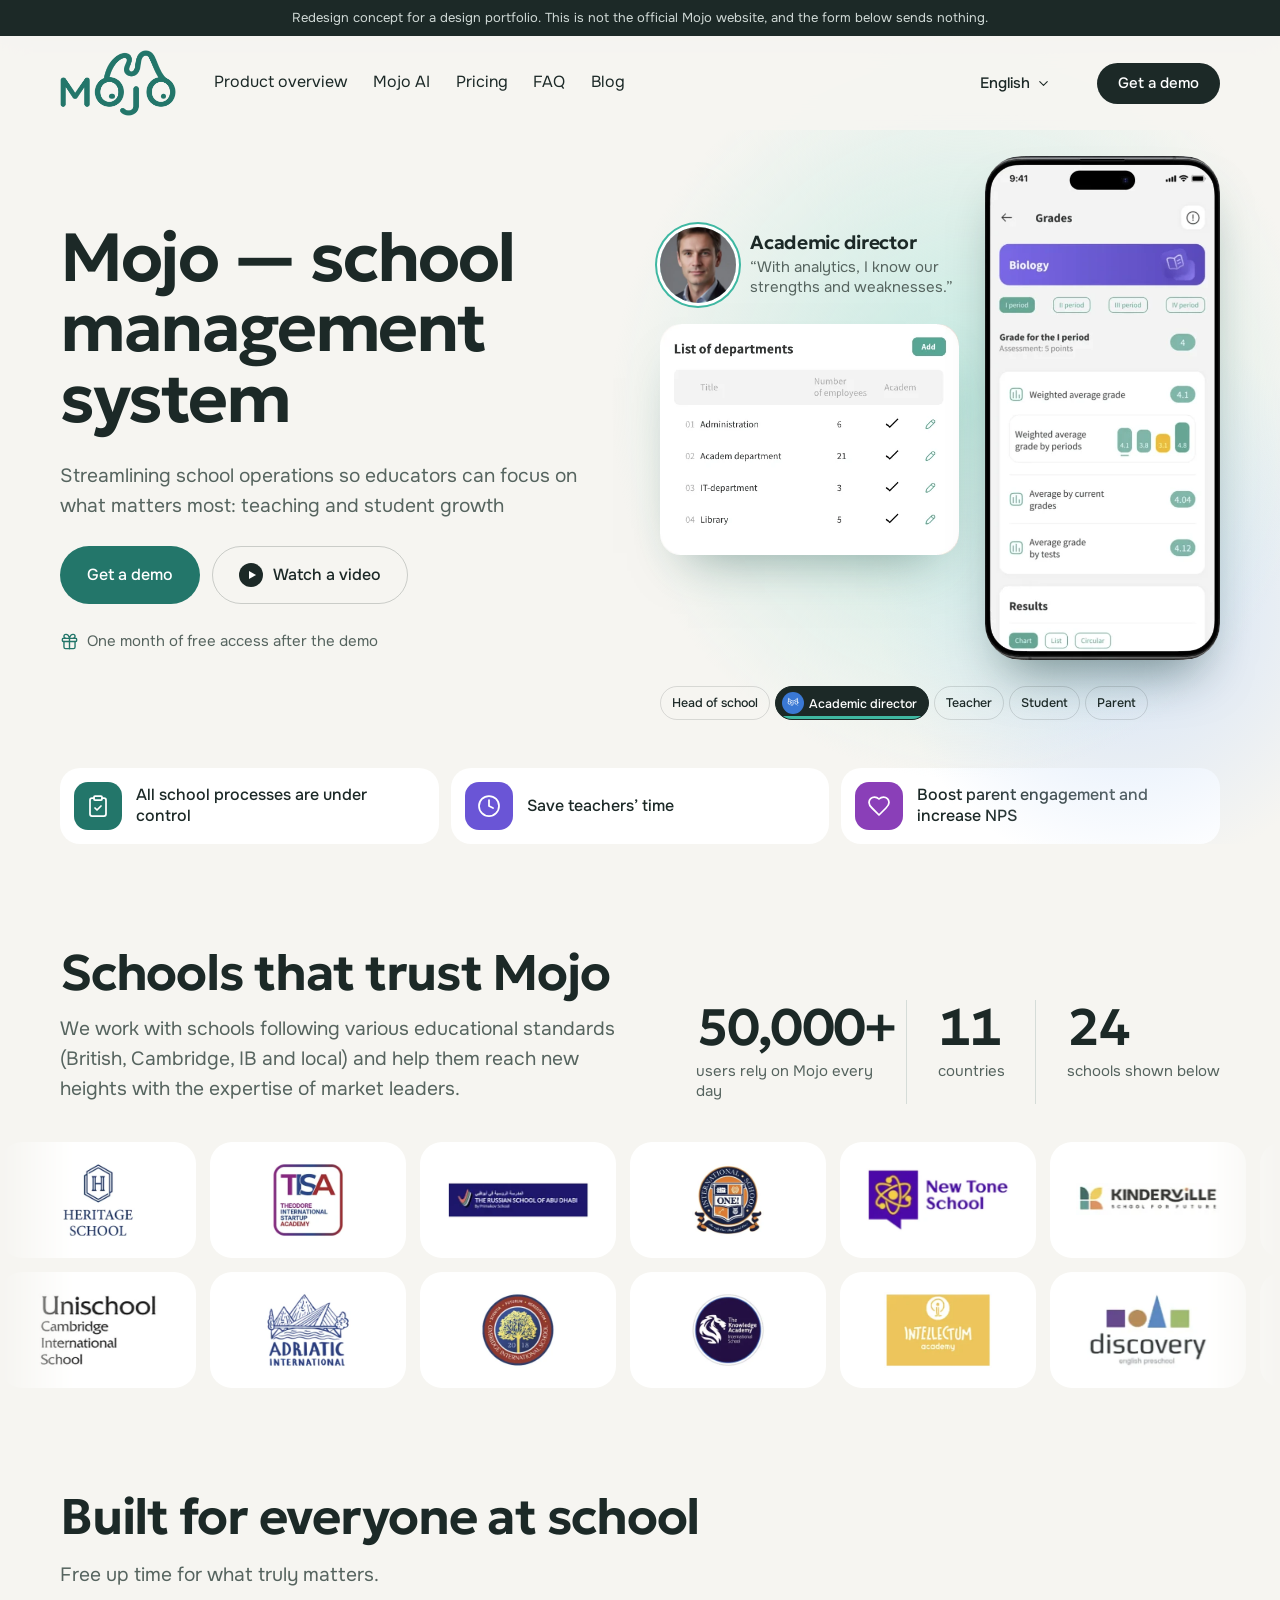
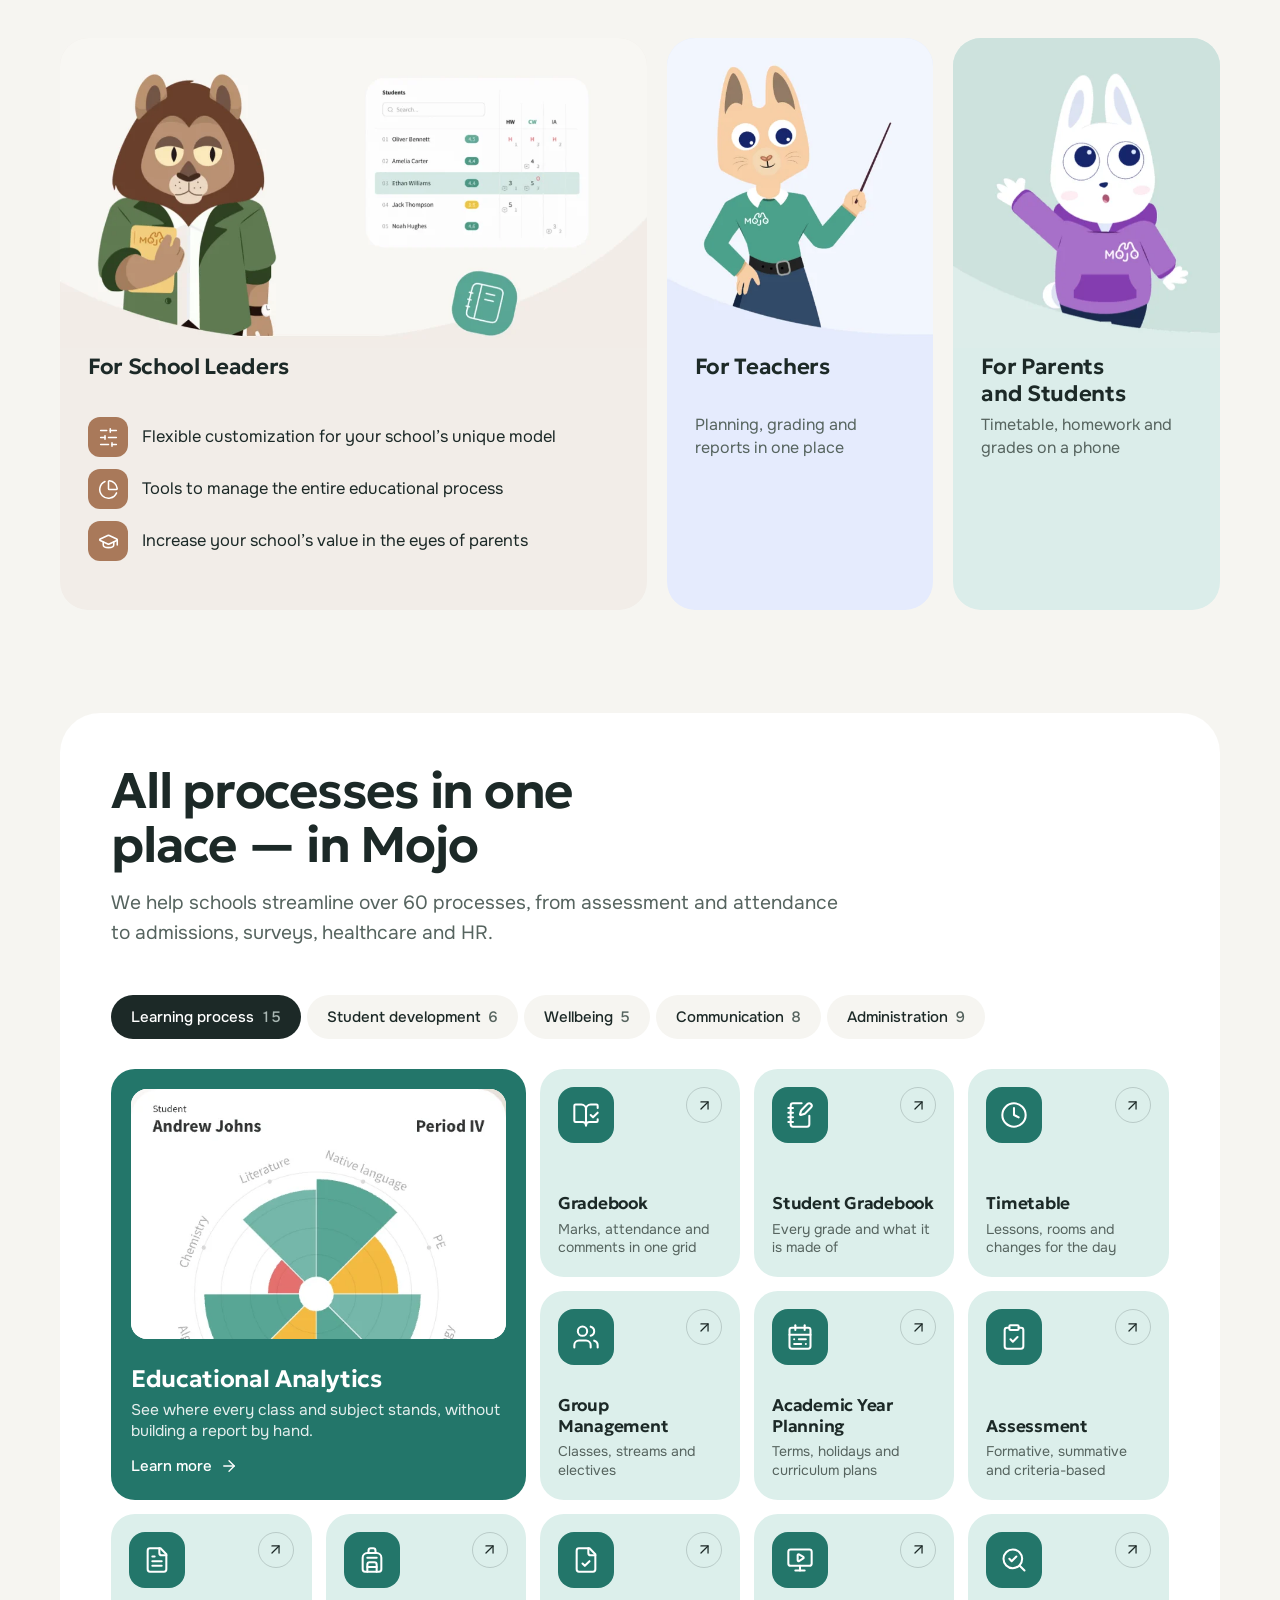
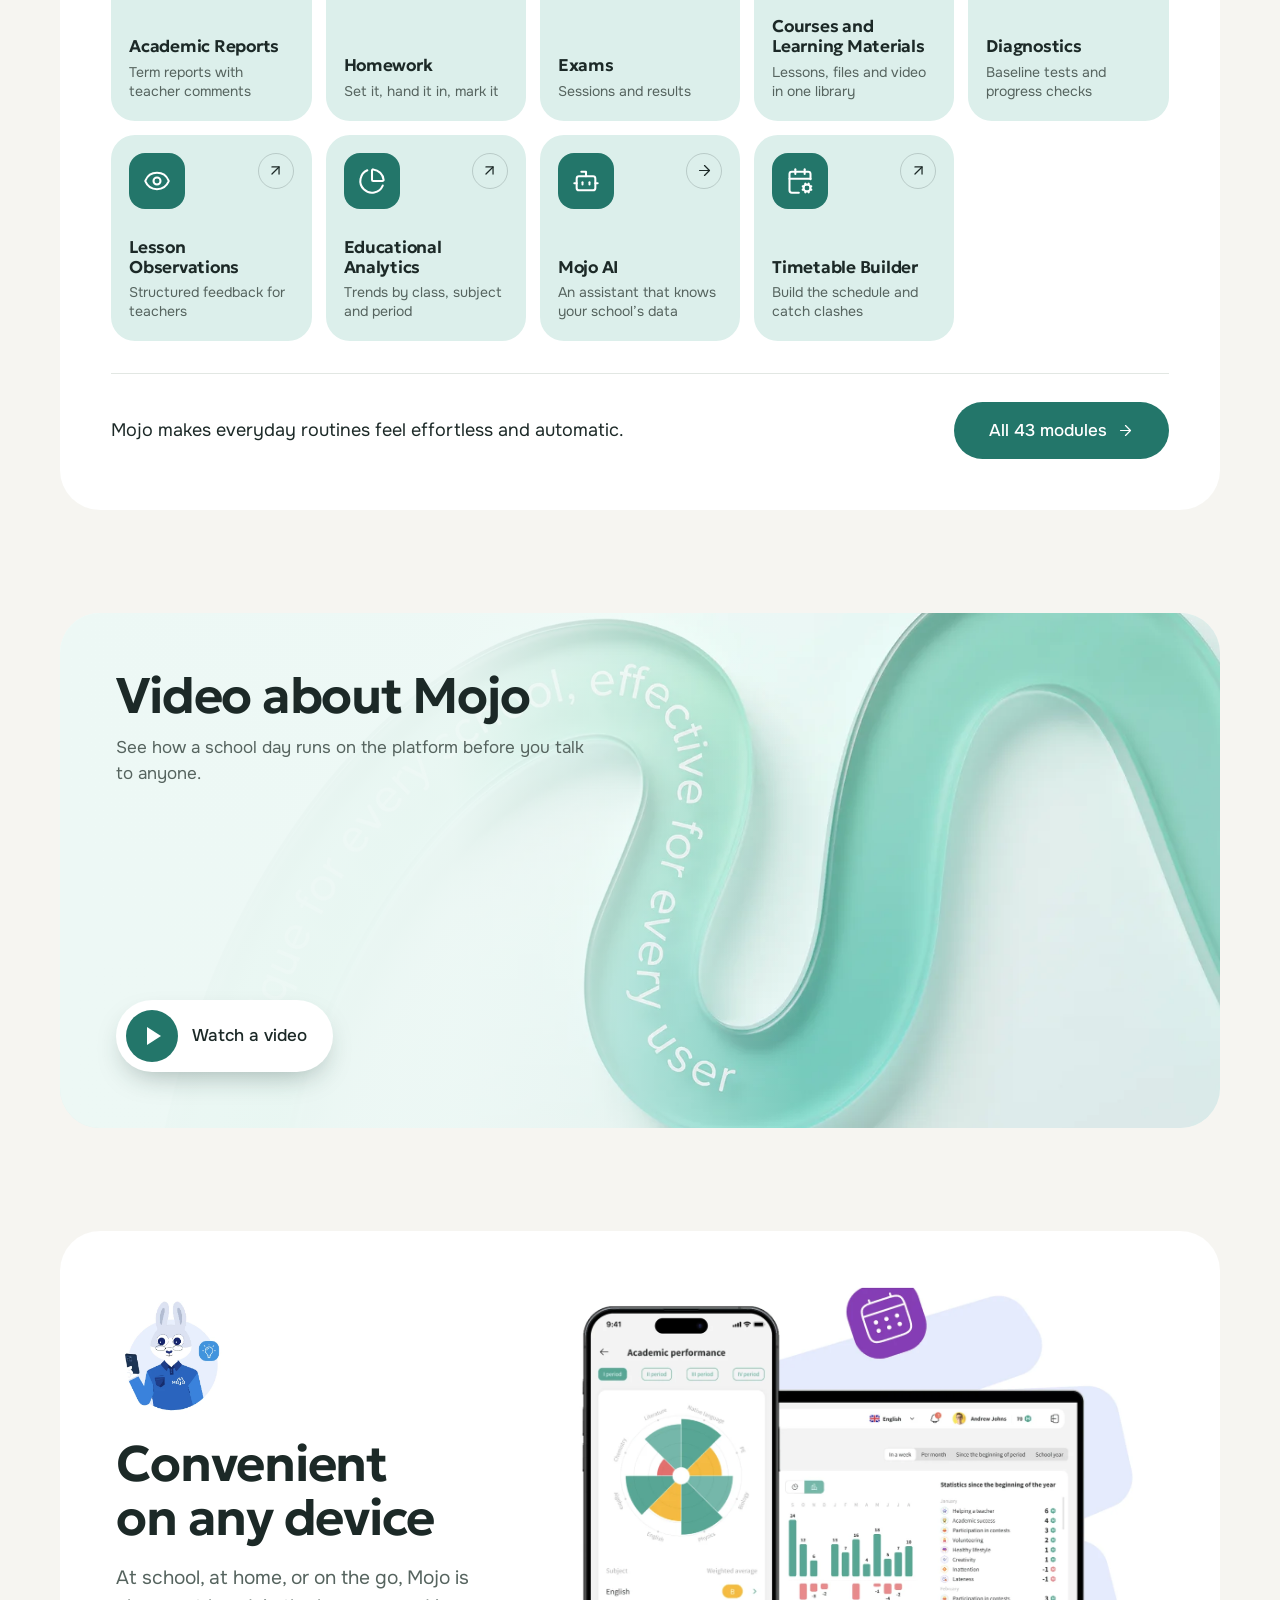
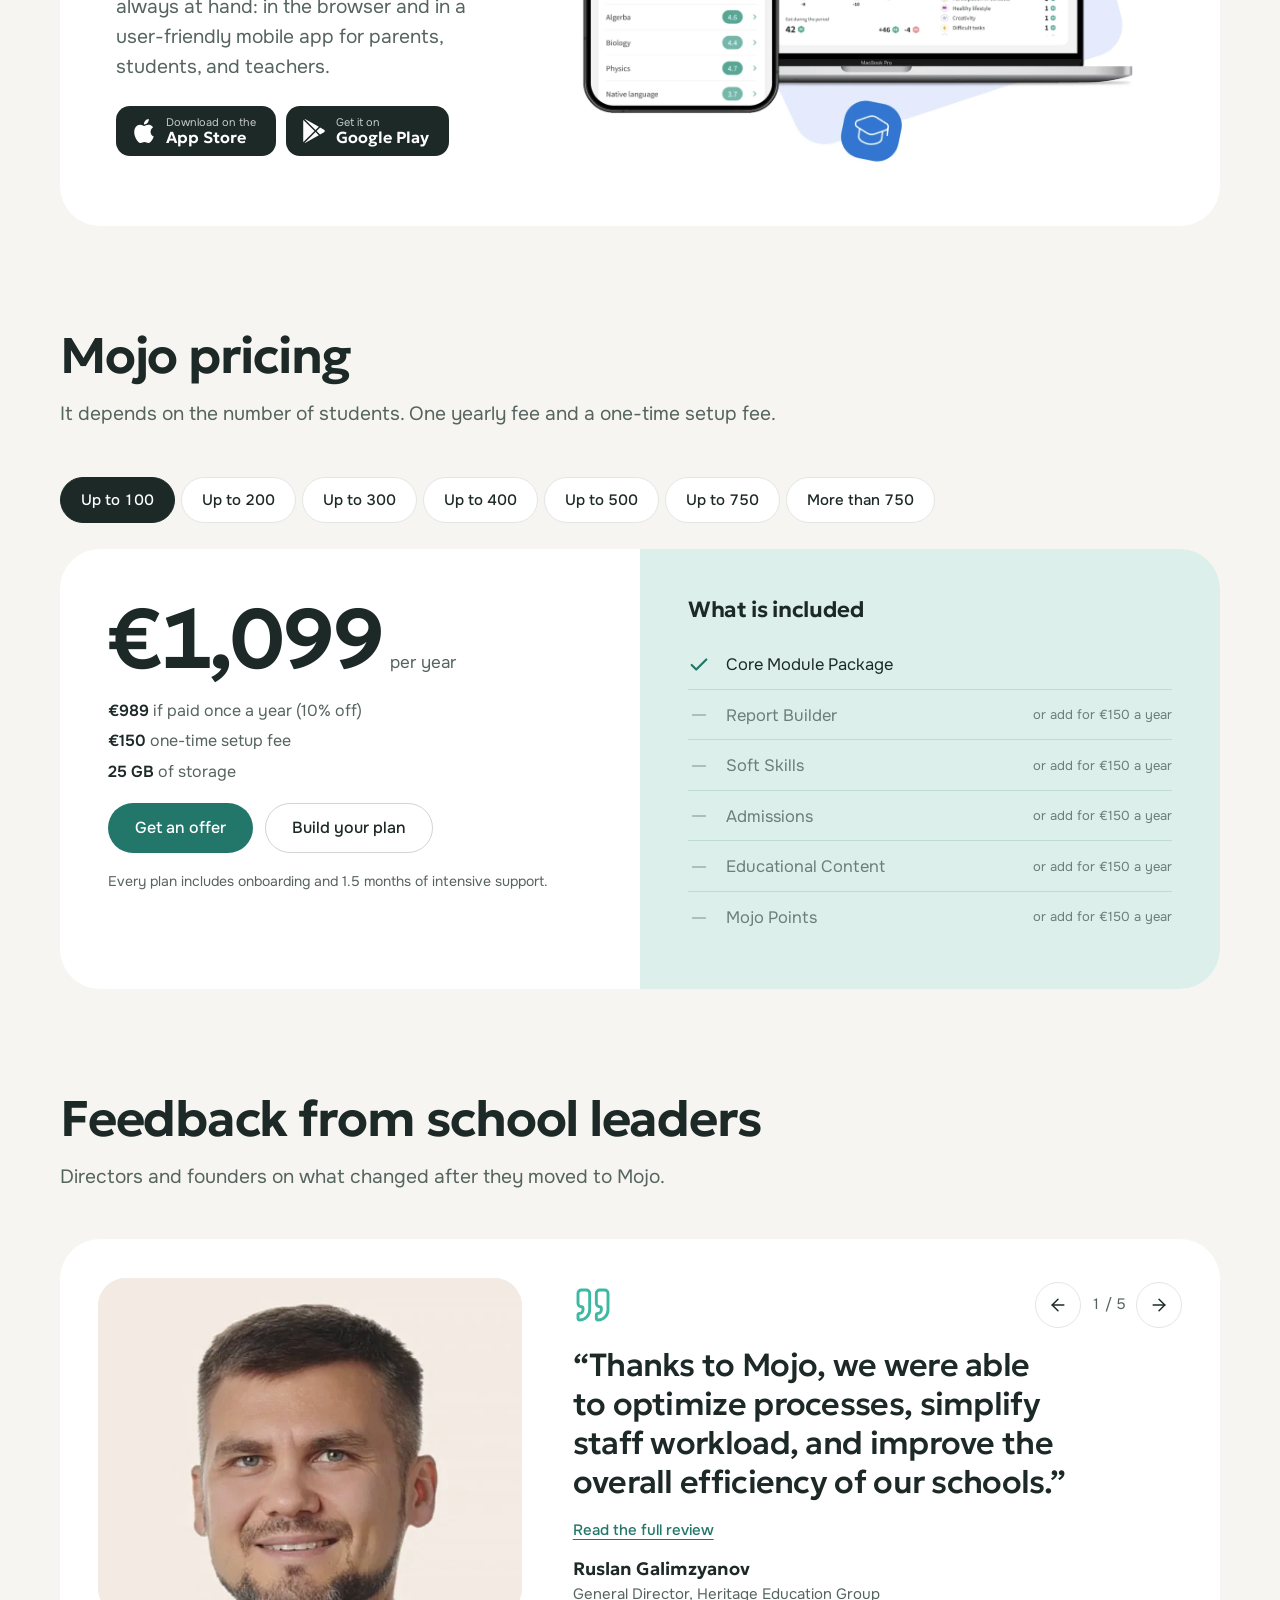
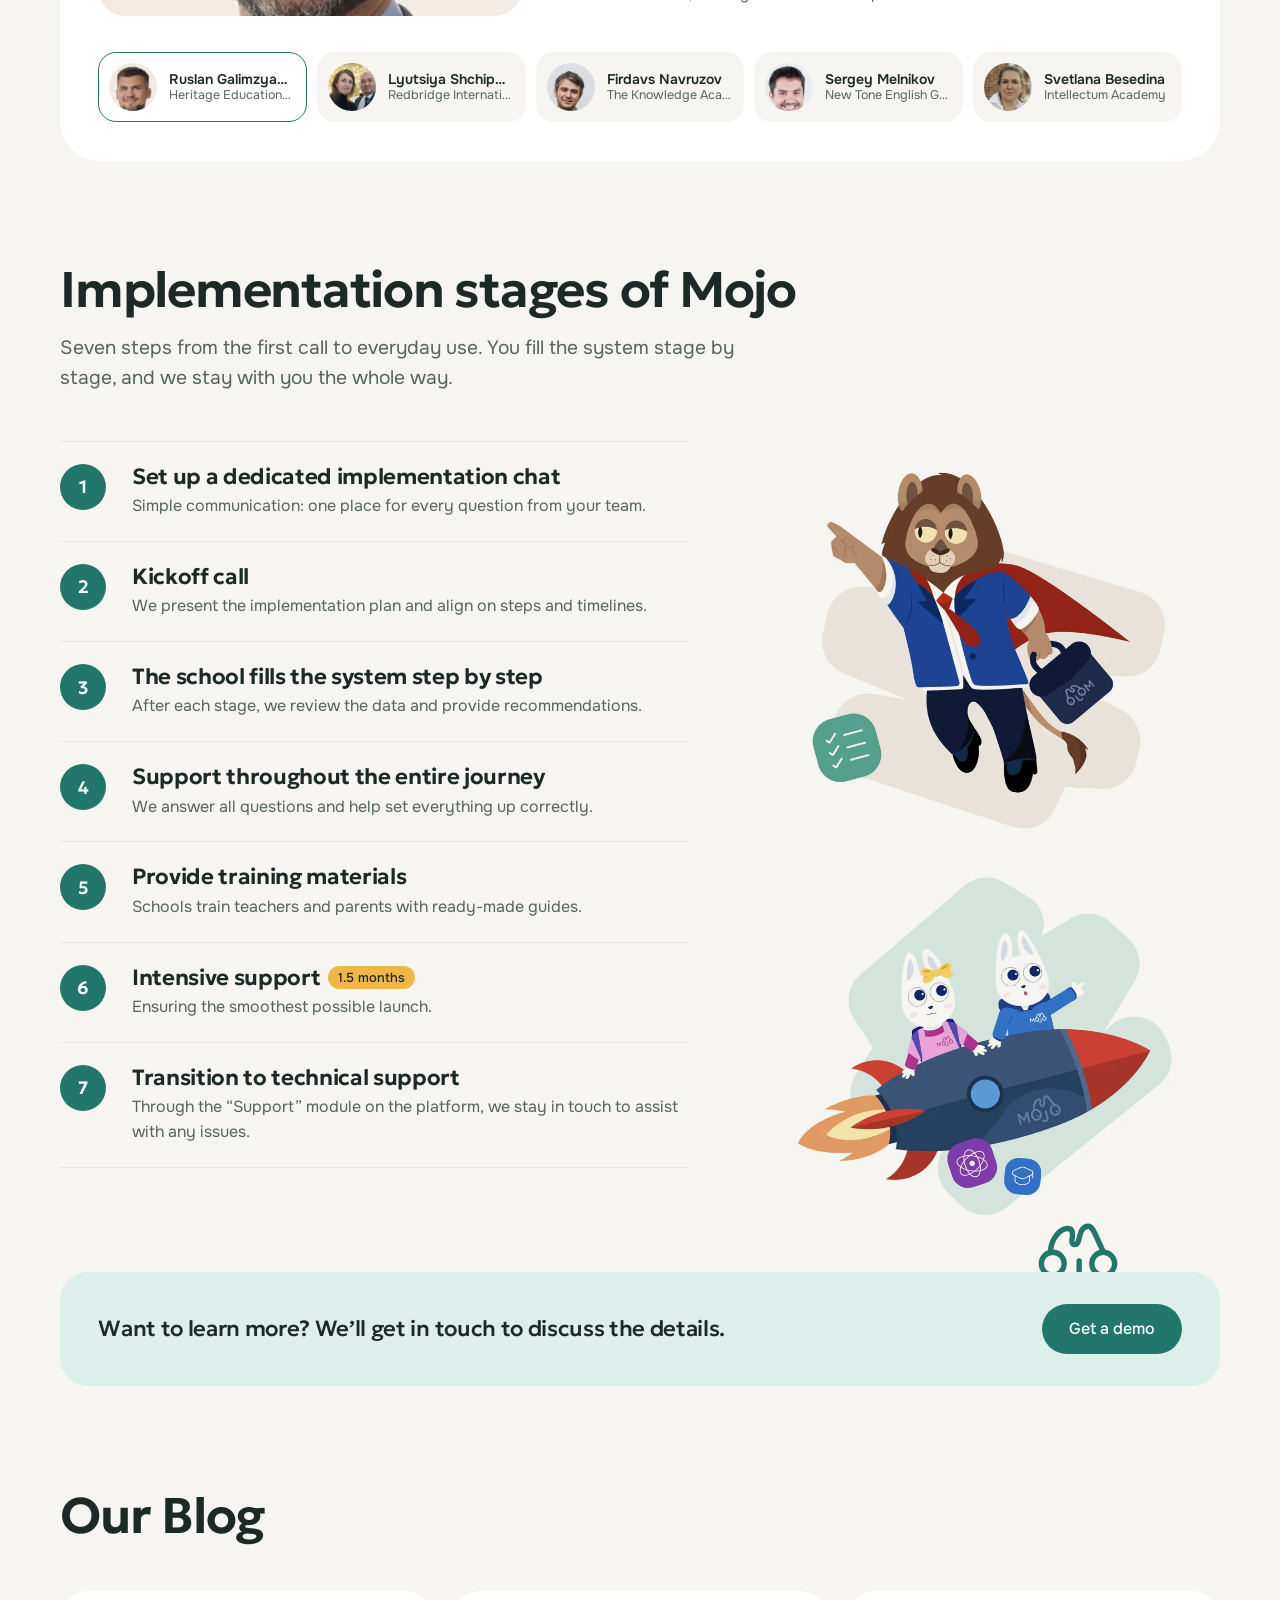
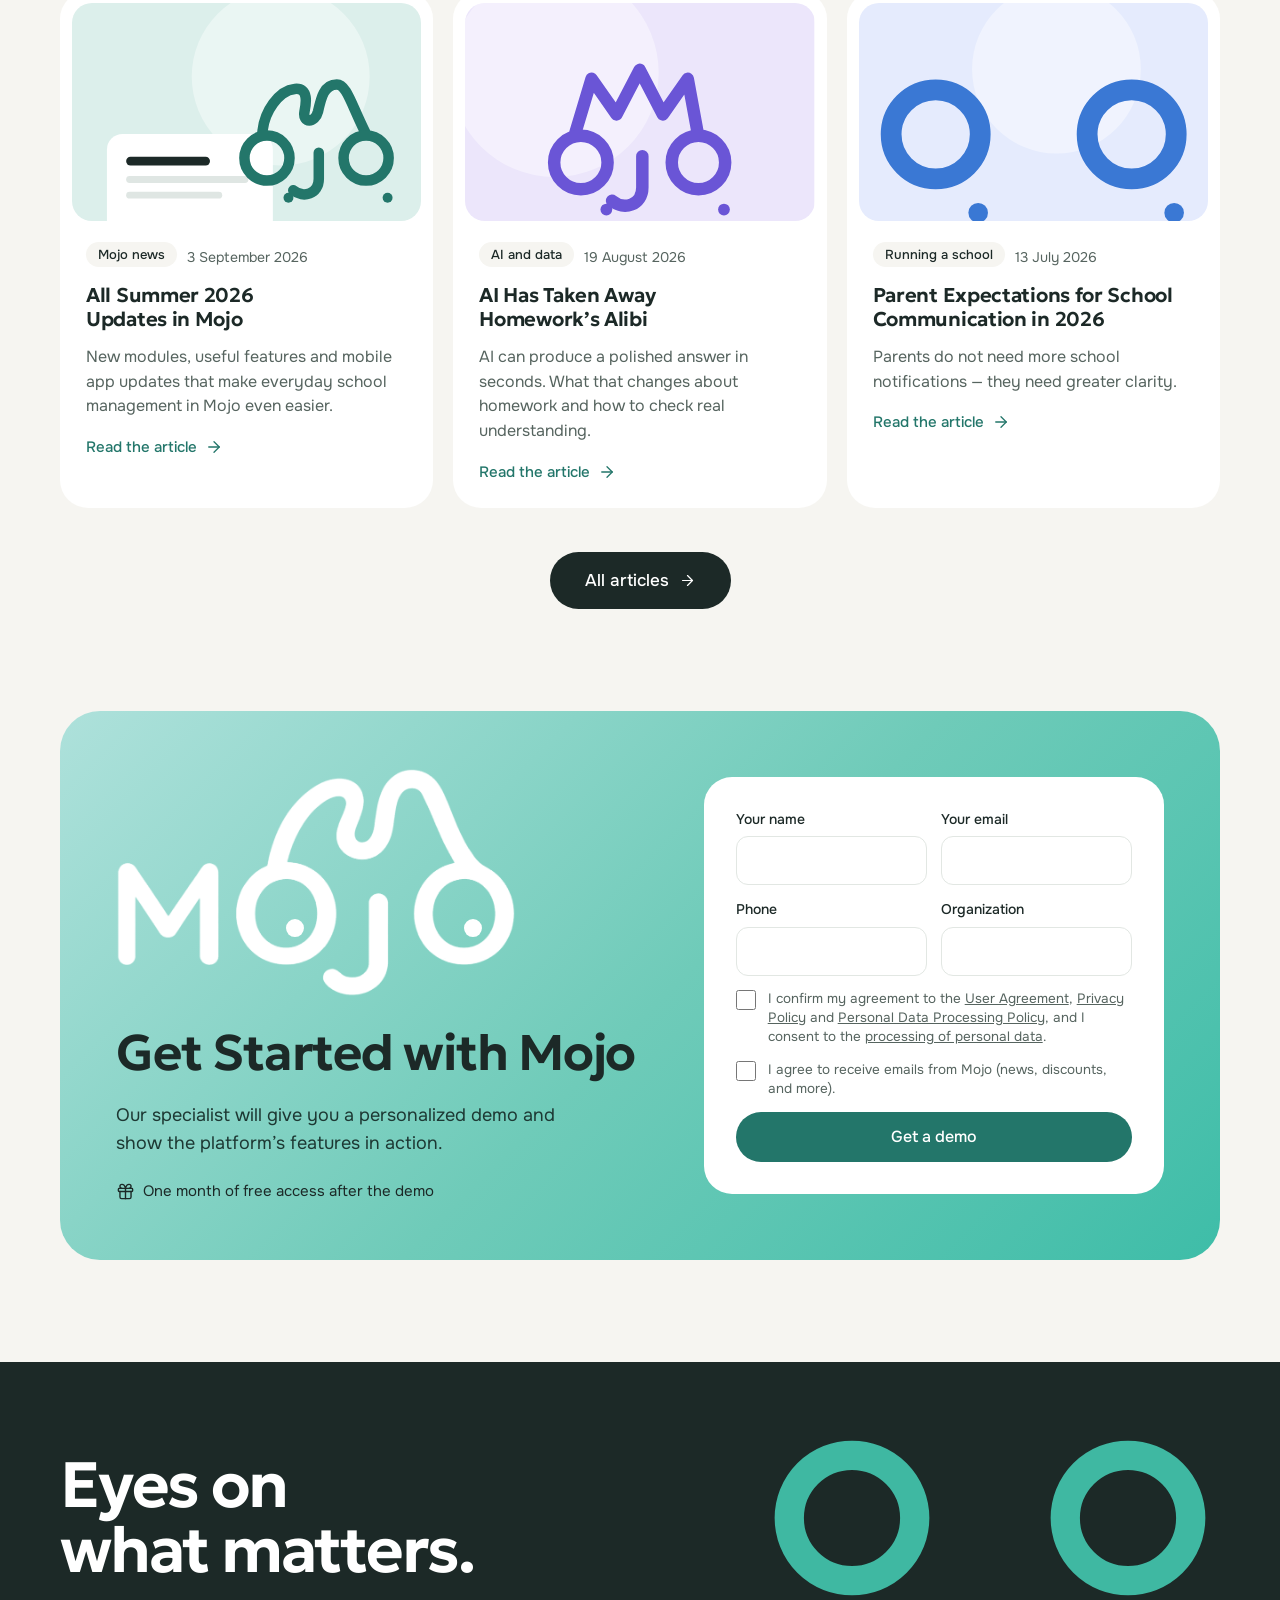
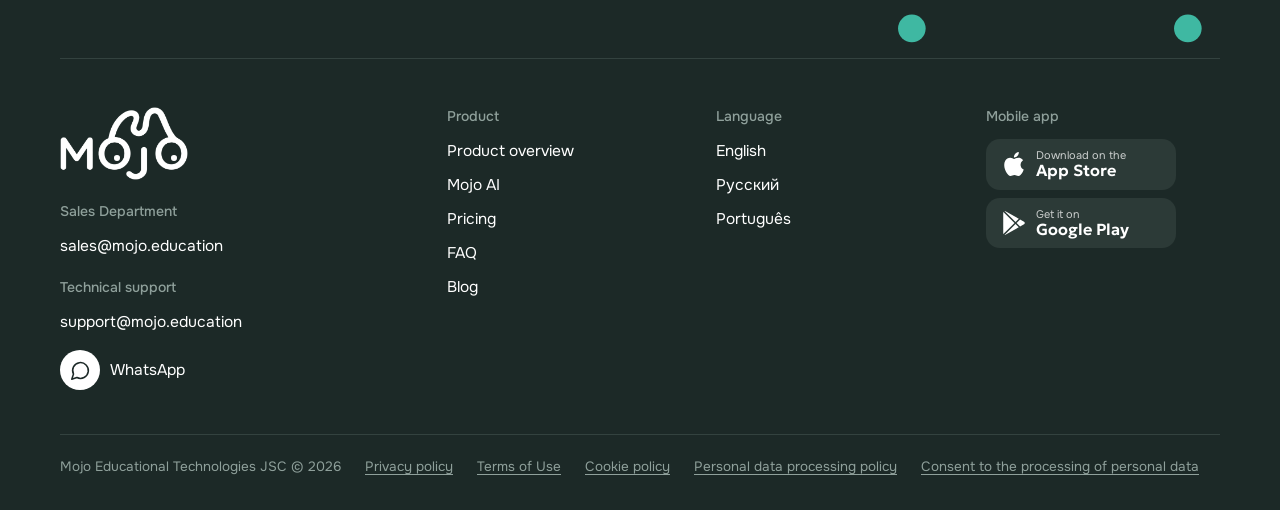
<file: index.html>
<!doctype html><html lang="en"><head><meta charset="utf-8"><meta name="viewport" content="width=device-width,initial-scale=1"><meta name="robots" content="noindex"><meta name="description" content="Redesign concept of the Mojo school management system website, made for a design portfolio. Not the official Mojo website."><style>body{margin:0}img{max-width:100%}[hidden]{display:none!important}</style></head><body><title>Mojo Redesign Concept</title>
<link rel="stylesheet" href="https://fonts.googleapis.com/css2?family=Geologica:wght@400..700&family=Onest:wght@400..600&display=swap">
<style>
/* Layout: left-aligned editorial headings on a 1240px grid; soft monoline-round shapes taken from the logo;
   one loud thing (the logo's eyes follow the cursor), everything else quiet. Single light theme by choice. */
:root{
  --paper:#f6f5f1; --white:#ffffff;
  --ink:#1c2927; --ink-2:#56645f; --line:#e2e7e3;
  --mint:#3fb8a2; --mint-deep:#23766a; --mint-wash:#dcefeb;
  --sand:#f2ede8; --peri:#e5ebfd; --lilac:#ece6fb; --butter:#fbf0d6; --rose:#f8e6e2;
  --brown:#a9795a; --blue:#3a78d4; --violet:#6a55d6; --sun:#efb648;
  --emerald:#17594f; --emerald-2:#2a8777;
  --soft-grad:radial-gradient(70% 90% at 92% 8%,#bfe7df 0%,transparent 62%),radial-gradient(60% 80% at 100% 100%,#d7e6f7 0%,transparent 60%),#eaf5f2;
  --display:"Geologica","Onest",system-ui,sans-serif;
  --body:"Onest",system-ui,-apple-system,"Segoe UI",sans-serif;
  --r-xl:40px; --r-lg:28px; --r-md:18px;
  --gutter:clamp(16px,4vw,40px);
  --logo:url("assets/logo.png");
}
*{box-sizing:border-box}
html{scroll-behavior:smooth}
body{background:var(--paper);color:var(--ink);font:400 17px/1.55 var(--body);-webkit-font-smoothing:antialiased}
h1,h2,h3,h4,p,ul,ol,figure,blockquote{margin:0}
ul,ol{padding:0;list-style:none}
a{color:inherit}
img,svg{display:block}
button{font-family:inherit}
h1,h2,h3{font-family:var(--display);font-weight:600;letter-spacing:-.025em;text-wrap:balance}
h1{font-size:clamp(38px,5.4vw,68px);line-height:1.04;letter-spacing:-.035em}
h2{font-size:clamp(30px,4vw,50px);line-height:1.08}
h3{font-size:22px;line-height:1.2;letter-spacing:-.015em}
.lead{font-size:clamp(17px,1.5vw,20px);color:var(--ink-2);max-width:56ch}
.wrap{max-width:1240px;margin-inline:auto;padding-inline:var(--gutter)}
.band{padding-block:clamp(56px,8vw,112px)}
.band--flush{padding-top:0}
.head{display:grid;gap:16px;margin-bottom:clamp(28px,4vw,48px);max-width:820px}
.i{width:1em;height:1em;flex:none}
:focus-visible{outline:3px solid var(--violet);outline-offset:3px;border-radius:8px}
@media (prefers-reduced-motion:reduce){html{scroll-behavior:auto}*{transition:none!important;animation:none!important}}

/* buttons */
.btn{display:inline-flex;align-items:center;justify-content:center;gap:10px;font:500 16px/1 var(--body);padding:16px 26px;border-radius:999px;border:1.5px solid transparent;text-decoration:none;cursor:pointer;transition:background .18s,color .18s,border-color .18s,box-shadow .18s,transform .18s}
.btn--primary{background:var(--mint-deep);color:var(--white)}
.btn--primary:hover{background:#1b5f55}
.btn--ink{background:var(--ink);color:var(--white)}
.btn--ink:hover{background:var(--mint-deep)}
.btn--ghost{border-color:color-mix(in srgb,var(--ink) 20%,transparent);color:var(--ink);background:transparent}
.btn--ghost:hover{background:var(--white);border-color:var(--white);box-shadow:0 10px 24px -12px rgba(28,74,66,.45)}
.btn--ghost:hover .play{background:var(--mint-deep)}
.btn--sm{padding:12px 20px;font-size:15px}
.btn--lg{padding:19px 34px;font-size:17px}
.play{width:24px;height:24px;border-radius:50%;background:var(--ink);display:grid;place-items:center;flex:none;transition:background .18s}
.play::after{content:"";border-left:7px solid var(--white);border-block:4.5px solid transparent;margin-left:2px}

/* logo with live eyes: both pupils always share one angle and stay on the rim */
.logo{position:relative;display:block;width:var(--w,116px);aspect-ratio:1165/666;container-type:inline-size;color:var(--mint-deep);flex:none}
.logo__ink{position:absolute;inset:0;background:currentColor;-webkit-mask:var(--logo) center/100% 100% no-repeat;mask:var(--logo) center/100% 100% no-repeat}
.pupil{position:absolute;top:63.44%;width:4.5%;aspect-ratio:1;border-radius:50%;background:currentColor;
  transform:translate(-50%,-50%) translate(calc(var(--dx,.512)*4.38cqw),calc(var(--dy,.859)*4.38cqw));transition:transform .16s ease-out}
.pupil:nth-of-type(1){left:42.49%}
.pupil:nth-of-type(2){left:86.95%}

/* concept note + header */
.note{background:var(--ink);color:#cfd8d5;font-size:13px;text-align:center;padding:8px var(--gutter)}
.top{position:sticky;top:env(safe-area-inset-top,0px);z-index:20;background:color-mix(in srgb,var(--paper) 86%,transparent);backdrop-filter:blur(14px);-webkit-backdrop-filter:blur(14px)}
.top__in{display:flex;align-items:center;gap:clamp(16px,3vw,44px);padding-block:14px}
.nav{display:flex;gap:clamp(14px,2vw,30px);font-size:16px;margin-right:auto}
.nav a{text-decoration:none;padding-block:6px;border-bottom:1.5px solid transparent;transition:border-color .18s}
.nav a:hover{border-color:var(--mint-deep)}
.lang{display:inline-flex;align-items:center;gap:6px;font:500 15px var(--body);background:none;border:0;color:var(--ink);cursor:pointer;padding:8px}
@media (max-width:900px){.nav{display:none}.lang{margin-left:auto}}

/* hero */
.hero{background:var(--soft-grad);border-radius:var(--r-xl);padding:clamp(24px,4.4vw,64px);display:grid;gap:clamp(28px,4vw,48px)}
.hero__main{display:grid;grid-template-columns:minmax(0,1fr) minmax(0,1.02fr);gap:clamp(28px,4vw,56px);align-items:center}
.hero__copy{display:grid;gap:26px;justify-items:start}
.hero__cta{display:flex;flex-wrap:wrap;gap:12px}
.stage{display:grid;grid-template-columns:minmax(0,1.12fr) minmax(0,.88fr);gap:clamp(14px,2vw,26px);align-items:center;min-width:0}
.persona{display:grid;gap:16px;min-width:0}
.persona__who{display:grid;grid-template-columns:76px minmax(0,1fr);gap:14px;align-items:center;min-height:86px}
.persona__who img{width:76px;height:76px;border-radius:50%;box-shadow:0 0 0 3px var(--white),0 0 0 5px var(--mint)}
.persona__who b{display:block;font:600 19px/1.2 var(--display);letter-spacing:-.015em}
.persona__who q{display:block;font-size:15px;line-height:1.35;color:var(--ink-2);quotes:"\201C" "\201D";margin-top:3px}
.persona__ui{aspect-ratio:518/470;display:grid;align-items:start}
.persona__ui img{width:100%;border-radius:7% / 9%;box-shadow:0 26px 50px -28px rgba(28,74,66,.5)}
.swap{transition:opacity .28s ease}
.swap.out{opacity:0}
.phone{width:100%;border-radius:15.5%/7.2%;box-shadow:0 30px 50px -20px rgba(20,50,45,.5)}
.roletabs{grid-column:1/-1;display:flex;flex-wrap:wrap;gap:6px}
.roletabs button{font:500 13px var(--body);padding:7px 11px;border-radius:999px;border:1.5px solid color-mix(in srgb,var(--ink) 14%,transparent);background:transparent;color:var(--ink);cursor:pointer;transition:background .18s,border-color .18s,color .18s}
.roletabs button:hover{background:var(--white);border-color:var(--white)}
.roletabs button[aria-selected="true"]{background:var(--ink);color:var(--white);border-color:var(--ink)}
.usps{display:grid;grid-template-columns:repeat(3,minmax(0,1fr));gap:12px}
.usp{display:grid;grid-template-columns:48px minmax(0,1fr);gap:14px;align-items:center;background:color-mix(in srgb,var(--white) 72%,transparent);border-radius:20px;padding:14px 18px 14px 14px;font:500 16px/1.3 var(--body)}
.usp span{width:48px;height:48px;border-radius:14px;display:grid;place-items:center;color:var(--white);font-size:24px}
@media (max-width:980px){.hero__main{grid-template-columns:1fr}.usps{grid-template-columns:1fr}}
@media (max-width:520px){.stage{grid-template-columns:1fr}.phone{display:none}}

/* trust */
.trust__head{display:grid;grid-template-columns:minmax(0,1fr) minmax(0,1fr);gap:20px 48px;align-items:end;margin-bottom:clamp(24px,3vw,40px)}
.trust__facts{display:flex;flex-wrap:wrap;gap:10px 32px;margin-top:14px;font-size:15px;color:var(--ink-2)}
.trust__facts b{display:block;font:600 30px/1.1 var(--display);letter-spacing:-.03em;color:var(--ink)}
.marq{overflow:hidden;display:grid;gap:14px;-webkit-mask:linear-gradient(90deg,transparent,#000 6%,#000 94%,transparent);mask:linear-gradient(90deg,transparent,#000 6%,#000 94%,transparent)}
.marq__row{display:flex;gap:14px;width:max-content;animation:slide 70s linear infinite}
.marq__row--rev{animation-direction:reverse}
.marq:hover .marq__row{animation-play-state:paused}
.marq li{flex:none;width:196px;height:116px;background:var(--white);border-radius:22px;display:grid;place-items:center;padding:20px 26px}
.marq img{max-width:100%;max-height:76px;width:auto;object-fit:contain}
@keyframes slide{to{transform:translateX(-50%)}}
@media (max-width:820px){.trust__head{grid-template-columns:1fr}.marq li{width:150px;height:92px}}
@media (prefers-reduced-motion:reduce){.marq{overflow-x:auto}}

/* roles: the open card grows, the others keep a title and one line */
.roles{display:flex;gap:20px;align-items:stretch}
.role{flex:1 1 0;min-width:0;border-radius:var(--r-lg);overflow:hidden;display:flex;flex-direction:column;cursor:pointer;transition:flex-grow .5s cubic-bezier(.3,.7,.2,1);text-align:left;border:0;padding:0;color:inherit;font:inherit}
.role.on{flex-grow:2.5;cursor:default}
.role img{width:100%;height:310px;object-fit:cover;object-position:left top}
.role__body{padding:6px 28px 30px;display:grid;gap:16px;align-content:start;min-height:250px}
.role__teaser{color:var(--ink-2);font-size:16px;line-height:1.4}
.role ul{display:none;gap:12px}
.role.on ul{display:grid}
.role.on .role__teaser{display:none}
.role li{display:grid;grid-template-columns:40px minmax(0,1fr);gap:14px;align-items:center;font-size:16.5px;line-height:1.35}
.role li span{width:40px;height:40px;border-radius:12px;display:grid;place-items:center;color:var(--white);font-size:21px;background:var(--tone)}
.role--sand{background:#f2ede8;--tone:var(--brown)}
.role--peri{background:#e5ebfd;--tone:var(--blue)}
.role--mint{background:#dbedea;--tone:var(--mint-deep)}
@media (max-width:900px){.roles{flex-direction:column}.role,.role.on{flex:none;cursor:default}.role ul{display:grid}.role__teaser{display:none}.role__body{min-height:0}.role img{height:auto;aspect-ratio:1000/529;object-position:left top}}

/* modules */
.mods{background:var(--white);border-radius:var(--r-xl);padding:clamp(24px,4vw,56px)}
.tabs{display:flex;gap:6px;overflow-x:auto;padding-bottom:6px;margin-bottom:24px;scrollbar-width:thin}
.tabs button{flex:none;font:500 15px var(--body);padding:12px 20px;border-radius:999px;border:0;background:var(--paper);color:var(--ink);cursor:pointer;white-space:nowrap;transition:background .18s,color .18s}
.tabs button:hover{background:var(--mint-wash)}
.tabs button span{color:var(--ink-2);margin-left:7px;font-variant-numeric:tabular-nums}
.tabs button[aria-selected="true"]{background:var(--ink);color:var(--white)}
.tabs button[aria-selected="true"] span{color:#aab8b4}
.grid{display:grid;grid-template-columns:repeat(auto-fill,minmax(196px,1fr));gap:14px}
.mod{position:relative;display:flex;flex-direction:column;gap:6px;min-height:206px;padding:18px 18px 20px;border-radius:24px;background:var(--tint);text-decoration:none;transition:transform .22s ease,box-shadow .22s ease}
.mod__ic{width:56px;height:56px;border-radius:16px;background:var(--white);color:var(--tone);display:grid;place-items:center;font-size:28px;margin-bottom:auto}
.mod__go{position:absolute;top:18px;right:18px;width:36px;height:36px;border-radius:50%;border:1.5px solid color-mix(in srgb,var(--ink) 18%,transparent);display:grid;place-items:center;font-size:17px;transition:background .2s,color .2s,border-color .2s,transform .2s}
.mod b{font:600 17px/1.2 var(--display);letter-spacing:-.015em;margin-top:22px}
.mod small{font-size:14px;line-height:1.35;color:var(--ink-2)}
.mod:hover{transform:translateY(-5px);box-shadow:0 22px 34px -22px rgba(28,41,39,.45)}
.mod:hover .mod__go{background:var(--ink);border-color:var(--ink);color:var(--white);transform:rotate(45deg)}
@media (max-width:560px){.grid{grid-template-columns:repeat(2,minmax(0,1fr));gap:10px}.mod{min-height:176px;padding:14px;border-radius:20px}.mod__ic{width:46px;height:46px;font-size:24px;border-radius:14px}.mod__go{top:14px;right:14px;width:30px;height:30px;font-size:15px}.mod b{font-size:15.5px}.mod small{font-size:13px}}
.mods__foot{display:flex;flex-wrap:wrap;gap:16px 24px;align-items:center;justify-content:space-between;margin-top:32px;padding-top:28px;border-top:1px solid var(--line);font-size:18px}

/* video */
.video{position:relative;display:block;border-radius:var(--r-xl);overflow:hidden;text-decoration:none;color:var(--ink);background:#e9f5f3;aspect-ratio:2.25/1;min-height:320px;width:100%}
.video>img{position:absolute;inset:0;width:100%;height:100%;object-fit:cover;object-position:right center;transition:transform .6s ease}
.video:hover>img{transform:scale(1.025)}
.video::before{content:"";position:absolute;inset:0;z-index:1;background:linear-gradient(90deg,#edf8f5 0%,rgba(237,248,245,.92) 34%,rgba(237,248,245,0) 64%)}
.video__copy{z-index:2;position:absolute;left:clamp(24px,4.4vw,64px);top:clamp(24px,4.4vw,64px);max-width:min(480px,70%);display:grid;gap:12px}
.video__copy p{color:var(--ink-2)}
.video__label{z-index:2;position:absolute;left:clamp(24px,4.4vw,64px);bottom:clamp(24px,4.4vw,64px);display:flex;align-items:center;gap:14px;background:var(--white);border-radius:999px;padding:10px 26px 10px 10px;font:500 17px var(--body);box-shadow:0 12px 30px -12px rgba(20,50,45,.4);transition:transform .2s}
.video:hover .video__label{transform:translateY(-3px)}
.video__label .play{width:52px;height:52px;background:var(--mint-deep)}
.video__label .play::after{border-left-width:14px;border-block-width:9px;margin-left:4px}

/* app */
.app{background:var(--white);border-radius:var(--r-xl);padding:clamp(24px,4.4vw,64px);display:grid;grid-template-columns:minmax(0,.8fr) minmax(0,1.2fr);gap:clamp(24px,4vw,56px);align-items:center}
.app__copy{display:grid;gap:18px;justify-items:start}
.app__copy>img{width:120px}
.app__devices{width:100%}
.stores{display:flex;flex-wrap:wrap;gap:10px;margin-top:6px}
.store{display:inline-flex;align-items:center;gap:10px;background:var(--ink);color:var(--white);border-radius:14px;padding:10px 20px 10px 16px;text-decoration:none;font-size:22px;transition:background .18s,transform .18s}
.store:hover{background:var(--mint-deep);transform:translateY(-2px)}
.store small{display:block;font-size:11px;line-height:1.1;opacity:.75}
.store b{display:block;font:600 16px/1.15 var(--display)}
@media (max-width:900px){.app{grid-template-columns:1fr}}

/* pricing */
.price{display:grid;grid-template-columns:minmax(0,1fr) minmax(0,1fr);border-radius:var(--r-xl);overflow:hidden;background:var(--white)}
.price__main{padding:clamp(24px,4vw,48px);display:grid;gap:18px;align-content:start;justify-items:start}
.price__side{padding:clamp(24px,4vw,48px);background:var(--mint-wash);display:grid;gap:18px;align-content:start}
.sizes{display:flex;gap:6px;overflow-x:auto;padding-bottom:6px;margin-bottom:20px;scrollbar-width:thin}
.sizes button{flex:none;font:500 15px var(--body);padding:12px 20px;border-radius:999px;border:1.5px solid var(--line);background:var(--white);color:var(--ink);cursor:pointer;font-variant-numeric:tabular-nums;transition:background .18s,border-color .18s,color .18s}
.sizes button:hover{border-color:var(--mint-deep)}
.sizes button[aria-pressed="true"]{background:var(--ink);border-color:var(--ink);color:var(--white)}
.amount{font:600 clamp(48px,7vw,84px)/1 var(--display);letter-spacing:-.04em;font-variant-numeric:tabular-nums}
.amount small{font:400 17px var(--body);letter-spacing:0;color:var(--ink-2);margin-left:8px}
.facts{display:grid;gap:6px;color:var(--ink-2);font-size:16px}
.facts b{color:var(--ink);font-weight:600}
.incl{display:grid;gap:2px}
.incl li{display:grid;grid-template-columns:26px minmax(0,1fr) auto;gap:12px;align-items:center;font-size:16.5px;padding-block:11px;border-bottom:1px solid color-mix(in srgb,var(--mint-deep) 16%,transparent)}
.incl li:last-child{border-bottom:0}
.incl .i{font-size:22px;color:var(--mint-deep);stroke-width:2.4}
.incl li.off{color:#6d7d78}
.incl li.off .i{color:#9fb0ab;stroke-width:1.75}
.incl small{font-size:13px;color:#6d7d78;white-space:nowrap}
.fine{font-size:14px;color:var(--ink-2)}
@media (max-width:820px){.price{grid-template-columns:1fr}.incl li{grid-template-columns:26px minmax(0,1fr)}.incl small{grid-column:2;white-space:normal}}

/* testimonials */
.tm{background:var(--white);border-radius:var(--r-xl);padding:clamp(20px,3vw,40px);display:grid;gap:clamp(20px,3vw,36px)}
.tm__main{display:grid;grid-template-columns:minmax(0,.82fr) minmax(0,1.18fr);gap:clamp(20px,4vw,56px);align-items:start}
.tm__photo{width:100%;aspect-ratio:5/4;object-fit:cover;border-radius:var(--r-lg);background:var(--sand)}
.tm__text{display:grid;gap:18px;align-content:start;padding-top:4px}
.tm__bar{display:flex;align-items:center;justify-content:space-between;gap:16px}
.tm__mark{font-size:40px;color:var(--mint)}
.tm__nav{display:flex;align-items:center;gap:10px;font-size:15px;color:var(--ink-2);font-variant-numeric:tabular-nums}
.round{width:46px;height:46px;border-radius:50%;border:1.5px solid var(--line);background:var(--white);color:var(--ink);display:grid;place-items:center;font-size:20px;cursor:pointer;transition:background .18s,color .18s,border-color .18s}
.round:hover{background:var(--mint-deep);border-color:var(--mint-deep);color:var(--white)}
.tm__lead{font:500 clamp(22px,2.5vw,32px)/1.22 var(--display);letter-spacing:-.022em;text-wrap:balance}
.tm__rest{display:grid;gap:12px;color:var(--ink-2);font-size:16.5px;max-width:62ch}
.tm__more{justify-self:start;background:none;border:0;padding:0;font:500 15px var(--body);color:var(--mint-deep);cursor:pointer;text-decoration:underline;text-underline-offset:4px}
.tm__who b{display:block;font:600 18px/1.25 var(--display)}
.tm__who span{font-size:15px;color:var(--ink-2)}
.tm__pick{display:grid;grid-template-columns:repeat(5,minmax(0,1fr));gap:10px}
.tm__pick button{display:grid;grid-template-columns:48px minmax(0,1fr);gap:12px;align-items:center;text-align:left;background:var(--paper);border:1.5px solid transparent;border-radius:18px;padding:10px 12px 10px 10px;cursor:pointer;color:var(--ink);transition:background .18s,border-color .18s}
.tm__pick button:hover{background:var(--mint-wash)}
.tm__pick button[aria-selected="true"]{background:var(--white);border-color:var(--mint-deep)}
.tm__pick img{width:48px;height:48px;border-radius:50%;object-fit:cover}
.tm__pick b{display:block;font:600 14px/1.2 var(--body);overflow:hidden;text-overflow:ellipsis;white-space:nowrap}
.tm__pick small{display:block;font-size:12.5px;line-height:1.25;color:var(--ink-2);overflow:hidden;text-overflow:ellipsis;white-space:nowrap}
@media (max-width:980px){.tm__pick{grid-template-columns:repeat(5,56px);justify-content:start}.tm__pick button{grid-template-columns:1fr;padding:3px;border-radius:50%}.tm__pick button span{display:none}}
@media (max-width:760px){.tm__main{grid-template-columns:1fr}}

/* rollout */
.roll{display:grid;grid-template-columns:minmax(0,1.15fr) minmax(0,.85fr);gap:clamp(28px,5vw,80px);align-items:stretch}
.roll__art{display:grid;align-content:space-between;justify-items:center;gap:32px}
.roll__art img{width:min(100%,400px);mix-blend-mode:multiply}
.steps{counter-reset:s;display:grid;align-content:start}
.steps li{counter-increment:s;display:grid;grid-template-columns:52px minmax(0,1fr);gap:20px;padding-block:22px;border-top:1px solid var(--line)}
.steps li:last-child{border-bottom:1px solid var(--line)}
.steps li::before{content:counter(s);width:46px;height:46px;border-radius:50%;background:var(--mint-deep);display:grid;place-items:center;font:600 18px var(--display);color:var(--white)}
.steps p{color:var(--ink-2);font-size:16px;margin-top:4px}
.chip{display:inline-block;font:500 13px var(--body);background:var(--sun);border-radius:999px;padding:3px 10px;margin-left:8px;vertical-align:3px;letter-spacing:0}
.ask{margin-top:clamp(28px,4vw,48px);background:var(--mint-wash);border-radius:var(--r-lg);padding:clamp(20px,3vw,32px) clamp(20px,3vw,40px);display:flex;flex-wrap:wrap;gap:16px 32px;align-items:center;justify-content:space-between}
.ask p{font:500 clamp(18px,1.8vw,22px)/1.3 var(--display);letter-spacing:-.015em}
@media (max-width:900px){.roll{grid-template-columns:1fr}.roll__art{grid-template-columns:1fr 1fr;align-items:center}.roll__art img{width:100%}}

/* blog */
.posts{display:grid;grid-template-columns:repeat(3,minmax(0,1fr));gap:20px}
.post{display:grid;gap:14px;text-decoration:none;align-content:start;background:var(--white);border-radius:var(--r-lg);padding:12px 12px 26px;transition:transform .25s ease,box-shadow .25s ease}
.post:hover{transform:translateY(-8px);box-shadow:0 30px 44px -28px rgba(28,41,39,.5)}
.post__cover{border-radius:20px;aspect-ratio:16/10;overflow:hidden}
.post__cover svg{width:100%;height:100%;transition:transform .5s ease}
.post:hover .post__cover svg{transform:scale(1.05)}
.post>*:not(.post__cover){padding-inline:14px}
.post time{font-size:14px;color:var(--ink-2);margin-top:6px}
.post p{font-size:16px;color:var(--ink-2)}
.post__go{display:inline-flex;align-items:center;gap:8px;font:500 15px var(--body);color:var(--mint-deep);margin-top:4px}
.post__go .i{font-size:18px;transition:transform .2s}
.post:hover .post__go .i{transform:translateX(5px)}
.posts__all{display:flex;justify-content:center;margin-top:clamp(28px,4vw,44px)}
@media (max-width:820px){.posts{grid-template-columns:1fr}}

/* closing */
.close{background:radial-gradient(60% 90% at 12% 0%,color-mix(in srgb,var(--mint) 55%,transparent) 0%,transparent 60%),linear-gradient(150deg,var(--emerald-2) 0%,var(--emerald) 70%);color:var(--white);border-radius:var(--r-xl);padding:clamp(24px,4.4vw,64px);display:grid;grid-template-columns:minmax(0,1fr) minmax(0,460px);gap:clamp(28px,5vw,72px);align-items:center}
.close__copy{display:grid;gap:22px}
.close .logo{--w:min(100%,400px);color:var(--white);margin-bottom:8px}
.close p{font-size:18px;max-width:38ch;opacity:.88}
.form{background:var(--white);color:var(--ink);border-radius:var(--r-lg);padding:clamp(20px,3vw,32px);display:grid;grid-template-columns:1fr 1fr;gap:14px}
.form label.f{display:grid;gap:6px;font-size:14px;font-weight:500}
.form input[type=text],.form input[type=email],.form input[type=tel]{font:400 16px var(--body);padding:13px 14px;border-radius:12px;border:1.5px solid var(--line);background:var(--white);color:var(--ink);width:100%;min-width:0}
.form input:focus{outline:none;border-color:var(--mint-deep)}
.form .wide{grid-column:1/-1}
.check{display:grid;grid-template-columns:22px minmax(0,1fr);gap:10px;align-items:start;font-size:13.5px;line-height:1.4;color:var(--ink-2)}
.check input{width:20px;height:20px;margin:0;accent-color:var(--mint-deep)}
.form__ok{background:var(--mint-wash);border-radius:12px;padding:14px;font-size:15px}
@media (max-width:900px){.close{grid-template-columns:1fr}.close .logo{--w:240px}}
@media (max-width:460px){.form{grid-template-columns:1fr}}

/* footer */
footer{background:var(--ink);color:#c5d0cc;margin-top:clamp(56px,8vw,112px);padding-block:clamp(40px,5vw,72px) 32px;font-size:15.5px}
.foot{display:grid;grid-template-columns:minmax(0,1.5fr) repeat(3,minmax(0,1fr));gap:36px}
.foot .logo{--w:128px;color:var(--white);margin-bottom:22px}
.foot h4{font:500 14px var(--body);color:#8fa09b;margin:0 0 14px}
.foot ul{display:grid;gap:10px}
.foot a{text-decoration:none;color:var(--white);transition:color .18s}
.foot a:hover{color:var(--mint)}
.sel{user-select:all;color:var(--white)}
.wa{display:inline-flex;align-items:center;gap:10px;margin-top:6px}
.wa span{width:40px;height:40px;border-radius:50%;background:var(--white);color:var(--ink);display:grid;place-items:center;font-size:21px;transition:background .18s}
.wa:hover span{background:var(--mint)}
.foot .store{background:#2c3a37;margin-bottom:8px;width:100%;max-width:190px}
.foot .store:hover{background:var(--mint-deep);color:var(--white)}
.legal{margin-top:44px;padding-top:22px;border-top:1px solid #33423f;display:flex;flex-wrap:wrap;gap:8px 24px;font-size:13.5px;color:#8fa09b}
.legal a{color:#8fa09b;text-decoration:underline;text-underline-offset:3px}
.legal a:hover{color:var(--white)}
@media (max-width:900px){.foot{grid-template-columns:1fr 1fr}}

.totop{position:fixed;right:max(18px,calc((100vw - 1340px)/2));bottom:calc(22px + env(safe-area-inset-bottom,0px));z-index:30;width:54px;height:54px;border-radius:50%;border:0;background:var(--mint-deep);color:var(--white);font-size:24px;display:grid;place-items:center;cursor:pointer;box-shadow:0 14px 28px -12px rgba(20,50,45,.6);opacity:0;pointer-events:none;transform:translateY(10px);transition:opacity .25s,transform .25s,background .18s}
.totop.show{opacity:1;pointer-events:auto;transform:none}
.totop:hover{background:var(--ink)}

/* ===== multi-page additions ===== */
:root{--hh:74px}
.nav a[aria-current="page"]{color:var(--mint-deep);border-color:var(--mint-deep)}
@media (max-width:900px){:root{--hh:112px}.top__in{flex-wrap:wrap;row-gap:8px}.nav{display:flex;order:5;width:100%;overflow-x:auto;gap:22px;margin:0;white-space:nowrap;scrollbar-width:none}}
.trial{display:inline-flex;gap:8px;align-items:center;font-size:15px;color:var(--ink-2)}
.trial .i{color:var(--mint-deep);font-size:19px}
.close .trial{color:#d5e8e3}.close .trial .i{color:#9fe0d2}
.pagetop{padding-top:clamp(8px,2vw,24px)}
.phero{background:var(--white);border-radius:var(--r-xl);padding:clamp(24px,4.4vw,64px);display:grid;grid-template-columns:minmax(0,1.05fr) minmax(0,.95fr);gap:clamp(24px,4vw,56px);align-items:center}
.phero--soft{background:var(--soft-grad)}
.phero__copy{display:grid;gap:22px;justify-items:start}
.phero h1,.head--page h1{font-size:clamp(36px,5vw,60px)}
.phero__art{width:100%;border-radius:var(--r-lg)}
.head--page{padding-top:clamp(24px,4vw,56px)}
@media (max-width:900px){.phero{grid-template-columns:1fr}}

.subnav{position:sticky;top:calc(var(--hh) + env(safe-area-inset-top,0px));z-index:10;background:color-mix(in srgb,var(--paper) 90%,transparent);backdrop-filter:blur(12px);-webkit-backdrop-filter:blur(12px);display:flex;gap:6px;overflow-x:auto;padding-block:12px;margin-top:clamp(20px,3vw,36px);scrollbar-width:none}
.subnav a,.pills button{flex:none;font:500 15px var(--body);padding:11px 18px;border-radius:999px;background:var(--white);color:var(--ink);text-decoration:none;white-space:nowrap;border:0;cursor:pointer;transition:background .18s,color .18s}
.subnav a span,.pills button span{color:var(--ink-2);margin-left:7px;font-variant-numeric:tabular-nums}
.subnav a:hover,.pills button:hover{background:var(--mint-wash)}
.subnav a.on,.pills button[aria-pressed="true"]{background:var(--ink);color:var(--white)}
.subnav a.on span,.pills button[aria-pressed="true"] span{color:#aab8b4}
.pills{display:flex;gap:6px;overflow-x:auto;padding-bottom:6px;margin-bottom:24px;scrollbar-width:none}
.msec{padding-block:clamp(24px,3.4vw,44px);scroll-margin-top:calc(var(--hh) + 76px);display:grid;gap:8px}
.msec h2{font-size:clamp(26px,3vw,38px)}
.msec .grid{margin-top:16px}
.msec .mod{background:var(--white)}
.msec .mod__ic{background:var(--tint)}

/* Mojo AI */
.ra{background:var(--white);border-radius:var(--r-lg);padding:clamp(16px,2vw,24px);box-shadow:0 30px 60px -34px rgba(28,74,66,.5);display:grid;gap:16px}
.ra__top{display:flex;align-items:center;gap:10px;font:600 17px var(--display)}
.ra__top .i{font-size:22px;color:var(--mint-deep)}
.ra__cols{display:grid;grid-template-columns:minmax(0,1fr) auto minmax(0,1.15fr);gap:12px;align-items:stretch}
.ra__box{border-radius:16px;padding:16px;font-size:15px;line-height:1.5;background:var(--paper)}
.ra__box small{display:block;font-size:12.5px;color:var(--ink-2);margin-bottom:8px;font-style:normal}
.ra__box--in{font-style:italic;color:var(--ink-2)}
.ra__box--out{background:var(--mint-wash)}
.ra__arrow{align-self:center;width:36px;height:36px;border-radius:50%;background:var(--mint-deep);color:var(--white);display:grid;place-items:center;font-size:18px}
.ra__tools{display:flex;flex-wrap:wrap;gap:8px}
.ra__tools span{display:inline-flex;align-items:center;gap:8px;font-size:13.5px;padding:8px 12px;border-radius:999px;background:var(--paper)}
.ra__tools .i{font-size:16px;color:var(--mint-deep)}
@media (max-width:520px){.ra__cols{grid-template-columns:1fr}.ra__arrow{transform:rotate(90deg);justify-self:center}}
.why{display:grid;grid-template-columns:repeat(4,minmax(0,1fr));gap:16px}
.why li{border-radius:var(--r-lg);padding:26px;background:var(--white);display:grid;gap:10px;align-content:start}
.why li.dark{background:var(--emerald);color:var(--white)}
.why .i{font-size:30px;color:var(--mint-deep);margin-bottom:6px}
.why li.dark .i{color:#9fe0d2}
.why p{font-size:15.5px;line-height:1.5;color:var(--ink-2)}
.why li.dark p{color:#d5e8e3}
@media (max-width:1000px){.why{grid-template-columns:repeat(2,minmax(0,1fr))}}
@media (max-width:560px){.why{grid-template-columns:1fr}}
.ai{display:grid;grid-template-columns:230px minmax(0,1fr);gap:clamp(24px,4vw,64px);align-items:start}
.toc{position:sticky;top:calc(var(--hh) + 24px);display:grid;gap:2px;font-size:15px}
.toc b{font:500 13px var(--body);color:var(--ink-2);margin:14px 0 4px 12px}
.toc b:first-child{margin-top:0}
.toc a{text-decoration:none;padding:8px 12px;border-radius:10px;line-height:1.3}
.toc a:hover{background:var(--white)}
.toc a.on{background:var(--white);font-weight:600;color:var(--mint-deep)}
.aigroup>h2{font-size:clamp(24px,2.6vw,34px);margin-bottom:24px;padding-top:8px}
.feat{display:grid;gap:16px;padding-bottom:clamp(40px,5vw,72px);scroll-margin-top:calc(var(--hh) + 24px)}
.feat p{max-width:64ch;color:var(--ink-2)}
.feat ul{display:grid;gap:8px}
.feat li{display:grid;grid-template-columns:22px minmax(0,1fr);gap:10px;align-items:start}
.feat li .i{font-size:20px;color:var(--mint-deep);margin-top:3px;stroke-width:2.4}
.shot{background:var(--white);border-radius:var(--r-lg);padding:clamp(8px,1.2vw,14px);margin-top:6px}
.shot img{width:100%;border-radius:16px}
.flag{display:inline-flex;align-items:center;gap:8px;justify-self:start;font:500 13.5px var(--body);background:var(--rose);color:#8f3a2c;border-radius:999px;padding:6px 12px}
.flag .i{font-size:16px}
@media (max-width:900px){.ai{grid-template-columns:1fr}.toc{position:static;display:flex;overflow-x:auto;white-space:nowrap;scrollbar-width:none}.toc b{display:none}.toc a{flex:none;background:var(--white)}}

/* pricing page */
.calc{display:grid;grid-template-columns:minmax(0,1.25fr) minmax(0,.75fr);gap:20px;align-items:start}
.calc__opts{background:var(--white);border-radius:var(--r-xl);padding:clamp(20px,3.4vw,44px);display:grid;gap:30px}
.calc__opts h3{font-size:18px;margin-bottom:12px}
.calc .sizes{margin-bottom:0;flex-wrap:wrap;overflow:visible;padding:0}
.sizes button em{font-style:normal;font-size:12.5px;margin-left:6px;padding:2px 7px;border-radius:999px;background:var(--sun);color:var(--ink)}
.addon{display:grid;grid-template-columns:22px minmax(0,1fr) auto;gap:12px;align-items:center;padding-block:13px;border-bottom:1px solid var(--line);cursor:pointer;font-size:16.5px}
.addons li:last-child .addon{border-bottom:0}
.addon input{width:20px;height:20px;margin:0;accent-color:var(--mint-deep)}
.addon b{font-weight:500;font-size:15px;font-variant-numeric:tabular-nums;color:var(--ink-2)}
.addon.inc{cursor:default}.addon.inc b{color:var(--mint-deep)}
.calc__sum{position:sticky;top:calc(var(--hh) + 16px);background:var(--emerald);color:var(--white);border-radius:var(--r-xl);padding:clamp(20px,3vw,36px);display:grid;gap:18px}
.calc__sum .amount{font-size:clamp(44px,5vw,64px)}
.calc__sum .amount small{color:#b9d3cd}
.sumrows{display:grid;gap:9px;font-size:15px;color:#d5e8e3;padding-top:16px;border-top:1px solid rgba(255,255,255,.18)}
.sumrows div{display:flex;justify-content:space-between;gap:16px}
.sumrows b{font-weight:500;color:var(--white);font-variant-numeric:tabular-nums;white-space:nowrap}
.calc__sum .btn{background:var(--white);color:var(--ink)}
.calc__sum .btn:hover{background:var(--mint-wash)}
.calc__sum .trial{color:#d5e8e3}.calc__sum .trial .i{color:#9fe0d2}
@media (max-width:900px){.calc{grid-template-columns:1fr}.calc__sum{position:static}}
.ptable-wrap{overflow-x:auto;background:var(--white);border-radius:var(--r-lg);padding:8px 8px 4px}
.ptable{border-collapse:separate;border-spacing:0;width:100%;min-width:780px;font-size:15px;font-variant-numeric:tabular-nums}
.ptable th,.ptable td{padding:14px 10px;text-align:center;border-bottom:1px solid var(--line)}
.ptable tr:last-child td,.ptable tr:last-child th{border-bottom:0}
.ptable thead th{font:600 15px var(--display);vertical-align:bottom}
.ptable th:first-child{text-align:left;font-weight:500;padding-left:16px}
.ptable th small{display:block;font:400 13px var(--body);color:var(--ink-2)}
.ptable .csel{background:var(--mint-wash)}
.ptable thead .csel{border-radius:14px 14px 0 0}
.ptable .i{display:inline-block;font-size:20px;color:var(--mint-deep);stroke-width:2.6;vertical-align:-4px}
.ptable td.pay{color:var(--ink-2)}
.core{display:grid;grid-template-columns:repeat(auto-fit,minmax(210px,1fr));gap:16px}
.core>li{background:var(--white);border-radius:var(--r-lg);padding:24px;display:grid;gap:14px;align-content:start}
.core h3{font-size:18px}
.core ul{display:grid;gap:10px;font-size:15.5px;line-height:1.35}
.core ul li{display:grid;grid-template-columns:20px minmax(0,1fr);gap:8px}
.core ul .i{font-size:18px;color:var(--mint-deep);margin-top:2px;stroke-width:2.4}

/* faq */
.faq{max-width:880px}
.faq details{border-bottom:1px solid var(--line)}
.faq summary{list-style:none;cursor:pointer;display:flex;justify-content:space-between;gap:20px;align-items:center;padding-block:22px;font:600 clamp(18px,1.8vw,22px)/1.25 var(--display);letter-spacing:-.015em}
.faq summary::-webkit-details-marker{display:none}
.faq summary::after{content:"+";flex:none;width:38px;height:38px;border-radius:50%;background:var(--white);display:grid;place-items:center;font:400 24px/1 var(--body);transition:background .18s,color .18s}
.faq summary:hover::after{background:var(--mint-wash)}
.faq details[open] summary::after{content:"–";background:var(--mint-deep);color:var(--white)}
.faq .a{padding:0 58px 26px 0;color:var(--ink-2);display:grid;gap:10px;max-width:70ch}
.faq .a a{color:var(--mint-deep)}
.faq .a ol{list-style:decimal;padding-left:22px;display:grid;gap:8px}
.faqgroup{margin-bottom:clamp(36px,5vw,64px)}
.faqgroup>h2{font-size:clamp(24px,2.8vw,36px);margin-bottom:8px}
.help{background:var(--white);border-radius:var(--r-xl);padding:clamp(20px,3vw,40px);display:grid;grid-template-columns:150px minmax(0,1fr) auto;gap:clamp(16px,3vw,40px);align-items:center}
.help img{width:150px;border-radius:24px;mix-blend-mode:multiply}
.help__copy{display:grid;gap:10px}
.help__copy p{color:var(--ink-2)}
.help__copy .sel{color:var(--ink);font-weight:500}
@media (max-width:820px){.help{grid-template-columns:1fr}.help img{width:110px}}

/* blog */
.feature{display:grid;grid-template-columns:minmax(0,1.15fr) minmax(0,.85fr);gap:clamp(16px,3vw,40px);background:var(--white);border-radius:var(--r-xl);padding:14px;text-decoration:none;align-items:center;margin-bottom:20px;transition:transform .25s ease,box-shadow .25s ease}
.feature:hover{transform:translateY(-6px);box-shadow:0 30px 44px -28px rgba(28,41,39,.5)}
.feature .post__cover{border-radius:28px}
.feature__copy{display:grid;gap:14px;padding:clamp(8px,2vw,28px);justify-items:start}
.feature h2{font-size:clamp(26px,3vw,40px)}
.feature p{color:var(--ink-2)}
.meta{display:flex;flex-wrap:wrap;gap:10px;align-items:center;font-size:14px;color:var(--ink-2)}
.post .meta{margin-top:6px}
.tag{font:500 13px var(--body);padding:4px 12px;border-radius:999px;background:var(--paper);color:var(--ink)}
.post h3{font-size:20px}
@media (max-width:820px){.feature{grid-template-columns:1fr}}
.close{scroll-margin-top:calc(var(--hh) + 16px)}

/* demo page */
.demo{display:grid;grid-template-columns:minmax(0,1fr) minmax(0,520px);gap:clamp(24px,5vw,72px);align-items:start;background:var(--soft-grad);border-radius:var(--r-xl);padding:clamp(24px,4.4vw,64px)}
.demo__copy{display:grid;gap:26px}
.demo h1{font-size:clamp(36px,5vw,60px)}
.demo__h{font-size:22px;margin-bottom:14px}
.form .demo__h{margin-bottom:0}
.expect{display:grid;gap:10px}
.form--page{box-shadow:0 30px 60px -34px rgba(28,74,66,.5)}
@media (max-width:980px){.demo{grid-template-columns:1fr}}

/* article */
.art-head{display:grid;gap:18px;max-width:900px;padding-block:clamp(20px,3vw,40px) clamp(24px,3vw,40px)}
.art-head h1{font-size:clamp(34px,4.6vw,58px)}
.crumbs{display:flex;flex-wrap:wrap;gap:8px;align-items:center;font-size:14px;color:var(--ink-2)}
.crumbs a{text-decoration:none}.crumbs a:hover{color:var(--mint-deep)}
.art-cover{width:100%;border-radius:var(--r-xl)}
.rowhead{display:flex;flex-wrap:wrap;gap:16px;align-items:end;justify-content:space-between;margin-bottom:clamp(24px,3vw,40px)}
.asec{padding-top:clamp(40px,6vw,80px);scroll-margin-top:calc(var(--hh) + 60px)}
.upd{background:var(--white);border-radius:var(--r-xl);padding:clamp(20px,3vw,40px);display:grid;grid-template-columns:minmax(0,.85fr) minmax(0,1.15fr);gap:clamp(20px,3vw,48px);align-items:start;margin-bottom:20px}
.upd:not(:has(.shot)){grid-template-columns:minmax(0,1fr)}
.upd__copy{display:grid;gap:14px;justify-items:start;max-width:70ch}
.upd h3{font-size:clamp(22px,2.2vw,28px)}
.upd p{color:var(--ink-2)}
.upd ul{display:grid;gap:8px;font-size:16px;line-height:1.4}
.upd li{display:grid;grid-template-columns:20px minmax(0,1fr);gap:10px}
.upd li .i{font-size:18px;color:var(--mint-deep);margin-top:3px;stroke-width:2.4}
.upd .shot{margin:0;padding:10px;background:var(--paper)}
.gain{background:var(--mint-wash);border-radius:16px;padding:16px 18px;font-size:15.5px;line-height:1.45;justify-self:stretch}
.gain b{display:block;font:600 15px var(--display);margin-bottom:4px}
.tiles{display:grid;grid-template-columns:repeat(auto-fit,minmax(280px,1fr));gap:16px}
.tiles>li{background:var(--white);border-radius:var(--r-lg);padding:24px;display:grid;gap:10px;align-content:start;justify-items:start}
.tiles h3{font-size:19px}
.tiles p{font-size:15.5px;line-height:1.5;color:var(--ink-2)}
.tiles--sm{grid-template-columns:repeat(auto-fit,minmax(240px,1fr))}
.tiles--ph{grid-template-columns:repeat(auto-fit,minmax(230px,1fr))}
.tiles--ph>li{padding-bottom:0;overflow:hidden;grid-template-rows:auto auto 1fr auto}
.tiles--ph img{width:100%;height:340px;object-fit:cover;object-position:top;margin-top:10px;align-self:end;-webkit-mask:linear-gradient(#000 78%,transparent);mask:linear-gradient(#000 78%,transparent)}
.outro{background:var(--lilac);border-radius:var(--r-xl);padding:clamp(24px,4vw,56px);display:grid;gap:16px}
.outro h2{font-size:clamp(26px,3vw,38px)}
.outro p{max-width:72ch}
@media (max-width:900px){.upd{grid-template-columns:1fr}}

/* ===== iteration 5 ===== */
.hero{background:none;border-radius:0;padding:clamp(12px,2vw,28px) 0 0}
.stage{position:relative;isolation:isolate}
.stage::before{content:"";position:absolute;z-index:-1;inset:-22% -18% -22% -14%;background:radial-gradient(closest-side at 52% 46%,#c4eae2 0%,rgba(196,234,226,0) 100%),radial-gradient(34% 34% at 74% 70%,#d3e3f8 0%,rgba(211,227,248,0) 100%);pointer-events:none}
main[data-page="home"]{overflow-x:clip}
.usp{background:var(--white)}
.swap{transition:opacity .34s ease,transform .34s ease}
.swap.out{opacity:0;transform:translateY(8px)}
.roletabs button{position:relative;overflow:hidden}
.roletabs button::after{content:"";position:absolute;left:0;bottom:0;height:3px;width:100%;background:var(--mint);transform:scaleX(0);transform-origin:left}
.roletabs.run button[aria-selected="true"]::after{animation:dwell var(--dwell,3800ms) linear forwards}
@keyframes dwell{to{transform:scaleX(1)}}
.btn--ghost:hover{background:transparent;border-color:var(--ink);box-shadow:none}
.btn--ghost .play{transition:transform .2s ease,background .2s ease}
.btn--ghost:hover .play{background:var(--mint-deep);transform:scale(1.18)}
.calc__sum .btn:hover{background:var(--mint-wash)}
.trust__head{align-items:end}
.trust__copy{display:grid;gap:14px}
.stats{display:flex;flex-wrap:wrap;justify-content:flex-end}
.stats li{padding:2px clamp(16px,2.4vw,34px);border-left:1px solid #d5dcd8;font-size:15px;line-height:1.35;color:var(--ink-2);max-width:210px}
.stats li:first-child{border-left:0;padding-left:0}.stats li:last-child{padding-right:0}
.stats b{display:block;font:600 clamp(34px,4vw,52px)/1 var(--display);letter-spacing:-.035em;color:var(--ink);margin-bottom:8px;font-variant-numeric:tabular-nums}
@media (max-width:820px){.stats{justify-content:flex-start}}
@media (min-width:901px){
.roles{display:grid;grid-template-columns:var(--cols,2.2fr 1fr 1fr);transition:grid-template-columns .7s cubic-bezier(.22,.8,.2,1)}
.role,.role.on{flex:none;min-width:0}
.role img{transition:none}
.role__body{position:relative;display:block;min-height:262px;padding:6px 28px 30px;overflow:hidden}
.role h3{min-height:2.4em}
.role ul,.role .role__teaser{position:absolute;left:28px;top:calc(6px + 2.4em * 1.2 + 14px);transition:opacity .28s ease}
.role ul{display:grid;width:var(--openw,520px);opacity:0;pointer-events:none}
.role.on ul{opacity:1;pointer-events:auto;transition-delay:.3s}
.role .role__teaser{display:block;right:28px;opacity:1;transition-delay:.3s}
.role.on .role__teaser{display:block;opacity:0;transition-delay:0s}
}
.mod__ic,.msec .mod__ic{background:var(--tone);color:var(--white)}
.mod--feat{grid-column:span 2;grid-row:span 2;background:var(--tone);color:var(--white);padding:20px 20px 24px}
.mod--feat .mod__shot{display:block;border-radius:16px;overflow:hidden;height:250px;background:var(--white);margin-bottom:auto}
.mod--feat .mod__shot img{width:100%;height:100%;object-fit:cover;object-position:top center}
.mod--feat b{font-size:24px;margin-top:20px}
.mod--feat small{font-size:15.5px;color:rgba(255,255,255,.88)}
.mod--feat .post__go{color:var(--white);margin-top:8px}
.mod--feat:hover .post__go .i{transform:translateX(5px)}
@media (max-width:560px){.mod--feat .mod__shot{height:190px}}
.store .i{font-size:24px}
.close{background:linear-gradient(135deg,#aee1db 0%,#6fcbb9 52%,#3ebda8 100%);color:var(--ink)}
.close p{opacity:1;color:#1d3833}
.close .trial,.close .trial .i{color:var(--ink)}
.why li.dark,.calc__sum{background:var(--ink)}
@media (max-width:520px){.stats{display:grid;grid-template-columns:1.5fr 1fr 1fr}.stats li{padding-inline:12px;font-size:13px}.stats b{font-size:28px}}

/* ===== iteration 6: the logo character across the site ===== */
.oj{fill:none;stroke:currentColor;stroke-width:14;stroke-linecap:round;stroke-linejoin:round}
svg.ojo{display:block;width:100%;height:auto;overflow:visible}
.oj .fill{fill:currentColor;stroke:none}.oj .thin{stroke-width:6}
.oj .pg{transform:translate(calc(var(--dx,.51)*13px),calc(var(--dy,.86)*13px));transition:transform .16s ease-out}
.oj .pupil{transform-box:fill-box;transform-origin:center;animation:blink 5.2s infinite}
@keyframes blink{0%,93%,100%{transform:scaleY(1)}96.5%{transform:scaleY(.08)}}
.chipav{display:inline-block;width:24px;height:24px;border-radius:50%;padding:4px;color:#fff;vertical-align:-7px;margin:0 7px 0 -5px}
.roletabs button{padding:5px 12px 5px 9px}
.secface{display:inline-block;width:1.5em;vertical-align:-.18em;margin-right:.3em}
.aiface{width:46px;color:var(--violet);flex:none}
.ask{position:relative}
.ask__peek{position:absolute;right:clamp(28px,7vw,96px);top:-58px;width:104px;height:58px;overflow:hidden;color:var(--mint-deep);pointer-events:none}
.foot__eyes{display:flex;align-items:center;justify-content:space-between;gap:24px;padding-bottom:clamp(28px,4vw,48px);margin-bottom:clamp(28px,4vw,48px);border-bottom:1px solid #33423f}
.foot__eyes p{font:600 clamp(30px,5vw,64px)/1.02 var(--display);letter-spacing:-.035em;color:var(--white);max-width:9em;text-wrap:balance}
.foot__eyes div{width:min(46%,460px);color:var(--mint);flex:none}
.form__ok{display:grid;grid-template-columns:56px minmax(0,1fr);gap:12px;align-items:center}
.form__ok.is-warn{background:var(--butter)}
.okface{color:var(--mint-deep)}
.form__ok.is-warn .okface{color:#9a6a12}
@media (prefers-reduced-motion:reduce){.oj .pupil{animation:none}}
.roletabs{gap:5px}.roletabs button{font-size:12.5px;padding:4px 10px 4px 6px}.chipav{width:22px;height:22px;margin:0 5px 0 0;vertical-align:-6px}
.roletabs button:not([aria-selected="true"]) .chipav{display:none}.roletabs button{padding:5px 11px}.roletabs button[aria-selected="true"]{padding-left:6px}
</style>

<div class="note" id="top">Redesign concept for a design portfolio. This is not the official Mojo website, and the form below sends nothing.</div>

<header class="top">
  <div class="wrap top__in">
    <a href="#home" class="logo" aria-label="Mojo, home"><span class="logo__ink"></span><i class="pupil"></i><i class="pupil"></i></a>
    <nav class="nav" aria-label="Main"><a href="#product">Product overview</a><a href="#ai">Mojo AI</a><a href="#pricing">Pricing</a><a href="#faq">FAQ</a><a href="#blog">Blog</a></nav>
    <button class="lang" type="button" aria-label="Language: English">English <svg class="i" viewBox="0 0 24 24" fill="none" stroke="currentColor" stroke-width="1.75" stroke-linecap="round" stroke-linejoin="round" aria-hidden="true"><path d="m6 9 6 6 6-6" /></svg></button>
    <a class="btn btn--ink btn--sm" href="#demo">Get a demo</a>
  </div>
</header>

<main data-page="home">
<div class="wrap">
  <section class="hero">
    <div class="hero__main">
      <div class="hero__copy">
        <h1>Mojo — school management system</h1>
        <p class="lead">Streamlining school operations so educators can focus on what matters most: teaching and student growth</p>
        <div class="hero__cta">
          <a class="btn btn--primary" href="#demo">Get a demo</a>
          <a class="btn btn--ghost" href="https://youtu.be/jT6MJNn6I1o"><span class="play"></span>Watch a video</a>
        </div>
        <span class="trial"><svg class="i" viewBox="0 0 24 24" fill="none" stroke="currentColor" stroke-width="1.75" stroke-linecap="round" stroke-linejoin="round" aria-hidden="true"><rect x="3" y="8" width="18" height="4" rx="1" /> <path d="M12 8v13" /> <path d="M19 12v7a2 2 0 0 1-2 2H7a2 2 0 0 1-2-2v-7" /> <path d="M7.5 8a2.5 2.5 0 0 1 0-5A4.8 8 0 0 1 12 8a4.8 8 0 0 1 4.5-5 2.5 2.5 0 0 1 0 5" /></svg>One month of free access after the demo</span>
      </div>
      <div class="stage" id="stage">
        <div class="persona">
          <div class="persona__who swap"><img id="pImg" alt=""><div><b id="pRole"></b><q id="pQuote"></q></div></div>
          <div class="persona__ui"><img class="swap" id="pUi" alt=""></div>
        </div>
        <img class="phone" src="assets/phone_hero.webp" alt="Mojo mobile app showing a student's grades in Biology">
        <div class="roletabs" role="tablist" aria-label="Who uses Mojo" id="roleTabs"></div>
      </div>
    </div>
    <ul class="usps">
      <li class="usp"><span style="background:var(--mint-deep)"><svg class="i" viewBox="0 0 24 24" fill="none" stroke="currentColor" stroke-width="1.75" stroke-linecap="round" stroke-linejoin="round" aria-hidden="true"><rect width="8" height="4" x="8" y="2" rx="1" ry="1" /> <path d="M16 4h2a2 2 0 0 1 2 2v14a2 2 0 0 1-2 2H6a2 2 0 0 1-2-2V6a2 2 0 0 1 2-2h2" /> <path d="m9 14 2 2 4-4" /></svg></span>All school processes are under control</li>
      <li class="usp"><span style="background:var(--violet)"><svg class="i" viewBox="0 0 24 24" fill="none" stroke="currentColor" stroke-width="1.75" stroke-linecap="round" stroke-linejoin="round" aria-hidden="true"><circle cx="12" cy="12" r="10" /> <polyline points="12 6 12 12 16 14" /></svg></span>Save teachers’ time</li>
      <li class="usp"><span style="background:#8a3fb8"><svg class="i" viewBox="0 0 24 24" fill="none" stroke="currentColor" stroke-width="1.75" stroke-linecap="round" stroke-linejoin="round" aria-hidden="true"><path d="M19 14c1.49-1.46 3-3.21 3-5.5A5.5 5.5 0 0 0 16.5 3c-1.76 0-3 .5-4.5 2-1.5-1.5-2.74-2-4.5-2A5.5 5.5 0 0 0 2 8.5c0 2.3 1.5 4.05 3 5.5l7 7Z" /></svg></span>Boost parent engagement and increase NPS</li>
    </ul>
  </section>
</div>

<section class="band" aria-labelledby="trustH">
  <div class="wrap trust__head">
    <div class="trust__copy"><h2 id="trustH">Schools that trust Mojo</h2><p class="lead">We work with schools following various educational standards (British, Cambridge, IB and local) and help them reach new heights with the expertise of market leaders.</p></div>
    <ul class="stats"><li><b>50,000+</b>users rely on Mojo every day</li><li><b>11</b>countries</li><li><b>24</b>schools shown below</li></ul>
  </div>
  <div class="marq" id="marq">
    <ul class="marq__row"><li title="Heritage School"><img src="assets/sl0.webp" alt="Heritage School"></li><li title="TISA"><img src="assets/sl2.webp" alt="TISA"></li><li title="The Russian School of Abu Dhabi"><img src="assets/sl4.webp" alt="The Russian School of Abu Dhabi"></li><li title="One! International School"><img src="assets/sl6.webp" alt="One! International School"></li><li title="New Tone School"><img src="assets/sl8.webp" alt="New Tone School"></li><li title="Kinderville"><img src="assets/sl10.webp" alt="Kinderville"></li><li title="Rittel School"><img src="assets/sl12.webp" alt="Rittel School"></li><li title="La Berezka"><img src="assets/sl14.webp" alt="La Berezka"></li><li title="Nyberg School"><img src="assets/sl16.webp" alt="Nyberg School"></li><li title="School logo"><img src="assets/sl18.webp" alt="School logo"></li><li title="Setun"><img src="assets/sl20.webp" alt="Setun"></li><li title="Astreya"><img src="assets/sl22.webp" alt="Astreya"></li></ul>
    <ul class="marq__row marq__row--rev"><li title="Unischool Cambridge International School"><img src="assets/sl1.webp" alt="Unischool Cambridge International School"></li><li title="Adriatic International"><img src="assets/sl3.webp" alt="Adriatic International"></li><li title="Oxbridge International School"><img src="assets/sl5.webp" alt="Oxbridge International School"></li><li title="The Knowledge Academy"><img src="assets/sl7.webp" alt="The Knowledge Academy"></li><li title="Intellectum Academy"><img src="assets/sl9.webp" alt="Intellectum Academy"></li><li title="Discovery"><img src="assets/sl11.webp" alt="Discovery"></li><li title="Edumonte"><img src="assets/sl13.webp" alt="Edumonte"></li><li title="School logo"><img src="assets/sl15.webp" alt="School logo"></li><li title="Gymnasium Lider"><img src="assets/sl17.webp" alt="Gymnasium Lider"></li><li title="Snegiri"><img src="assets/sl19.webp" alt="Snegiri"></li><li title="Sverkhnovaya"><img src="assets/sl21.webp" alt="Sverkhnovaya"></li><li title="Schastlivoe Detstvo"><img src="assets/sl23.webp" alt="Schastlivoe Detstvo"></li></ul>
  </div>
</section>

<div class="wrap">
  <section class="band band--flush" id="roles">
    <div class="head"><h2>Built for everyone at school</h2><p class="lead">Free up time for what truly matters.</p></div>
    <div class="roles" id="rolesBox">
      <article class="role role--sand on" tabindex="0"><img src="assets/role_leaders.webp" alt="">
        <div class="role__body"><h3>For School Leaders</h3><p class="role__teaser">The whole school in one interface</p><ul>
          <li><span><svg class="i" viewBox="0 0 24 24" fill="none" stroke="currentColor" stroke-width="1.75" stroke-linecap="round" stroke-linejoin="round" aria-hidden="true"><line x1="21" x2="14" y1="4" y2="4" /> <line x1="10" x2="3" y1="4" y2="4" /> <line x1="21" x2="12" y1="12" y2="12" /> <line x1="8" x2="3" y1="12" y2="12" /> <line x1="21" x2="16" y1="20" y2="20" /> <line x1="12" x2="3" y1="20" y2="20" /> <line x1="14" x2="14" y1="2" y2="6" /> <line x1="8" x2="8" y1="10" y2="14" /> <line x1="16" x2="16" y1="18" y2="22" /></svg></span>Flexible customization for your school’s unique model</li>
          <li><span><svg class="i" viewBox="0 0 24 24" fill="none" stroke="currentColor" stroke-width="1.75" stroke-linecap="round" stroke-linejoin="round" aria-hidden="true"><path d="M21 12c.552 0 1.005-.449.95-.998a10 10 0 0 0-8.953-8.951c-.55-.055-.998.398-.998.95v8a1 1 0 0 0 1 1z" /> <path d="M21.21 15.89A10 10 0 1 1 8 2.83" /></svg></span>Tools to manage the entire educational process</li>
          <li><span><svg class="i" viewBox="0 0 24 24" fill="none" stroke="currentColor" stroke-width="1.75" stroke-linecap="round" stroke-linejoin="round" aria-hidden="true"><path d="M21.42 10.922a1 1 0 0 0-.019-1.838L12.83 5.18a2 2 0 0 0-1.66 0L2.6 9.08a1 1 0 0 0 0 1.832l8.57 3.908a2 2 0 0 0 1.66 0z" /> <path d="M22 10v6" /> <path d="M6 12.5V16a6 3 0 0 0 12 0v-3.5" /></svg></span>Increase your school’s value in the eyes of parents</li></ul></div></article>
      <article class="role role--peri" tabindex="0"><img src="assets/role_teachers.webp" alt="">
        <div class="role__body"><h3>For Teachers</h3><p class="role__teaser">Planning, grading and reports in one place</p><ul>
          <li><span><svg class="i" viewBox="0 0 24 24" fill="none" stroke="currentColor" stroke-width="1.75" stroke-linecap="round" stroke-linejoin="round" aria-hidden="true"><path d="m12.83 2.18a2 2 0 0 0-1.66 0L2.6 6.08a1 1 0 0 0 0 1.83l8.58 3.91a2 2 0 0 0 1.66 0l8.58-3.9a1 1 0 0 0 0-1.83Z" /> <path d="m22 17.65-9.17 4.16a2 2 0 0 1-1.66 0L2 17.65" /> <path d="m22 12.65-9.17 4.16a2 2 0 0 1-1.66 0L2 12.65" /></svg></span>All the learning information in one place</li>
          <li><span><svg class="i" viewBox="0 0 24 24" fill="none" stroke="currentColor" stroke-width="1.75" stroke-linecap="round" stroke-linejoin="round" aria-hidden="true"><circle cx="12" cy="12" r="10" /> <polyline points="12 6 12 12 16 14" /></svg></span>Save time on lesson planning and reporting</li>
          <li><span><svg class="i" viewBox="0 0 24 24" fill="none" stroke="currentColor" stroke-width="1.75" stroke-linecap="round" stroke-linejoin="round" aria-hidden="true"><path d="M12 21V7" /> <path d="m16 12 2 2 4-4" /> <path d="M22 6V4a1 1 0 0 0-1-1h-5a4 4 0 0 0-4 4 4 4 0 0 0-4-4H3a1 1 0 0 0-1 1v13a1 1 0 0 0 1 1h6a3 3 0 0 1 3 3 3 3 0 0 1 3-3h6a1 1 0 0 0 1-1v-1.3" /></svg></span>Easy-to-use digital gradebook</li></ul></div></article>
      <article class="role role--mint" tabindex="0"><img src="assets/role_parents.webp" alt="">
        <div class="role__body"><h3>For Parents and Students</h3><p class="role__teaser">Timetable, homework and grades on a phone</p><ul>
          <li><span><svg class="i" viewBox="0 0 24 24" fill="none" stroke="currentColor" stroke-width="1.75" stroke-linecap="round" stroke-linejoin="round" aria-hidden="true"><rect width="14" height="20" x="5" y="2" rx="2" ry="2" /> <path d="M12 18h.01" /></svg></span>All learning information in a mobile app</li>
          <li><span><svg class="i" viewBox="0 0 24 24" fill="none" stroke="currentColor" stroke-width="1.75" stroke-linecap="round" stroke-linejoin="round" aria-hidden="true"><path d="M2.062 12.348a1 1 0 0 1 0-.696 10.75 10.75 0 0 1 19.876 0 1 1 0 0 1 0 .696 10.75 10.75 0 0 1-19.876 0" /> <circle cx="12" cy="12" r="3" /></svg></span>Open school — transparent processes</li>
          <li><span><svg class="i" viewBox="0 0 24 24" fill="none" stroke="currentColor" stroke-width="1.75" stroke-linecap="round" stroke-linejoin="round" aria-hidden="true"><path d="M11 20H4a2 2 0 0 1-2-2V5a2 2 0 0 1 2-2h3.9a2 2 0 0 1 1.69.9l.81 1.2a2 2 0 0 0 1.67.9H20a2 2 0 0 1 2 2v1.5" /> <path d="M13.9 17.45c-1.2-1.2-1.14-2.8-.2-3.73a2.43 2.43 0 0 1 3.44 0l.36.34.34-.34a2.43 2.43 0 0 1 3.45-.01c.95.95 1 2.53-.2 3.74L17.5 21Z" /></svg></span>Portfolio from enrollment to university choice</li></ul></div></article>
    </div>
  </section>

  <section class="band band--flush">
    <div class="mods">
      <div class="head"><h2>All processes in one place — in Mojo</h2><p class="lead">We help schools streamline over 60 processes, from assessment and attendance to admissions, surveys, healthcare and HR.</p></div>
      <div class="tabs" role="tablist" aria-label="Module groups" id="modTabs"></div>
      <div class="grid" id="modGrid"></div>
      <div class="mods__foot"><span>Mojo makes everyday routines feel effortless and automatic.</span><a class="btn btn--primary btn--lg" href="#product">All 43 modules <svg class="i" viewBox="0 0 24 24" fill="none" stroke="currentColor" stroke-width="1.75" stroke-linecap="round" stroke-linejoin="round" aria-hidden="true"><path d="M5 12h14" /> <path d="m12 5 7 7-7 7" /></svg></a></div>
    </div>
  </section>

  <section class="band band--flush" aria-label="Video about Mojo">
    <a class="video" href="https://youtu.be/jT6MJNn6I1o"><img src="assets/ribbon.webp" alt="">
      <div class="video__copy"><h2>Video about Mojo</h2><p>See how a school day runs on the platform before you talk to anyone.</p></div>
      <span class="video__label"><span class="play"></span>Watch a video</span></a>
  </section>

  <section class="band band--flush" aria-label="Mobile app">
    <div class="app">
      <div class="app__copy"><img src="assets/rabbit_phone.webp" alt=""><h2>Convenient on any device</h2>
        <p class="lead">At school, at home, or on the go, Mojo is always at hand: in the browser and in a user-friendly mobile app for parents, students, and teachers.</p>
        <div class="stores">
          <a class="store" href="https://apps.apple.com/us/app/mojo-education/id6451050702"><svg class="i" viewBox="0 0 24 24" fill="currentColor" aria-hidden="true"><path d="M12.152 6.896c-.948 0-2.415-1.078-3.96-1.04-2.04.027-3.91 1.183-4.961 3.014-2.117 3.675-.546 9.103 1.519 12.09 1.013 1.454 2.208 3.09 3.792 3.039 1.52-.065 2.09-.987 3.935-.987 1.831 0 2.35.987 3.96.948 1.637-.026 2.676-1.48 3.676-2.948 1.156-1.688 1.636-3.325 1.662-3.415-.039-.013-3.182-1.221-3.22-4.857-.026-3.04 2.48-4.494 2.597-4.559-1.429-2.09-3.623-2.324-4.39-2.376-2-.156-3.675 1.09-4.61 1.09zM15.53 3.83c.843-1.012 1.4-2.427 1.245-3.83-1.207.052-2.662.805-3.532 1.818-.78.896-1.454 2.338-1.273 3.714 1.338.104 2.715-.688 3.559-1.701"/></svg><span><small>Download on the</small><b>App Store</b></span></a>
          <a class="store" href="https://play.google.com/store/apps/details?id=com.nucleus3"><svg class="i" viewBox="0 0 24 24" fill="currentColor" aria-hidden="true"><path d="M22.018 13.298l-3.919 2.218-3.515-3.493 3.543-3.521 3.891 2.202a1.49 1.49 0 0 1 0 2.594zM1.337.924a1.486 1.486 0 0 0-.112.568v21.017c0 .217.045.419.124.6l11.155-11.087L1.337.924zm12.207 10.065l3.258-3.238L3.45.195a1.466 1.466 0 0 0-.946-.179l11.04 10.973zm0 2.067l-11 10.933c.298.036.612-.016.906-.183l13.324-7.54-3.23-3.21z"/></svg><span><small>Get it on</small><b>Google Play</b></span></a>
        </div></div>
      <img class="app__devices" src="assets/devices.webp" alt="Mojo on a phone and a laptop: academic performance by subject and yearly statistics">
    </div>
  </section>

  <section class="band band--flush">
    <div class="head"><h2>Mojo pricing</h2><p class="lead">It depends on the number of students. One yearly fee and a one-time setup fee.</p></div>
    <div class="sizes" id="sizes" role="group" aria-label="Number of students"></div>
    <div class="price">
      <div class="price__main">
        <div class="amount" id="pAmount"></div>
        <div class="facts" id="pFacts"></div>
        <div class="hero__cta"><a class="btn btn--primary" href="#demo">Get an offer</a><a class="btn btn--ghost" href="#pricing">Build your plan</a></div>
        <p class="fine">Every plan includes onboarding and 1.5 months of intensive support.</p>
      </div>
      <div class="price__side"><h3>What is included</h3><ul class="incl" id="pIncl"></ul></div>
    </div>
  </section>

  <section class="band band--flush" aria-labelledby="tmH">
    <div class="head"><h2 id="tmH">Feedback from school leaders</h2><p class="lead">Directors and founders on what changed after they moved to Mojo.</p></div>
    <div class="tm">
      <div class="tm__main">
        <img class="tm__photo swap" id="tmPhoto" alt="">
        <div class="tm__text">
          <div class="tm__bar"><span class="tm__mark"><svg class="i" viewBox="0 0 24 24" fill="none" stroke="currentColor" stroke-width="1.75" stroke-linecap="round" stroke-linejoin="round" aria-hidden="true"><path d="M16 3a2 2 0 0 0-2 2v6a2 2 0 0 0 2 2 1 1 0 0 1 1 1v1a2 2 0 0 1-2 2 1 1 0 0 0-1 1v2a1 1 0 0 0 1 1 6 6 0 0 0 6-6V5a2 2 0 0 0-2-2z" /> <path d="M5 3a2 2 0 0 0-2 2v6a2 2 0 0 0 2 2 1 1 0 0 1 1 1v1a2 2 0 0 1-2 2 1 1 0 0 0-1 1v2a1 1 0 0 0 1 1 6 6 0 0 0 6-6V5a2 2 0 0 0-2-2z" /></svg></span>
            <div class="tm__nav"><button class="round" id="tmPrev" type="button" aria-label="Previous review"><svg class="i" viewBox="0 0 24 24" fill="none" stroke="currentColor" stroke-width="1.75" stroke-linecap="round" stroke-linejoin="round" aria-hidden="true"><path d="m12 19-7-7 7-7" /> <path d="M19 12H5" /></svg></button><span id="tmCount"></span><button class="round" id="tmNext" type="button" aria-label="Next review"><svg class="i" viewBox="0 0 24 24" fill="none" stroke="currentColor" stroke-width="1.75" stroke-linecap="round" stroke-linejoin="round" aria-hidden="true"><path d="M5 12h14" /> <path d="m12 5 7 7-7 7" /></svg></button></div></div>
          <blockquote class="tm__lead swap" id="tmLead"></blockquote>
          <div class="tm__rest" id="tmRest" hidden></div>
          <button class="tm__more" id="tmMore" type="button" aria-expanded="false">Read the full review</button>
          <div class="tm__who"><b id="tmName"></b><span id="tmRole"></span></div>
        </div>
      </div>
      <div class="tm__pick" role="tablist" aria-label="Choose a review" id="tmPick"></div>
    </div>
  </section>

  <section class="band band--flush" id="rollout">
    <div class="head"><h2>Implementation stages of Mojo</h2><p class="lead">Seven steps from the first call to everyday use. You fill the system stage by stage, and we stay with you the whole way.</p></div>
    <div class="roll">
      <ol class="steps">
        <li><div><h3>Set up a dedicated implementation chat</h3><p>Simple communication: one place for every question from your team.</p></div></li>
        <li><div><h3>Kickoff call</h3><p>We present the implementation plan and align on steps and timelines.</p></div></li>
        <li><div><h3>The school fills the system step by step</h3><p>After each stage, we review the data and provide recommendations.</p></div></li>
        <li><div><h3>Support throughout the entire journey</h3><p>We answer all questions and help set everything up correctly.</p></div></li>
        <li><div><h3>Provide training materials</h3><p>Schools train teachers and parents with ready-made guides.</p></div></li>
        <li><div><h3>Intensive support<span class="chip">1.5 months</span></h3><p>Ensuring the smoothest possible launch.</p></div></li>
        <li><div><h3>Transition to technical support</h3><p>Through the “Support” module on the platform, we stay in touch to assist with any issues.</p></div></li>
      </ol>
      <div class="roll__art"><img src="assets/hero_lion.webp" alt=""><img src="assets/rocket.webp" alt=""></div>
    </div>
    <div class="ask"><p>Want to learn more? We’ll get in touch to discuss the details.</p><a class="btn btn--primary" href="#demo">Get a demo</a></div>
  </section>

  <section class="band band--flush">
    <div class="head"><h2>Our Blog</h2></div>
    <div class="posts" id="homePosts"></div>
    <div class="posts__all"><a class="btn btn--ink btn--lg" href="#blog">All articles <svg class="i" viewBox="0 0 24 24" fill="none" stroke="currentColor" stroke-width="1.75" stroke-linecap="round" stroke-linejoin="round" aria-hidden="true"><path d="M5 12h14" /> <path d="m12 5 7 7-7 7" /></svg></a></div>
  </section>

</div>
</main>

<main data-page="product" hidden>
<div class="wrap pagetop">
  <section class="phero">
    <div class="phero__copy">
      <h1>Process Management</h1>
      <p class="lead">Mojo helps schools manage both teaching and day-to-day operations. That includes grading, attendance and assessment, as well as admissions, behaviour and student health.</p>
      <div class="trust__facts"><span><b>43</b>modules ready to use</span><span><b>5</b>areas of school life</span></div>
      <div class="hero__cta"><a class="btn btn--primary" href="#demo">Get a demo</a><a class="btn btn--ghost" href="#pricing">See pricing</a></div>
      <span class="trial"><svg class="i" viewBox="0 0 24 24" fill="none" stroke="currentColor" stroke-width="1.75" stroke-linecap="round" stroke-linejoin="round" aria-hidden="true"><rect x="3" y="8" width="18" height="4" rx="1" /> <path d="M12 8v13" /> <path d="M19 12v7a2 2 0 0 1-2 2H7a2 2 0 0 1-2-2v-7" /> <path d="M7.5 8a2.5 2.5 0 0 1 0-5A4.8 8 0 0 1 12 8a4.8 8 0 0 1 4.5-5 2.5 2.5 0 0 1 0 5" /></svg>One month of free access after the demo</span>
    </div>
    <img class="phero__art" src="assets/cat_teacher.webp" alt="">
  </section>
  <nav class="subnav" id="prodNav" aria-label="Module areas"></nav>
  <div id="prodSecs"></div>
  <section class="band band--flush" style="padding-top:clamp(24px,4vw,48px)">
    <div class="ask"><p>Not sure which modules your school needs? We’ll walk you through them.</p><a class="btn btn--primary" href="#demo">Get a demo</a></div>
  </section>
</div>
</main>

<main data-page="ai" hidden>
<div class="wrap pagetop">
  <section class="phero phero--soft">
    <div class="phero__copy">
      <h1>Mojo AI</h1>
      <p class="lead">Most AI tools are designed for general use. They do not know your students, understand their academic performance or have access to your school’s data. Mojo AI is different: it is built directly into the platform, so it works with real school data and gives support in context.</p>
      <div class="hero__cta"><a class="btn btn--primary" href="#demo">Get a demo</a><a class="btn btn--ghost" href="#ai-plan">See what it can do</a></div>
      <span class="trial"><svg class="i" viewBox="0 0 24 24" fill="none" stroke="currentColor" stroke-width="1.75" stroke-linecap="round" stroke-linejoin="round" aria-hidden="true"><rect x="3" y="8" width="18" height="4" rx="1" /> <path d="M12 8v13" /> <path d="M19 12v7a2 2 0 0 1-2 2H7a2 2 0 0 1-2-2v-7" /> <path d="M7.5 8a2.5 2.5 0 0 1 0-5A4.8 8 0 0 1 12 8a4.8 8 0 0 1 4.5-5 2.5 2.5 0 0 1 0 5" /></svg>One month of free access after the demo</span>
    </div>
    <div class="ra" aria-label="Example: a rough note turned into a polished comment">
      <div class="ra__top"><svg class="i" viewBox="0 0 24 24" fill="none" stroke="currentColor" stroke-width="1.75" stroke-linecap="round" stroke-linejoin="round" aria-hidden="true"><path d="M9.937 15.5A2 2 0 0 0 8.5 14.063l-6.135-1.582a.5.5 0 0 1 0-.962L8.5 9.936A2 2 0 0 0 9.937 8.5l1.582-6.135a.5.5 0 0 1 .963 0L14.063 8.5A2 2 0 0 0 15.5 9.937l6.135 1.581a.5.5 0 0 1 0 .964L15.5 14.063a2 2 0 0 0-1.437 1.437l-1.582 6.135a.5.5 0 0 1-.963 0z" /> <path d="M20 3v4" /> <path d="M22 5h-4" /> <path d="M4 17v2" /> <path d="M5 18H3" /></svg>AI assistant</div>
      <div class="ra__cols">
        <div class="ra__box ra__box--in"><small>From rough input</small>mtg with parents tom. Johnny doing ok but needs to focus more. works hard. be nice to him. thx!</div>
        <span class="ra__arrow"><svg class="i" viewBox="0 0 24 24" fill="none" stroke="currentColor" stroke-width="1.75" stroke-linecap="round" stroke-linejoin="round" aria-hidden="true"><path d="M5 12h14" /> <path d="m12 5 7 7-7 7" /></svg></span>
        <div class="ra__box ra__box--out"><small>To polished output</small>I met with Johnny’s parents. He is doing well overall and shows great effort in class. With a little more focus, he can achieve even more. He is kind and respectful. Thank you!</div>
      </div>
      <div class="ra__tools"><span><svg class="i" viewBox="0 0 24 24" fill="none" stroke="currentColor" stroke-width="1.75" stroke-linecap="round" stroke-linejoin="round" aria-hidden="true"><path d="M12 7v14" /> <path d="M3 18a1 1 0 0 1-1-1V4a1 1 0 0 1 1-1h5a4 4 0 0 1 4 4 4 4 0 0 1 4-4h5a1 1 0 0 1 1 1v13a1 1 0 0 1-1 1h-6a3 3 0 0 0-3 3 3 3 0 0 0-3-3z" /></svg>Create lesson plan</span><span><svg class="i" viewBox="0 0 24 24" fill="none" stroke="currentColor" stroke-width="1.75" stroke-linecap="round" stroke-linejoin="round" aria-hidden="true"><path d="M4 10a4 4 0 0 1 4-4h8a4 4 0 0 1 4 4v10a2 2 0 0 1-2 2H6a2 2 0 0 1-2-2z" /> <path d="M8 10h8" /> <path d="M8 18h8" /> <path d="M8 22v-6a2 2 0 0 1 2-2h4a2 2 0 0 1 2 2v6" /> <path d="M9 6V4a2 2 0 0 1 2-2h2a2 2 0 0 1 2 2v2" /></svg>Create homework</span><span><svg class="i" viewBox="0 0 24 24" fill="none" stroke="currentColor" stroke-width="1.75" stroke-linecap="round" stroke-linejoin="round" aria-hidden="true"><path d="M12 20h9" /> <path d="M16.376 3.622a1 1 0 0 1 3.002 3.002L7.368 18.635a2 2 0 0 1-.855.506l-2.872.838a.5.5 0 0 1-.62-.62l.838-2.872a2 2 0 0 1 .506-.854z" /> <path d="m15 5 3 3" /></svg>Polish student comment</span><span><svg class="i" viewBox="0 0 24 24" fill="none" stroke="currentColor" stroke-width="1.75" stroke-linecap="round" stroke-linejoin="round" aria-hidden="true"><path d="M12 2a3 3 0 0 0-3 3v7a3 3 0 0 0 6 0V5a3 3 0 0 0-3-3Z" /> <path d="M19 10v2a7 7 0 0 1-14 0v-2" /> <line x1="12" x2="12" y1="19" y2="22" /></svg>Dictate</span></div>
    </div>
  </section>

  <section class="band" id="ai-why">
    <div class="head"><h2>Why Mojo AI?</h2><p class="lead">It helps staff save time while giving administrators control over how AI is used.</p></div>
    <ul class="why">
      <li class="dark"><svg class="i" viewBox="0 0 24 24" fill="none" stroke="currentColor" stroke-width="1.75" stroke-linecap="round" stroke-linejoin="round" aria-hidden="true"><rect width="18" height="11" x="3" y="11" rx="2" ry="2" /> <path d="M7 11V7a5 5 0 0 1 10 0v4" /></svg><h3>Your data stays within the platform</h3><p>Student data is not used to train Mojo AI, and the information remains within your school’s platform environment.</p></li>
      <li class="dark"><svg class="i" viewBox="0 0 24 24" fill="none" stroke="currentColor" stroke-width="1.75" stroke-linecap="round" stroke-linejoin="round" aria-hidden="true"><line x1="21" x2="14" y1="4" y2="4" /> <line x1="10" x2="3" y1="4" y2="4" /> <line x1="21" x2="12" y1="12" y2="12" /> <line x1="8" x2="3" y1="12" y2="12" /> <line x1="21" x2="16" y1="20" y2="20" /> <line x1="12" x2="3" y1="20" y2="20" /> <line x1="14" x2="14" y1="2" y2="6" /> <line x1="8" x2="8" y1="10" y2="14" /> <line x1="16" x2="16" y1="18" y2="22" /></svg><h3>Schools stay in control</h3><p>Administrators choose who can access AI features and where those features are available within the platform.</p></li>
      <li><svg class="i" viewBox="0 0 24 24" fill="none" stroke="currentColor" stroke-width="1.75" stroke-linecap="round" stroke-linejoin="round" aria-hidden="true"><path d="M14 22v-4a2 2 0 1 0-4 0v4" /> <path d="m18 10 3.447 1.724a1 1 0 0 1 .553.894V20a2 2 0 0 1-2 2H4a2 2 0 0 1-2-2v-7.382a1 1 0 0 1 .553-.894L6 10" /> <path d="M18 5v17" /> <path d="m4 6 7.106-3.553a2 2 0 0 1 1.788 0L20 6" /> <path d="M6 5v17" /> <circle cx="12" cy="9" r="2" /></svg><h3>Already knows the context</h3><p>Mojo AI works with lesson topics, marks, attendance and student information stored in the platform, so you do not need to explain who your students are.</p></li>
      <li><svg class="i" viewBox="0 0 24 24" fill="none" stroke="currentColor" stroke-width="1.75" stroke-linecap="round" stroke-linejoin="round" aria-hidden="true"><circle cx="12" cy="12" r="10" /> <polyline points="12 6 12 12 16 14" /></svg><h3>Saves time on everyday tasks</h3><p>Use AI to help with lesson planning, comments, school news, analytics, reports and other routine tasks.</p></li>
    </ul>
  </section>

  <section class="band band--flush">
    <div class="head"><h2>What can Mojo AI do?</h2></div>
    <div class="ai">
      <nav class="toc" id="aiToc" aria-label="On this page">
        <b>For teachers</b><a href="#ai-plan">Lesson planning</a><a href="#ai-voice">Voice notes into comments</a><a href="#ai-news">School news</a>
        <b>For school leaders</b><a href="#ai-analytics">Analytics</a><a href="#ai-chat">Bullying alerts and chats</a>
        <b>For everyone</b><a href="#ai-help">Help across the platform</a>
      </nav>
      <div>
        <div class="aigroup"><h2>For teachers</h2>
          <article class="feat" id="ai-plan"><h3>AI support for lesson planning</h3><p>Teachers can enter a topic and class and get a lesson plan, homework and supporting materials. The content is based on the subject, level and age of the students rather than a generic template.</p>
            <ul><li><svg class="i" viewBox="0 0 24 24" fill="none" stroke="currentColor" stroke-width="1.75" stroke-linecap="round" stroke-linejoin="round" aria-hidden="true"><path d="M20 6 9 17l-5-5" /></svg>Lesson plans for different subjects and levels</li><li><svg class="i" viewBox="0 0 24 24" fill="none" stroke="currentColor" stroke-width="1.75" stroke-linecap="round" stroke-linejoin="round" aria-hidden="true"><path d="M20 6 9 17l-5-5" /></svg>Homework based on what students have already covered</li><li><svg class="i" viewBox="0 0 24 24" fill="none" stroke="currentColor" stroke-width="1.75" stroke-linecap="round" stroke-linejoin="round" aria-hidden="true"><path d="M20 6 9 17l-5-5" /></svg>Additional materials for students who need more support or are ready to move ahead</li></ul>
            <figure class="shot"><img src="assets/ai_lesson.webp" alt="Mojo AI panel in a Biology lesson: a prompt and the lesson plan it produced"></figure></article>
          <article class="feat" id="ai-voice"><h3>Turn voice notes into ready-to-use comments</h3><p>Teachers can dictate comments in reports, Mojo Points, school news and student meetings. Mojo AI turns speech into text and helps refine the wording into a clear, professional and personalised comment.</p>
            <ul><li><svg class="i" viewBox="0 0 24 24" fill="none" stroke="currentColor" stroke-width="1.75" stroke-linecap="round" stroke-linejoin="round" aria-hidden="true"><path d="M20 6 9 17l-5-5" /></svg>Dictate wherever a comment is needed</li><li><svg class="i" viewBox="0 0 24 24" fill="none" stroke="currentColor" stroke-width="1.75" stroke-linecap="round" stroke-linejoin="round" aria-hidden="true"><path d="M20 6 9 17l-5-5" /></svg>Takes the student’s grades and characteristics into account</li><li><svg class="i" viewBox="0 0 24 24" fill="none" stroke="currentColor" stroke-width="1.75" stroke-linecap="round" stroke-linejoin="round" aria-hidden="true"><path d="M20 6 9 17l-5-5" /></svg>The teacher reviews the text before it goes into the report</li></ul>
            <figure class="shot"><img src="assets/ai_voice.webp" alt="Creating a report comment with AI: options on the left, the drafted comment, student characteristics on the right"></figure></article>
          <article class="feat" id="ai-news"><h3>Create school news with AI</h3><p>Create updates for parents and students more quickly. Mojo AI can help draft the text, organise it clearly and edit the final version directly in the news editor.</p>
            <ul><li><svg class="i" viewBox="0 0 24 24" fill="none" stroke="currentColor" stroke-width="1.75" stroke-linecap="round" stroke-linejoin="round" aria-hidden="true"><path d="M20 6 9 17l-5-5" /></svg>A draft from a few notes or a dictated summary</li><li><svg class="i" viewBox="0 0 24 24" fill="none" stroke="currentColor" stroke-width="1.75" stroke-linecap="round" stroke-linejoin="round" aria-hidden="true"><path d="M20 6 9 17l-5-5" /></svg>Clear structure for parents and students</li><li><svg class="i" viewBox="0 0 24 24" fill="none" stroke="currentColor" stroke-width="1.75" stroke-linecap="round" stroke-linejoin="round" aria-hidden="true"><path d="M20 6 9 17l-5-5" /></svg>Editing stays in the news editor</li></ul>
            <figure class="shot"><img src="assets/ai_news.webp" alt="News editor with a drafted article about a class hiking trip"></figure></article>
        </div>
        <div class="ask" style="margin:0 0 clamp(40px,5vw,72px)"><p>See Mojo AI on your own school’s subjects and classes.</p><a class="btn btn--primary" href="#demo">Get a demo</a></div>
        <div class="aigroup"><h2>For school leaders</h2>
          <article class="feat" id="ai-analytics"><h3>AI analytics for academic leaders</h3><p>Mojo AI brings school data together so leaders do not have to collect and compare information manually. It can highlight students and classes that may need attention and show the data behind each result.</p>
            <ul><li><svg class="i" viewBox="0 0 24 24" fill="none" stroke="currentColor" stroke-width="1.75" stroke-linecap="round" stroke-linejoin="round" aria-hidden="true"><path d="M20 6 9 17l-5-5" /></svg>An overview of classes, subjects and teachers</li><li><svg class="i" viewBox="0 0 24 24" fill="none" stroke="currentColor" stroke-width="1.75" stroke-linecap="round" stroke-linejoin="round" aria-hidden="true"><path d="M20 6 9 17l-5-5" /></svg>See where performance is beginning to fall and when the change started</li><li><svg class="i" viewBox="0 0 24 24" fill="none" stroke="currentColor" stroke-width="1.75" stroke-linecap="round" stroke-linejoin="round" aria-hidden="true"><path d="M20 6 9 17l-5-5" /></svg>Recommendations based on school data</li></ul>
            <figure class="shot"><img src="assets/ai_analytics.webp" alt="List of reports in Mojo with AI available for marks, term grades, missed lessons and results"></figure></article>
          <article class="feat" id="ai-chat"><span class="flag"><svg class="i" viewBox="0 0 24 24" fill="none" stroke="currentColor" stroke-width="1.75" stroke-linecap="round" stroke-linejoin="round" aria-hidden="true"><path d="M20 13c0 5-3.5 7.5-7.66 8.95a1 1 0 0 1-.67-.01C7.5 20.5 4 18 4 13V6a1 1 0 0 1 1-1c2 0 4.5-1.2 6.24-2.72a1.17 1.17 0 0 1 1.52 0C14.51 3.81 17 5 19 5a1 1 0 0 1 1 1z" /> <path d="M12 8v4" /> <path d="M12 16h.01" /></svg>Early warning</span><h3>Bullying alerts and smarter chats</h3><p>Mojo AI can identify discussion topics, group related messages and flag possible signs of bullying. This helps school staff notice situations that may require attention and respond sooner.</p>
            <ul><li><svg class="i" viewBox="0 0 24 24" fill="none" stroke="currentColor" stroke-width="1.75" stroke-linecap="round" stroke-linejoin="round" aria-hidden="true"><path d="M20 6 9 17l-5-5" /></svg>Possible signs of bullying are flagged for staff</li><li><svg class="i" viewBox="0 0 24 24" fill="none" stroke="currentColor" stroke-width="1.75" stroke-linecap="round" stroke-linejoin="round" aria-hidden="true"><path d="M20 6 9 17l-5-5" /></svg>Long chats summarised by discussion topic</li><li><svg class="i" viewBox="0 0 24 24" fill="none" stroke="currentColor" stroke-width="1.75" stroke-linecap="round" stroke-linejoin="round" aria-hidden="true"><path d="M20 6 9 17l-5-5" /></svg>Related messages grouped together</li></ul>
            <figure class="shot"><img src="assets/ai_chat.webp" alt="Chat management screen with a list of discussion topics found by Mojo AI"></figure></article>
        </div>
        <div class="aigroup"><h2>For everyone</h2>
          <article class="feat" id="ai-help"><h3>AI support across the platform</h3><p>The AI assistant can answer questions about Mojo, help users find the right feature and explain how different parts of the platform work without having to contact support.</p>
            <ul><li><svg class="i" viewBox="0 0 24 24" fill="none" stroke="currentColor" stroke-width="1.75" stroke-linecap="round" stroke-linejoin="round" aria-hidden="true"><path d="M20 6 9 17l-5-5" /></svg>Answers about the module you are in</li><li><svg class="i" viewBox="0 0 24 24" fill="none" stroke="currentColor" stroke-width="1.75" stroke-linecap="round" stroke-linejoin="round" aria-hidden="true"><path d="M20 6 9 17l-5-5" /></svg>Links to the right documentation</li><li><svg class="i" viewBox="0 0 24 24" fill="none" stroke="currentColor" stroke-width="1.75" stroke-linecap="round" stroke-linejoin="round" aria-hidden="true"><path d="M20 6 9 17l-5-5" /></svg>Questions by text or by voice</li></ul>
            <figure class="shot"><img src="assets/ai_help.webp" alt="Help window: Mojo AI explains the Group list module and links to documentation"></figure></article>
        </div>
      </div>
    </div>
  </section>
</div>
</main>

<main data-page="pricing" hidden>
<div class="wrap">
  <div class="head head--page"><h1>Find the right solution for your school</h1><p class="lead">Flexible pricing for schools of different sizes and needs. Choose the plan that works for you, with clear terms and flexible options.</p></div>
  <section class="calc" aria-label="Build your plan">
    <div class="calc__opts">
      <div><h3>How many students?</h3><div class="sizes" id="prSizes" role="group" aria-label="Number of students"></div></div>
      <div><h3>How would you like to pay?</h3><div class="sizes" id="prPay" role="group" aria-label="Payment options"></div></div>
      <div><h3>Modules</h3><ul class="addons" id="prAdd"></ul></div>
    </div>
    <aside class="calc__sum" id="prSum" aria-live="polite"></aside>
  </section>

  <section class="band">
    <div class="head"><h2>Compare all plans</h2><p class="lead">Mojo lets you start with the essentials and add extra modules whenever you need more. Add-on prices are per 12 months.</p></div>
    <div class="ptable-wrap"><table class="ptable" id="prTable"></table></div>
  </section>

  <section class="band band--flush">
    <div class="head"><h2>Core Module Package</h2><p class="lead">All the key modules for running your school are included as standard in every plan.</p></div>
    <ul class="core" id="prCore"></ul>
  </section>

  <section class="band band--flush">
    <div class="head"><h2>Questions before you start</h2></div>
    <div class="faq" data-faq="buy"></div>
    <p style="margin-top:24px"><a class="btn btn--ghost btn--sm" href="#faq">All questions and answers</a></p>
  </section>
</div>
</main>

<main data-page="faq" hidden>
<div class="wrap">
  <div class="head head--page"><h1>Questions and answers</h1><p class="lead">We answer popular questions.</p></div>
  <section class="faqgroup"><h2>Before you start</h2><div class="faq" data-faq="buy"></div></section>
  <section class="faqgroup"><h2>Already using Mojo</h2><div class="faq" data-faq="use"></div></section>
  <section class="band band--flush">
    <div class="help"><img src="assets/faq_rabbit.webp" alt="">
      <div class="help__copy"><h2>Didn’t find your answer?</h2><p>Sales: <span class="sel">sales@mojo.education</span><br>Technical support: <span class="sel">support@mojo.education</span></p><p><a href="https://wa.me/79310093210" style="color:var(--mint-deep)">Write to us on WhatsApp</a></p></div>
      <a class="btn btn--primary" href="#demo">Get a demo</a></div>
  </section>
</div>
</main>

<main data-page="blog" hidden>
<div class="wrap">
  <div class="head head--page"><h1>Blog</h1><p class="lead">Read, discover and find new ideas with us.</p></div>
  <div class="pills" id="blogPills" role="group" aria-label="Topics"></div>
  <div id="blogFeature"></div>
  <section class="band band--flush"><div class="posts" id="blogGrid"></div></section>
</div>
</main>

<main data-page="demo" hidden>
<div class="wrap pagetop">
  <section class="demo">
    <div class="demo__copy">
      <h1>Experience Mojo in action</h1>
      <p class="lead">Mojo is more than just a gradebook. It helps with the day-to-day running of your school, making admin easier, communication clearer and collaboration more effective.</p>
      <div class="trust__facts"><span><b>Free</b>no commitment</span><span><b>60 minutes</b>with a specialist</span><span><b>Online</b>at a time that suits you</span></div>
      <div><h2 class="demo__h">What to expect on the demo</h2>
        <ul class="expect">
          <li class="usp"><span style="background:var(--mint-deep)"><svg class="i" viewBox="0 0 24 24" fill="none" stroke="currentColor" stroke-width="1.75" stroke-linecap="round" stroke-linejoin="round" aria-hidden="true"><rect width="20" height="14" x="2" y="3" rx="2" /> <line x1="8" x2="16" y1="21" y2="21" /> <line x1="12" x2="12" y1="17" y2="21" /></svg></span>A personalized walkthrough of the Mojo platform tailored to your school’s needs</li>
          <li class="usp"><span style="background:var(--violet)"><svg class="i" viewBox="0 0 24 24" fill="none" stroke="currentColor" stroke-width="1.75" stroke-linecap="round" stroke-linejoin="round" aria-hidden="true"><path d="M12.22 2h-.44a2 2 0 0 0-2 2v.18a2 2 0 0 1-1 1.73l-.43.25a2 2 0 0 1-2 0l-.15-.08a2 2 0 0 0-2.73.73l-.22.38a2 2 0 0 0 .73 2.73l.15.1a2 2 0 0 1 1 1.72v.51a2 2 0 0 1-1 1.74l-.15.09a2 2 0 0 0-.73 2.73l.22.38a2 2 0 0 0 2.73.73l.15-.08a2 2 0 0 1 2 0l.43.25a2 2 0 0 1 1 1.73V20a2 2 0 0 0 2 2h.44a2 2 0 0 0 2-2v-.18a2 2 0 0 1 1-1.73l.43-.25a2 2 0 0 1 2 0l.15.08a2 2 0 0 0 2.73-.73l.22-.39a2 2 0 0 0-.73-2.73l-.15-.08a2 2 0 0 1-1-1.74v-.5a2 2 0 0 1 1-1.74l.15-.09a2 2 0 0 0 .73-2.73l-.22-.38a2 2 0 0 0-2.73-.73l-.15.08a2 2 0 0 1-2 0l-.43-.25a2 2 0 0 1-1-1.73V4a2 2 0 0 0-2-2z" /> <circle cx="12" cy="12" r="3" /></svg></span>Demonstration of key features: automation, communication, and analytics</li>
          <li class="usp"><span style="background:#8a3fb8"><svg class="i" viewBox="0 0 24 24" fill="none" stroke="currentColor" stroke-width="1.75" stroke-linecap="round" stroke-linejoin="round" aria-hidden="true"><path d="m3 17 2 2 4-4" /> <path d="m3 7 2 2 4-4" /> <path d="M13 6h8" /> <path d="M13 12h8" /> <path d="M13 18h8" /></svg></span>Time for your questions and an implementation plan</li>
          <li class="usp"><span style="background:var(--sun);color:var(--ink)"><svg class="i" viewBox="0 0 24 24" fill="none" stroke="currentColor" stroke-width="1.75" stroke-linecap="round" stroke-linejoin="round" aria-hidden="true"><rect x="3" y="8" width="18" height="4" rx="1" /> <path d="M12 8v13" /> <path d="M19 12v7a2 2 0 0 1-2 2H7a2 2 0 0 1-2-2v-7" /> <path d="M7.5 8a2.5 2.5 0 0 1 0-5A4.8 8 0 0 1 12 8a4.8 8 0 0 1 4.5-5 2.5 2.5 0 0 1 0 5" /></svg></span>Afterwards: one month of free access with a real group of your students</li>
        </ul></div>
    </div>
    <form class="form form--page" id="demoForm2" novalidate>
      <h2 class="wide demo__h">Book your demo</h2>
      <label class="f wide" for="g-name">Name *<input type="text" id="g-name" name="name" autocomplete="name" required></label>
      <label class="f" for="g-phone">Phone *<input type="tel" id="g-phone" name="phone" autocomplete="tel" required></label>
      <label class="f" for="g-email">Email *<input type="email" id="g-email" name="email" autocomplete="email" required></label>
      <label class="f wide" for="g-org">Organization *<input type="text" id="g-org" name="org" autocomplete="organization" required></label>
      <label class="f wide" for="g-src">How did you find us?<input type="text" id="g-src" name="source"></label>
      <label class="check wide" for="g-agree"><input type="checkbox" id="g-agree" name="agree" required><span>I confirm my agreement to the <a href="https://mojo.education/user-policy/">User Agreement</a>, <a href="https://mojo.education/privacy-policy/">Privacy Policy</a> and <a href="https://mojo.education/personal-policy/">Personal Data Processing Policy</a>, and I consent to the <a href="https://mojo.education/personal-approval/">processing of personal data</a>.</span></label>
      <label class="check wide" for="g-news"><input type="checkbox" id="g-news" name="news"><span>I agree to receive emails from Mojo (news, discounts, and more).</span></label>
      <button class="btn btn--primary btn--lg wide" type="submit">Get a demo</button>
      <p class="form__ok wide" id="formOk2" hidden></p>
      <p class="fine wide">We’ll contact you to set a time for the presentation.</p>
    </form>
  </section>
  <section class="band">
    <div class="head"><h2>Feedback from our customers</h2></div>
    <div class="tm"><div class="tm__main">
      <img class="tm__photo" id="dmPhoto" alt="Ruslan Galimzyanov" style="object-position:55% 30%">
      <div class="tm__text"><span class="tm__mark"><svg class="i" viewBox="0 0 24 24" fill="none" stroke="currentColor" stroke-width="1.75" stroke-linecap="round" stroke-linejoin="round" aria-hidden="true"><path d="M16 3a2 2 0 0 0-2 2v6a2 2 0 0 0 2 2 1 1 0 0 1 1 1v1a2 2 0 0 1-2 2 1 1 0 0 0-1 1v2a1 1 0 0 0 1 1 6 6 0 0 0 6-6V5a2 2 0 0 0-2-2z" /> <path d="M5 3a2 2 0 0 0-2 2v6a2 2 0 0 0 2 2 1 1 0 0 1 1 1v1a2 2 0 0 1-2 2 1 1 0 0 0-1 1v2a1 1 0 0 0 1 1 6 6 0 0 0 6-6V5a2 2 0 0 0-2-2z" /></svg></span>
        <blockquote class="tm__lead">“Thanks to Mojo, we were able to optimize processes, simplify staff workload, and improve the overall efficiency of our schools.”</blockquote>
        <div class="tm__who"><b>Ruslan Galimzyanov</b><span>General Director, Heritage Education Group</span></div>
        <a class="btn btn--ghost btn--sm" href="#home" style="justify-self:start">More about Mojo</a></div>
    </div></div>
  </section>
</div>
</main>

<main data-page="article" hidden>
<div class="wrap">
  <header class="art-head">
    <nav class="crumbs" aria-label="Breadcrumb"><a href="#home">Main</a><svg class="i" viewBox="0 0 24 24" fill="none" stroke="currentColor" stroke-width="1.75" stroke-linecap="round" stroke-linejoin="round" aria-hidden="true"><path d="M5 12h14" /> <path d="m12 5 7 7-7 7" /></svg><a href="#blog">Blog</a><svg class="i" viewBox="0 0 24 24" fill="none" stroke="currentColor" stroke-width="1.75" stroke-linecap="round" stroke-linejoin="round" aria-hidden="true"><path d="M5 12h14" /> <path d="m12 5 7 7-7 7" /></svg><span>All Summer 2026 Updates in Mojo</span></nav>
    <div class="meta"><span class="tag">Mojo news</span><time datetime="2026-09-03">3 September 2026</time></div>
    <h1>All Summer 2026 Updates in Mojo</h1>
    <p class="lead">New modules, useful features and mobile app updates that make everyday school management in Mojo even easier.</p>
  </header>
  <img class="art-cover" src="assets/art_cover.webp" alt="Collage of the summer updates: paid services, storage, nutrition, meeting planner and the mobile app">
  <nav class="subnav sumnav" id="artNav" aria-label="In this article"><a href="#a-new">New modules<span>6</span></a><a href="#a-upd">Updated tools<span>6</span></a><a href="#a-small">Useful features<span>10</span></a><a href="#a-mob">Mobile app updates<span>4</span></a></nav>
  <section class="asec" id="a-new"><div class="head"><h2>New modules</h2><p class="lead">Six major tools help schools automate timetabling, paid services, school documents, meetings, file storage and boarding.</p></div><article class="upd"><div class="upd__copy"><span class="tag">For school leaders</span><h3>Automatic Timetable Builder</h3><p>The module automatically builds a timetable for the whole school, taking into account teaching loads, staff availability, classes, rooms and the rules set by your school.</p><ul><li><svg class="i" viewBox="0 0 24 24" fill="none" stroke="currentColor" stroke-width="1.75" stroke-linecap="round" stroke-linejoin="round" aria-hidden="true"><path d="M20 6 9 17l-5-5" /></svg><span>Creates a separate timetable draft for a selected period without changing the live timetable</span></li><li><svg class="i" viewBox="0 0 24 24" fill="none" stroke="currentColor" stroke-width="1.75" stroke-linecap="round" stroke-linejoin="round" aria-hidden="true"><path d="M20 6 9 17l-5-5" /></svg><span>Can build a timetable from scratch or use the current version as a starting point</span></li><li><svg class="i" viewBox="0 0 24 24" fill="none" stroke="currentColor" stroke-width="1.75" stroke-linecap="round" stroke-linejoin="round" aria-hidden="true"><path d="M20 6 9 17l-5-5" /></svg><span>Checks for conflicts and allows lessons to be moved manually</span></li><li><svg class="i" viewBox="0 0 24 24" fill="none" stroke="currentColor" stroke-width="1.75" stroke-linecap="round" stroke-linejoin="round" aria-hidden="true"><path d="M20 6 9 17l-5-5" /></svg><span>Keeps lessons that are already well placed and rebuilds only the parts that need changing</span></li></ul><div class="gain"><b>What this gives your school</b>Faster timetable preparation: the system takes constraints into account, identifies conflicts and reduces manual work.</div><a class="post__go" href="#product">Learn more about the module <svg class="i" viewBox="0 0 24 24" fill="none" stroke="currentColor" stroke-width="1.75" stroke-linecap="round" stroke-linejoin="round" aria-hidden="true"><path d="M5 12h14" /> <path d="m12 5 7 7-7 7" /></svg></a></div><figure class="shot"><img src="assets/art_tt.webp" alt="Automatic schedule creation for class 9a, with conflicts highlighted"></figure></article><article class="upd"><div class="upd__copy"><span class="tag">For teachers and parents</span><h3>Paid Services</h3><p>Three connected areas help schools manage additional services, paid clubs and school meals through the same system.</p><ul><li><svg class="i" viewBox="0 0 24 24" fill="none" stroke="currentColor" stroke-width="1.75" stroke-linecap="round" stroke-linejoin="round" aria-hidden="true"><path d="M20 6 9 17l-5-5" /></svg><span>Create services and set prices, schedules, capacity and charging rules</span></li><li><svg class="i" viewBox="0 0 24 24" fill="none" stroke="currentColor" stroke-width="1.75" stroke-linecap="round" stroke-linejoin="round" aria-hidden="true"><path d="M20 6 9 17l-5-5" /></svg><span>Publish services in the catalogue and assign them to a student or an entire class</span></li><li><svg class="i" viewBox="0 0 24 24" fill="none" stroke="currentColor" stroke-width="1.75" stroke-linecap="round" stroke-linejoin="round" aria-hidden="true"><path d="M20 6 9 17l-5-5" /></svg><span>Automatically create student accounts and issue invoices</span></li><li><svg class="i" viewBox="0 0 24 24" fill="none" stroke="currentColor" stroke-width="1.75" stroke-linecap="round" stroke-linejoin="round" aria-hidden="true"><path d="M20 6 9 17l-5-5" /></svg><span>View balances, outstanding payments, invoice status and payment history</span></li><li><svg class="i" viewBox="0 0 24 24" fill="none" stroke="currentColor" stroke-width="1.75" stroke-linecap="round" stroke-linejoin="round" aria-hidden="true"><path d="M20 6 9 17l-5-5" /></svg><span>Record payments manually or connect an online payment provider, so parents can pay in the mobile app</span></li></ul><div class="gain"><b>What this gives your school</b>A connected process for managing additional services, from enrolment and attendance to charges, invoicing and payment.</div><a class="post__go" href="#product">Learn more about the module <svg class="i" viewBox="0 0 24 24" fill="none" stroke="currentColor" stroke-width="1.75" stroke-linecap="round" stroke-linejoin="round" aria-hidden="true"><path d="M5 12h14" /> <path d="m12 5 7 7-7 7" /></svg></a></div><figure class="shot"><img src="assets/art_paid.webp" alt="Paid services: a list of invoices with their payment status"></figure></article><article class="upd"><div class="upd__copy"><span class="tag">For teachers and parents</span><h3>Paid Courses</h3><p>The module supports clubs and additional classes where schools need to manage both payments and the learning process itself.</p><ul><li><svg class="i" viewBox="0 0 24 24" fill="none" stroke="currentColor" stroke-width="1.75" stroke-linecap="round" stroke-linejoin="round" aria-hidden="true"><path d="M20 6 9 17l-5-5" /></svg><span>Create teaching groups and assign students</span></li><li><svg class="i" viewBox="0 0 24 24" fill="none" stroke="currentColor" stroke-width="1.75" stroke-linecap="round" stroke-linejoin="round" aria-hidden="true"><path d="M20 6 9 17l-5-5" /></svg><span>Schedule classes</span></li><li><svg class="i" viewBox="0 0 24 24" fill="none" stroke="currentColor" stroke-width="1.75" stroke-linecap="round" stroke-linejoin="round" aria-hidden="true"><path d="M20 6 9 17l-5-5" /></svg><span>Set up subscriptions and accept applications from parents</span></li><li><svg class="i" viewBox="0 0 24 24" fill="none" stroke="currentColor" stroke-width="1.75" stroke-linecap="round" stroke-linejoin="round" aria-hidden="true"><path d="M20 6 9 17l-5-5" /></svg><span>Track attendance and completed or cancelled lessons</span></li></ul><div class="gain"><b>What this gives your school</b>Clubs and extra classes run in the same system as the rest of the school.</div><a class="post__go" href="#product">Learn more about the module <svg class="i" viewBox="0 0 24 24" fill="none" stroke="currentColor" stroke-width="1.75" stroke-linecap="round" stroke-linejoin="round" aria-hidden="true"><path d="M5 12h14" /> <path d="m12 5 7 7-7 7" /></svg></a></div><figure class="shot"><img src="assets/art_courses.webp" alt="Paid courses: subscriptions with status, attendance and charges"></figure></article><article class="upd"><div class="upd__copy"><span class="tag">For teachers and parents</span><h3>Nutrition</h3><p>The module supports the full school meal process, from creating menus and setting individual requirements to recording meals, issuing invoices and taking payments.</p><ul><li><svg class="i" viewBox="0 0 24 24" fill="none" stroke="currentColor" stroke-width="1.75" stroke-linecap="round" stroke-linejoin="round" aria-hidden="true"><path d="M20 6 9 17l-5-5" /></svg><span>Create dishes and menus with allergens, calories, portion sizes and prices</span></li><li><svg class="i" viewBox="0 0 24 24" fill="none" stroke="currentColor" stroke-width="1.75" stroke-linecap="round" stroke-linejoin="round" aria-hidden="true"><path d="M20 6 9 17l-5-5" /></svg><span>Set individual meal plans, discounts, meal packages or free choice of dishes</span></li><li><svg class="i" viewBox="0 0 24 24" fill="none" stroke="currentColor" stroke-width="1.75" stroke-linecap="round" stroke-linejoin="round" aria-hidden="true"><path d="M20 6 9 17l-5-5" /></svg><span>Allow parents to choose meals and record whether a student has eaten</span></li><li><svg class="i" viewBox="0 0 24 24" fill="none" stroke="currentColor" stroke-width="1.75" stroke-linecap="round" stroke-linejoin="round" aria-hidden="true"><path d="M20 6 9 17l-5-5" /></svg><span>Manage orders, charges, invoicing and payments</span></li></ul><div class="gain"><b>What this gives your school</b>School meals, from the menu to the payment, in one place.</div><a class="post__go" href="#product">Learn more about the module <svg class="i" viewBox="0 0 24 24" fill="none" stroke="currentColor" stroke-width="1.75" stroke-linecap="round" stroke-linejoin="round" aria-hidden="true"><path d="M5 12h14" /> <path d="m12 5 7 7-7 7" /></svg></a></div><figure class="shot"><img src="assets/art_nutr.webp" alt="Nutrition: a list of dishes with allergens, serving size, calories and price"></figure></article><article class="upd"><div class="upd__copy"><span class="tag">For teachers and parents</span><h3>Meeting Planner</h3><p>The module helps organise consultations, staff meetings, parents’ evenings and other school meetings.</p><ul><li><svg class="i" viewBox="0 0 24 24" fill="none" stroke="currentColor" stroke-width="1.75" stroke-linecap="round" stroke-linejoin="round" aria-hidden="true"><path d="M20 6 9 17l-5-5" /></svg><span>Create a meeting in the planner or directly from the school timetable</span></li><li><svg class="i" viewBox="0 0 24 24" fill="none" stroke="currentColor" stroke-width="1.75" stroke-linecap="round" stroke-linejoin="round" aria-hidden="true"><path d="M20 6 9 17l-5-5" /></svg><span>Invite individual staff members, students and parents, or an entire class or group</span></li><li><svg class="i" viewBox="0 0 24 24" fill="none" stroke="currentColor" stroke-width="1.75" stroke-linecap="round" stroke-linejoin="round" aria-hidden="true"><path d="M20 6 9 17l-5-5" /></svg><span>Send notifications, let participants accept or decline, and show responses to the organiser</span></li><li><svg class="i" viewBox="0 0 24 24" fill="none" stroke="currentColor" stroke-width="1.75" stroke-linecap="round" stroke-linejoin="round" aria-hidden="true"><path d="M20 6 9 17l-5-5" /></svg><span>View meetings in a searchable list with filters by date, building and staff member</span></li><li><svg class="i" viewBox="0 0 24 24" fill="none" stroke="currentColor" stroke-width="1.75" stroke-linecap="round" stroke-linejoin="round" aria-hidden="true"><path d="M20 6 9 17l-5-5" /></svg><span>Automatically add meetings to participants’ schedules on web and mobile</span></li></ul><div class="gain"><b>What this gives your school</b>A connected meeting process: invitations, responses and changes are automatically reflected in participants’ schedules.</div><a class="post__go" href="#product">Learn more about the module <svg class="i" viewBox="0 0 24 24" fill="none" stroke="currentColor" stroke-width="1.75" stroke-linecap="round" stroke-linejoin="round" aria-hidden="true"><path d="M5 12h14" /> <path d="m12 5 7 7-7 7" /></svg></a></div><figure class="shot"><img src="assets/art_meet.webp" alt="Meeting form with date, time, participants and their responses"></figure></article><article class="upd"><div class="upd__copy"><span class="tag">For school leaders</span><h3>Storage</h3><p>The module helps schools monitor cloud storage, identify the largest files and free up space when it is needed.</p><ul><li><svg class="i" viewBox="0 0 24 24" fill="none" stroke="currentColor" stroke-width="1.75" stroke-linecap="round" stroke-linejoin="round" aria-hidden="true"><path d="M20 6 9 17l-5-5" /></svg><span>Browse files uploaded through news, homework and chats</span></li><li><svg class="i" viewBox="0 0 24 24" fill="none" stroke="currentColor" stroke-width="1.75" stroke-linecap="round" stroke-linejoin="round" aria-hidden="true"><path d="M20 6 9 17l-5-5" /></svg><span>See used, available and total storage, and how space is split across file types</span></li><li><svg class="i" viewBox="0 0 24 24" fill="none" stroke="currentColor" stroke-width="1.75" stroke-linecap="round" stroke-linejoin="round" aria-hidden="true"><path d="M20 6 9 17l-5-5" /></svg><span>View each file’s type, name, author, publication date and size, with filters and sorting</span></li><li><svg class="i" viewBox="0 0 24 24" fill="none" stroke="currentColor" stroke-width="1.75" stroke-linecap="round" stroke-linejoin="round" aria-hidden="true"><path d="M20 6 9 17l-5-5" /></svg><span>Allow authorised users to remove unnecessary files and free up storage immediately</span></li></ul><div class="gain"><b>What this gives your school</b>Clearer storage management: administrators can see what is using space, find large files quickly and free up capacity.</div><a class="post__go" href="#product">Learn more about the module <svg class="i" viewBox="0 0 24 24" fill="none" stroke="currentColor" stroke-width="1.75" stroke-linecap="round" stroke-linejoin="round" aria-hidden="true"><path d="M5 12h14" /> <path d="m12 5 7 7-7 7" /></svg></a></div><figure class="shot"><img src="assets/art_storage.webp" alt="Storage: used and free space by source"></figure></article><article class="upd"><div class="upd__copy"><span class="tag">For teachers and parents</span><h3>Boarding</h3><p>The module is designed for schools where students both study and live on campus.</p><ul><li><svg class="i" viewBox="0 0 24 24" fill="none" stroke="currentColor" stroke-width="1.75" stroke-linecap="round" stroke-linejoin="round" aria-hidden="true"><path d="M20 6 9 17l-5-5" /></svg><span>Create boarding buildings and rooms and assign boarding staff</span></li><li><svg class="i" viewBox="0 0 24 24" fill="none" stroke="currentColor" stroke-width="1.75" stroke-linecap="round" stroke-linejoin="round" aria-hidden="true"><path d="M20 6 9 17l-5-5" /></svg><span>Allocate students to rooms</span></li><li><svg class="i" viewBox="0 0 24 24" fill="none" stroke="currentColor" stroke-width="1.75" stroke-linecap="round" stroke-linejoin="round" aria-hidden="true"><path d="M20 6 9 17l-5-5" /></svg><span>Manage requests to leave campus with approval from parents and boarding staff</span></li><li><svg class="i" viewBox="0 0 24 24" fill="none" stroke="currentColor" stroke-width="1.75" stroke-linecap="round" stroke-linejoin="round" aria-hidden="true"><path d="M20 6 9 17l-5-5" /></svg><span>Show permissions in the Entrances & Exits section</span></li><li><svg class="i" viewBox="0 0 24 24" fill="none" stroke="currentColor" stroke-width="1.75" stroke-linecap="round" stroke-linejoin="round" aria-hidden="true"><path d="M20 6 9 17l-5-5" /></svg><span>Provide a dedicated chat with students and their parents</span></li></ul><div class="gain"><b>What this gives your school</b>A connected process for supporting boarding students, from room allocation and leave permissions to communication between boarding staff, students and parents.</div><a class="post__go" href="#product">Learn more about the module <svg class="i" viewBox="0 0 24 24" fill="none" stroke="currentColor" stroke-width="1.75" stroke-linecap="round" stroke-linejoin="round" aria-hidden="true"><path d="M5 12h14" /> <path d="m12 5 7 7-7 7" /></svg></a></div></article></section>
  <section class="asec" id="a-upd"><div class="head"><h2>Updates to Existing Modules</h2><p class="lead">Existing tools are now easier to use, better connected and support new ways of working.</p></div><ul class="tiles"><li><span class="tag">For teachers</span><h3>Learning Content</h3><p>Create and share learning materials using AI, assign courses to students or whole groups, and track progress, completion and assessment results in the gradebook.</p></li><li><span class="tag">For parents</span><h3>Admissions and Chats</h3><p>Parents can track their child’s application, check its current status and upload photos or documents directly from the applicant profile.</p></li><li><span class="tag">For school leaders</span><h3>Roles and Permissions</h3><p>Schools can organise related tasks and permissions into processes, making it easier to manage who can do what across the platform.</p></li><li><span class="tag">For teachers</span><h3>Video Uploads</h3><p>Upload up to 15 videos at once to news posts, chats or homework, with a combined file size of up to 1 GB. Photos and videos appear together in a single media gallery.</p></li><li><span class="tag">For teachers and parents</span><h3>Customise Mojo for Your School</h3><p>Customise the sign-in page with your school’s logo and background to create a familiar experience for staff, students and parents.</p></li><li><span class="tag">For school leaders</span><h3>Custom User Fields</h3><p>Add custom fields to student and staff profiles, fill them in bulk from an automatically generated Excel template and choose which fields to export.</p></li></ul></section>
  <section class="asec" id="a-small"><div class="head"><h2>Small but Useful Updates</h2><p class="lead">Small improvements reduce everyday admin and give schools more control over familiar processes.</p></div><ul class="tiles tiles--sm"><li><h3>New Help Button</h3><p>Administrators can contact support, browse FAQs or ask the AI assistant a question from anywhere in Mojo.</p></li><li><h3>Required Homework</h3><p>Teachers can mark homework as required, and a dedicated report helps them follow up on outstanding work.</p></li><li><h3>Find Lesson Materials Faster</h3><p>Browse resources by topic or use specific search criteria to quickly find what you need.</p></li><li><h3>Control Changes to Past Marks</h3><p>Choose how far back teachers can edit marks: two weeks, one month, the current reporting period, or without restrictions.</p></li><li><h3>Custom Year Group Names</h3><p>Rename year groups to match your own structure and hide any you don’t use.</p></li><li><h3>Sibling Links</h3><p>Student profiles now show siblings who attend the same school.</p></li><li><h3>Message Reactions</h3><p>Respond to messages with a reaction instead of sending a reply.</p></li></ul></section>
  <section class="asec" id="a-mob"><div class="head"><h2>Mobile App Updates</h2><p class="lead">The mobile app now includes new features for parents and school staff, allowing more everyday tasks to be handled directly from a smartphone.</p></div><ul class="tiles tiles--ph"><li><span class="tag">For parents</span><h3>Pick Up a Child</h3><p>Parents can let the school know in advance through the app that they are coming to collect their child, without having to call or message staff.</p><img src="assets/art_ph_pick.webp" alt="Mojo mobile app: Pick Up a Child"></li><li><span class="tag">For school leaders</span><h3>Lesson Substitutions</h3><p>School leaders can view current lesson substitutions from their phone and keep track of timetable changes more easily.</p><img src="assets/art_ph_subs.webp" alt="Mojo mobile app: Lesson Substitutions"></li><li><span class="tag">For form tutors and school leaders</span><h3>Wellbeing</h3><p>Form tutors and school leaders can use student wellbeing tools directly in the mobile app.</p><img src="assets/art_ph_well.webp" alt="Mojo mobile app: Wellbeing"></li><li><span class="tag">For parents</span><h3>Paid Services</h3><p>Parents can view charges and pay for additional school services directly in the mobile app.</p><img style="height:auto" src="assets/art_ph_paid.webp" alt="Mojo mobile app: Paid Services"></li></ul></section>
  <section class="asec"><div class="outro"><h2>Mojo Is Becoming Easier for the Whole School</h2><p>The summer updates support school leaders, teachers and parents. Major modules automate entire processes, smaller improvements reduce everyday admin, and the mobile app brings more day-to-day tasks to users’ phones.</p><p>We continue to develop Mojo around the needs of schools and feedback from users. Follow our updates to see what comes next.</p><div class="hero__cta"><a class="btn btn--primary" href="#demo">Get a demo</a><a class="btn btn--ghost" href="#product">All modules</a></div></div></section>
  <section class="band"><div class="rowhead"><h2>Read also</h2><a class="btn btn--ghost btn--sm" href="#blog">All articles</a></div><div class="posts" id="artMore"></div></section>
</div>
</main>

<div class="wrap" id="quickWrap">
  <section class="close" id="quick">
    <div class="close__copy">
      <span class="logo" role="img" aria-label="Mojo"><span class="logo__ink"></span><i class="pupil"></i><i class="pupil"></i></span>
      <h2>Get Started with Mojo</h2>
      <p>Our specialist will give you a personalized demo and show the platform’s features in action.</p>
      <span class="trial"><svg class="i" viewBox="0 0 24 24" fill="none" stroke="currentColor" stroke-width="1.75" stroke-linecap="round" stroke-linejoin="round" aria-hidden="true"><rect x="3" y="8" width="18" height="4" rx="1" /> <path d="M12 8v13" /> <path d="M19 12v7a2 2 0 0 1-2 2H7a2 2 0 0 1-2-2v-7" /> <path d="M7.5 8a2.5 2.5 0 0 1 0-5A4.8 8 0 0 1 12 8a4.8 8 0 0 1 4.5-5 2.5 2.5 0 0 1 0 5" /></svg>One month of free access after the demo</span>
    </div>
    <form class="form" id="demoForm" novalidate>
      <label class="f" for="f-name">Your name<input type="text" id="f-name" name="name" autocomplete="name" required></label>
      <label class="f" for="f-email">Your email<input type="email" id="f-email" name="email" autocomplete="email" required></label>
      <label class="f" for="f-phone">Phone<input type="tel" id="f-phone" name="phone" autocomplete="tel"></label>
      <label class="f" for="f-org">Organization<input type="text" id="f-org" name="org" autocomplete="organization" required></label>
      <label class="check wide" for="f-agree"><input type="checkbox" id="f-agree" name="agree" required><span>I confirm my agreement to the <a href="https://mojo.education/user-policy/">User Agreement</a>, <a href="https://mojo.education/privacy-policy/">Privacy Policy</a> and <a href="https://mojo.education/personal-policy/">Personal Data Processing Policy</a>, and I consent to the <a href="https://mojo.education/personal-approval/">processing of personal data</a>.</span></label>
      <label class="check wide" for="f-news"><input type="checkbox" id="f-news" name="news"><span>I agree to receive emails from Mojo (news, discounts, and more).</span></label>
      <button class="btn btn--primary wide" type="submit">Get a demo</button>
      <p class="form__ok wide" id="formOk" hidden></p>
    </form>
  </section>
</div>

<footer>
  <div class="wrap">
    <div class="foot">
      <div><span class="logo" role="img" aria-label="Mojo"><span class="logo__ink"></span><i class="pupil"></i><i class="pupil"></i></span>
        <ul><li><h4>Sales Department</h4><span class="sel">sales@mojo.education</span></li><li style="margin-top:10px"><h4>Technical support</h4><span class="sel">support@mojo.education</span></li>
        <li><a class="wa" href="https://wa.me/79310093210"><span><svg class="i" viewBox="0 0 24 24" fill="none" stroke="currentColor" stroke-width="1.75" stroke-linecap="round" stroke-linejoin="round" aria-hidden="true"><path d="M7.9 20A9 9 0 1 0 4 16.1L2 22Z" /></svg></span>WhatsApp</a></li></ul></div>
      <div><h4>Product</h4><ul><li><a href="#product">Product overview</a></li><li><a href="#ai">Mojo AI</a></li><li><a href="#pricing">Pricing</a></li><li><a href="#faq">FAQ</a></li><li><a href="#blog">Blog</a></li></ul></div>
      <div><h4>Language</h4><ul><li><a href="https://mojo.education/">English</a></li><li><a href="https://ru.mojo.education/">Русский</a></li><li><a href="https://pt.mojo.education/">Português</a></li></ul></div>
      <div><h4>Mobile app</h4>
        <a class="store" href="https://apps.apple.com/us/app/mojo-education/id6451050702"><svg class="i" viewBox="0 0 24 24" fill="currentColor" aria-hidden="true"><path d="M12.152 6.896c-.948 0-2.415-1.078-3.96-1.04-2.04.027-3.91 1.183-4.961 3.014-2.117 3.675-.546 9.103 1.519 12.09 1.013 1.454 2.208 3.09 3.792 3.039 1.52-.065 2.09-.987 3.935-.987 1.831 0 2.35.987 3.96.948 1.637-.026 2.676-1.48 3.676-2.948 1.156-1.688 1.636-3.325 1.662-3.415-.039-.013-3.182-1.221-3.22-4.857-.026-3.04 2.48-4.494 2.597-4.559-1.429-2.09-3.623-2.324-4.39-2.376-2-.156-3.675 1.09-4.61 1.09zM15.53 3.83c.843-1.012 1.4-2.427 1.245-3.83-1.207.052-2.662.805-3.532 1.818-.78.896-1.454 2.338-1.273 3.714 1.338.104 2.715-.688 3.559-1.701"/></svg><span><small>Download on the</small><b>App Store</b></span></a>
        <a class="store" href="https://play.google.com/store/apps/details?id=com.nucleus3"><svg class="i" viewBox="0 0 24 24" fill="currentColor" aria-hidden="true"><path d="M22.018 13.298l-3.919 2.218-3.515-3.493 3.543-3.521 3.891 2.202a1.49 1.49 0 0 1 0 2.594zM1.337.924a1.486 1.486 0 0 0-.112.568v21.017c0 .217.045.419.124.6l11.155-11.087L1.337.924zm12.207 10.065l3.258-3.238L3.45.195a1.466 1.466 0 0 0-.946-.179l11.04 10.973zm0 2.067l-11 10.933c.298.036.612-.016.906-.183l13.324-7.54-3.23-3.21z"/></svg><span><small>Get it on</small><b>Google Play</b></span></a></div>
    </div>
    <div class="legal"><span>Mojo Educational Technologies JSC © 2026</span><a href="https://mojo.education/privacy-policy/">Privacy policy</a><a href="https://mojo.education/user-policy/">Terms of Use</a><a href="https://mojo.education/cookie-policy/">Cookie policy</a><a href="https://mojo.education/personal-policy/">Personal data processing policy</a><a href="https://mojo.education/personal-approval/">Consent to the processing of personal data</a></div>
  </div>
</footer>

<button class="totop" id="toTop" type="button" aria-label="Back to top"><svg class="i" viewBox="0 0 24 24" fill="none" stroke="currentColor" stroke-width="1.75" stroke-linecap="round" stroke-linejoin="round" aria-hidden="true"><path d="m5 12 7-7 7 7" /> <path d="M12 19V5" /></svg></button>

<script>
window.MJD={
  groups:[
    ["Learning process","--mint-wash","--mint-deep","Planning, teaching, assessing and reporting on learning.",[["Gradebook","Marks, attendance and comments in one grid","book-open-check","Gradebook/"],["Student Gradebook","Every grade and what it is made of","notebook-pen","student-gradebook/"],["Timetable","Lessons, rooms and changes for the day","clock","timetable/"],["Group Management","Classes, streams and electives","users","group-management/"],["Academic Year Planning","Terms, holidays and curriculum plans","calendar-range","academic-year-planning/"],["Assessment","Formative, summative and criteria-based","clipboard-check","assessment/"],["Academic Reports","Term reports with teacher comments","file-text","akademicheskie-otchety/"],["Homework","Set it, hand it in, mark it","backpack","homework/"],["Exams","Sessions and results","file-check","exams/"],["Courses and Learning Materials","Lessons, files and video in one library","monitor-play","courses-and-learning-materials/"],["Diagnostics","Baseline tests and progress checks","search-check","diagnostics/"],["Lesson Observations","Structured feedback for teachers","eye","lesson-observations/"],["Educational Analytics","Trends by class, subject and period","chart-pie","educational-analytics/"],["Mojo AI","An assistant that knows your school’s data","bot","#ai"],["Timetable Builder","Build the schedule and catch clashes","calendar-cog","timetable-construction-tool/"]]],
    ["Student development","--peri","--blue","Everything a student does beyond grades.",[["Clubs and Activities","Sign-up, groups and attendance for clubs","puzzle"],["Participation in Academic Olympiads","Entries, results and awards","trophy","participation-in-academic-olympiads/"],["Participation in School Activities","Events and roles in school life","flag"],["Mojo Points","Recognition for effort and behaviour","award"],["Form Tutoring and Mentoring","Tutor notes, meetings and goals","handshake"],["Soft Skills","Skills tracked alongside grades","sparkles"]]],
    ["Wellbeing","--rose","#b5503f","Attendance, behaviour and health in one picture.",[["Attendance","Daily registers and absence reasons","user-check"],["Staff Duties","Duty rota for staff","binoculars"],["Behaviour","Incidents, praise and follow-up","heart-handshake"],["Medicine","Health records the right staff can see","heart-pulse"],["Nutrition","Menus and meal plans","salad"]]],
    ["Communication","--lilac","--violet","One channel between school, teachers and families.",[["News","School and class news for families","newspaper"],["Chats & Channels","Messages between school, teachers and parents","message-circle"],["Notifications","Reminders that reach the right people","bell"],["Events Calendar","School events for the whole year","calendar-days"],["Links","Useful links for families and staff","link"],["Infomat","School information on a shared screen","monitor"],["Surveys","Ask parents and students, see results","list-checks"],["Meeting Planner","Parent meetings without the back-and-forth","calendar-clock"]]],
    ["Administration","--butter","#9a6a12","The set-up behind the school day.",[["School Infrastructure","Buildings, rooms and resources","school"],["Academic Management","Subjects, programmes and workloads","settings"],["Role Management","Who can see and do what","shield-check"],["Documents","Templates, records and files","folder"],["User Management","Accounts for staff, students and parents","user-cog"],["Admissions","From first enquiry to enrolment","door-open"],["HR Candidates","Applicants and hiring steps","id-card"],["Library","Books, loans and returns","library"],["Storage","Files and photos in the school’s cloud","database"]]]
  ],
  price:{
    mods:["Core Module Package","Report Builder","Soft Skills","Admissions","Educational Content","Mojo Points"],
    tiers:[{n:"Up to 100",s:100,p:1099,f:150,g:25,inc:1,fin:150,tb:100},{n:"Up to 200",s:200,p:2299,f:300,g:50,inc:2,fin:240,tb:100},{n:"Up to 300",s:300,p:3499,f:450,g:100,inc:3,fin:300,tb:100},{n:"Up to 400",s:400,p:4699,f:650,g:150,inc:4,fin:360,tb:150},{n:"Up to 500",s:500,p:5899,f:800,g:200,inc:5,fin:400,tb:150},{n:"Up to 750",s:750,p:7099,f:950,g:250,inc:6,fin:520,tb:150},{n:"More than 750",s:0,p:0,f:0,g:0,inc:6,fin:600,tb:150}],
    core:[["Learning process",["Timetabling, Cover and Staff Duties","Gradebook for Teachers and Students","Independent Assessments","Criteria-based Assessment","Analytics"]],["Student development",["Academic Competitions","Student Portfolio","House and Rewards System","Form Tutor Management"]],["Wellbeing",["School and Lesson Attendance","Behaviour Management"]],["Communication",["School Communications: News, Links and Calendar","Surveys","Mobile App"]],["Administration",["Student, Staff and Parent Database","Teacher, Parent and Student Accounts","Library","HR"]]]
  },
  faq:{
    buy:[["Can I try the service for free?","<p>Yes. <a href=\"#demo\">Schedule a demo</a>, and afterwards you’ll receive one month of free access to test Mojo with a real group of your school’s students.</p>"],["Can only part of the school be connected to the service?","<p>Yes. You can start using the service with just one division of the school, for example, primary or secondary.</p>"],["When is the best time to start using the service?","<p>We recommend beginning the implementation right away, rather than waiting until the start of the school year. This way, the school can create a more flexible training schedule for using the service.</p>"],["What is the contract term and how is payment made?","<p>The contract is signed for 12 months. Payment can be made in one, two, or three installments.</p>"],["Can a custom module be developed?","<p>Yes. We can discuss the details of your school’s specific needs and implement them either free of charge or on a paid basis, depending on several factors: urgency, complexity, and exclusivity.</p>"]],
    use:[["How do I access my account?","<p>You will be able to log in to the service if the school administration has added your email to the system and sent an invitation to your email. If you haven’t received an invitation email, please contact your school administration.</p>"],["How do I reset my password?","<ol><li>In your web browser, go to your school’s Mojo page (if you don’t know the address, please contact your school administration).</li><li>On the login page, click “Forgot password?”</li><li>An email with a reset link will be sent to the address you provided. Follow the link to reset your password.</li><li>Create a new password and enter it twice. Your password must be at least 8 characters long and include lowercase and uppercase Latin letters, numbers, and special characters (! _ - @ $ % # etc.).</li><li>Click “Save.”</li><li>To log in, enter your email address in the “E-mail” field and your password in the “Password” field.</li><li>Click “Log in.”</li></ol>"],["Does Mojo have a mobile app?","<p>Yes, you can download the mobile app here: <a href=\"https://apps.apple.com/us/app/mojo-education/id6451050702\">App Store</a> and <a href=\"https://play.google.com/store/apps/details?id=com.nucleus3\">Google Play</a>.</p>"],["How can parents learn about all the features of Mojo?","<p>In this video, we give a detailed overview of Mojo’s features on web and mobile: <a href=\"https://youtu.be/jT6MJNn6I1o\">Watch on YouTube</a>.</p>"],["Where can I view the documentation for the service?","<p>Documentation is currently available for school administrators in Mojo. Go to the “Documentation” module at the bottom of the main menu. In the open module, you can select the topic you are interested in or find it by keywords in the search.</p>"]]
  },
  cats:["Mojo news","AI and data","Teaching and assessment","Running a school"],
  posts:[
    ["All Summer 2026 Updates in Mojo","2026-09-03","3 September 2026",0,"New modules, useful features and mobile app updates that make everyday school management in Mojo even easier.","#article"],
    ["AI Has Taken Away Homework’s Alibi","2026-08-19","19 August 2026",1,"AI can produce a polished answer in seconds. What that changes about homework and how to check real understanding.","ai-has-taken-away-homework%27s-alibi/"],
    ["Parent Expectations for School Communication in 2026","2026-07-13","13 July 2026",3,"Parents do not need more school notifications — they need greater clarity.",""],
    ["From Grades to Growth: The Future of School Reporting","2026-04-27","27 April 2026",2,"A final grade alone no longer tells the whole story. A modern report shows progress, strengths and next steps.",""],
    ["How One! International School Tested a New Platform Before a 1,000+ User Rollout","2026-04-20","20 April 2026",0,"A phased approach: a pilot to test the system and prepare users before the full rollout.",""],
    ["How Big Data Can Improve Student Performance","2024-12-06","6 December 2024",1,"Analysing school data can show how students learn and where to improve.","how-big-data-can-improve-student-performance/"],
    ["21st-Century Skills and Soft Skills","2024-12-05","5 December 2024",2,"Teamwork, communication, creativity and the ability to learn independently, and why they matter in every profession.",""],
    ["Data-Driven Decision-Making in Schools: A Path to More Effective Management","2024-12-05","5 December 2024",1,"Making decisions on evidence from data rather than intuition or assumptions.","data-driven-decision-making-in-schools-a-path-to-more-effective-management/"],
    ["How Digital Tools Help Teachers Save Time","2024-12-05","5 December 2024",2,"Marking, preparation and paperwork fill a teacher’s day. Where digital tools give that time back.",""],
    ["School Management Systems","2024-10-13","13 October 2024",3,"The principles behind effective school management and how digital systems support them.",""],
    ["School Automation","2024-10-13","13 October 2024",3,"The main approaches to digital tools in schools, with their advantages and limits.",""],
    ["School Digitalisation","2024-10-11","11 October 2024",3,"What school digitalisation means and how it makes learning more flexible and accessible.","school-digitalisation/"],
    ["Academic Reporting: From Traditional Practice to Modern Tools","2024-06-23","23 June 2024",2,"What an academic report is for, and how to give families a clear picture of progress in each subject.","academic-reporting-from-traditional-practice-to-modern-tools/"],
    ["The Role of Entrance Assessments in School Admissions","2024-02-22","22 February 2024",3,"Different educational models call for different approaches to entrance assessment.",""],
    ["Selective and Non-Selective Schools: The Purpose of Entrance Assessments","2023-12-14","14 December 2023",3,"Selective schools use entrance assessments to inform admissions decisions, while non-selective schools use them to understand each student.",""]
  ]
};

</script>
<script>
(function(){
  var IC={"book-open-check": "<path d=\"M12 21V7\" /> <path d=\"m16 12 2 2 4-4\" /> <path d=\"M22 6V4a1 1 0 0 0-1-1h-5a4 4 0 0 0-4 4 4 4 0 0 0-4-4H3a1 1 0 0 0-1 1v13a1 1 0 0 0 1 1h6a3 3 0 0 1 3 3 3 3 0 0 1 3-3h6a1 1 0 0 0 1-1v-1.3\" />", "notebook-pen": "<path d=\"M13.4 2H6a2 2 0 0 0-2 2v16a2 2 0 0 0 2 2h12a2 2 0 0 0 2-2v-7.4\" /> <path d=\"M2 6h4\" /> <path d=\"M2 10h4\" /> <path d=\"M2 14h4\" /> <path d=\"M2 18h4\" /> <path d=\"M21.378 5.626a1 1 0 1 0-3.004-3.004l-5.01 5.012a2 2 0 0 0-.506.854l-.837 2.87a.5.5 0 0 0 .62.62l2.87-.837a2 2 0 0 0 .854-.506z\" />", "clock": "<circle cx=\"12\" cy=\"12\" r=\"10\" /> <polyline points=\"12 6 12 12 16 14\" />", "calendar-cog": "<path d=\"m15.2 16.9-.9-.4\" /> <path d=\"m15.2 19.1-.9.4\" /> <path d=\"M16 2v4\" /> <path d=\"m16.9 15.2-.4-.9\" /> <path d=\"m16.9 20.8-.4.9\" /> <path d=\"m19.5 14.3-.4.9\" /> <path d=\"m19.5 21.7-.4-.9\" /> <path d=\"M21 10.5V6a2 2 0 0 0-2-2H5a2 2 0 0 0-2 2v14a2 2 0 0 0 2 2h6\" /> <path d=\"m21.7 16.5-.9.4\" /> <path d=\"m21.7 19.5-.9-.4\" /> <path d=\"M3 10h18\" /> <path d=\"M8 2v4\" /> <circle cx=\"18\" cy=\"18\" r=\"3\" />", "users": "<path d=\"M16 21v-2a4 4 0 0 0-4-4H6a4 4 0 0 0-4 4v2\" /> <circle cx=\"9\" cy=\"7\" r=\"4\" /> <path d=\"M22 21v-2a4 4 0 0 0-3-3.87\" /> <path d=\"M16 3.13a4 4 0 0 1 0 7.75\" />", "calendar-range": "<rect width=\"18\" height=\"18\" x=\"3\" y=\"4\" rx=\"2\" /> <path d=\"M16 2v4\" /> <path d=\"M3 10h18\" /> <path d=\"M8 2v4\" /> <path d=\"M17 14h-6\" /> <path d=\"M13 18H7\" /> <path d=\"M7 14h.01\" /> <path d=\"M17 18h.01\" />", "clipboard-check": "<rect width=\"8\" height=\"4\" x=\"8\" y=\"2\" rx=\"1\" ry=\"1\" /> <path d=\"M16 4h2a2 2 0 0 1 2 2v14a2 2 0 0 1-2 2H6a2 2 0 0 1-2-2V6a2 2 0 0 1 2-2h2\" /> <path d=\"m9 14 2 2 4-4\" />", "file-text": "<path d=\"M15 2H6a2 2 0 0 0-2 2v16a2 2 0 0 0 2 2h12a2 2 0 0 0 2-2V7Z\" /> <path d=\"M14 2v4a2 2 0 0 0 2 2h4\" /> <path d=\"M10 9H8\" /> <path d=\"M16 13H8\" /> <path d=\"M16 17H8\" />", "backpack": "<path d=\"M4 10a4 4 0 0 1 4-4h8a4 4 0 0 1 4 4v10a2 2 0 0 1-2 2H6a2 2 0 0 1-2-2z\" /> <path d=\"M8 10h8\" /> <path d=\"M8 18h8\" /> <path d=\"M8 22v-6a2 2 0 0 1 2-2h4a2 2 0 0 1 2 2v6\" /> <path d=\"M9 6V4a2 2 0 0 1 2-2h2a2 2 0 0 1 2 2v2\" />", "file-check": "<path d=\"M15 2H6a2 2 0 0 0-2 2v16a2 2 0 0 0 2 2h12a2 2 0 0 0 2-2V7Z\" /> <path d=\"M14 2v4a2 2 0 0 0 2 2h4\" /> <path d=\"m9 15 2 2 4-4\" />", "monitor-play": "<path d=\"M10 7.75a.75.75 0 0 1 1.142-.638l3.664 2.249a.75.75 0 0 1 0 1.278l-3.664 2.25a.75.75 0 0 1-1.142-.64z\" /> <path d=\"M12 17v4\" /> <path d=\"M8 21h8\" /> <rect x=\"2\" y=\"3\" width=\"20\" height=\"14\" rx=\"2\" />", "search-check": "<path d=\"m8 11 2 2 4-4\" /> <circle cx=\"11\" cy=\"11\" r=\"8\" /> <path d=\"m21 21-4.3-4.3\" />", "eye": "<path d=\"M2.062 12.348a1 1 0 0 1 0-.696 10.75 10.75 0 0 1 19.876 0 1 1 0 0 1 0 .696 10.75 10.75 0 0 1-19.876 0\" /> <circle cx=\"12\" cy=\"12\" r=\"3\" />", "chart-pie": "<path d=\"M21 12c.552 0 1.005-.449.95-.998a10 10 0 0 0-8.953-8.951c-.55-.055-.998.398-.998.95v8a1 1 0 0 0 1 1z\" /> <path d=\"M21.21 15.89A10 10 0 1 1 8 2.83\" />", "bot": "<path d=\"M12 8V4H8\" /> <rect width=\"16\" height=\"12\" x=\"4\" y=\"8\" rx=\"2\" /> <path d=\"M2 14h2\" /> <path d=\"M20 14h2\" /> <path d=\"M15 13v2\" /> <path d=\"M9 13v2\" />", "sparkles": "<path d=\"M9.937 15.5A2 2 0 0 0 8.5 14.063l-6.135-1.582a.5.5 0 0 1 0-.962L8.5 9.936A2 2 0 0 0 9.937 8.5l1.582-6.135a.5.5 0 0 1 .963 0L14.063 8.5A2 2 0 0 0 15.5 9.937l6.135 1.581a.5.5 0 0 1 0 .964L15.5 14.063a2 2 0 0 0-1.437 1.437l-1.582 6.135a.5.5 0 0 1-.963 0z\" /> <path d=\"M20 3v4\" /> <path d=\"M22 5h-4\" /> <path d=\"M4 17v2\" /> <path d=\"M5 18H3\" />", "award": "<path d=\"m15.477 12.89 1.515 8.526a.5.5 0 0 1-.81.47l-3.58-2.687a1 1 0 0 0-1.197 0l-3.586 2.686a.5.5 0 0 1-.81-.469l1.514-8.526\" /> <circle cx=\"12\" cy=\"8\" r=\"6\" />", "briefcase": "<path d=\"M16 20V4a2 2 0 0 0-2-2h-4a2 2 0 0 0-2 2v16\" /> <rect width=\"20\" height=\"14\" x=\"2\" y=\"6\" rx=\"2\" />", "target": "<circle cx=\"12\" cy=\"12\" r=\"10\" /> <circle cx=\"12\" cy=\"12\" r=\"6\" /> <circle cx=\"12\" cy=\"12\" r=\"2\" />", "user-check": "<path d=\"M16 21v-2a4 4 0 0 0-4-4H6a4 4 0 0 0-4 4v2\" /> <circle cx=\"9\" cy=\"7\" r=\"4\" /> <polyline points=\"16 11 18 13 22 9\" />", "heart-handshake": "<path d=\"M19 14c1.49-1.46 3-3.21 3-5.5A5.5 5.5 0 0 0 16.5 3c-1.76 0-3 .5-4.5 2-1.5-1.5-2.74-2-4.5-2A5.5 5.5 0 0 0 2 8.5c0 2.3 1.5 4.05 3 5.5l7 7Z\" /> <path d=\"M12 5 9.04 7.96a2.17 2.17 0 0 0 0 3.08c.82.82 2.13.85 3 .07l2.07-1.9a2.82 2.82 0 0 1 3.79 0l2.96 2.66\" /> <path d=\"m18 15-2-2\" /> <path d=\"m15 18-2-2\" />", "heart-pulse": "<path d=\"M19 14c1.49-1.46 3-3.21 3-5.5A5.5 5.5 0 0 0 16.5 3c-1.76 0-3 .5-4.5 2-1.5-1.5-2.74-2-4.5-2A5.5 5.5 0 0 0 2 8.5c0 2.3 1.5 4.05 3 5.5l7 7Z\" /> <path d=\"M3.22 12H9.5l.5-1 2 4.5 2-7 1.5 3.5h5.27\" />", "message-circle": "<path d=\"M7.9 20A9 9 0 1 0 4 16.1L2 22Z\" />", "list-checks": "<path d=\"m3 17 2 2 4-4\" /> <path d=\"m3 7 2 2 4-4\" /> <path d=\"M13 6h8\" /> <path d=\"M13 12h8\" /> <path d=\"M13 18h8\" />", "smartphone": "<rect width=\"14\" height=\"20\" x=\"5\" y=\"2\" rx=\"2\" ry=\"2\" /> <path d=\"M12 18h.01\" />", "door-open": "<path d=\"M13 4h3a2 2 0 0 1 2 2v14\" /> <path d=\"M2 20h3\" /> <path d=\"M13 20h9\" /> <path d=\"M10 12v.01\" /> <path d=\"M13 4.562v16.157a1 1 0 0 1-1.242.97L5 20V5.562a2 2 0 0 1 1.515-1.94l4-1A2 2 0 0 1 13 4.561Z\" />", "id-card": "<path d=\"M16 10h2\" /> <path d=\"M16 14h2\" /> <path d=\"M6.17 15a3 3 0 0 1 5.66 0\" /> <circle cx=\"9\" cy=\"11\" r=\"2\" /> <rect x=\"2\" y=\"5\" width=\"20\" height=\"14\" rx=\"2\" />", "layout-template": "<rect width=\"18\" height=\"7\" x=\"3\" y=\"3\" rx=\"1\" /> <rect width=\"9\" height=\"7\" x=\"3\" y=\"14\" rx=\"1\" /> <rect width=\"5\" height=\"7\" x=\"16\" y=\"14\" rx=\"1\" />", "library": "<path d=\"m16 6 4 14\" /> <path d=\"M12 6v14\" /> <path d=\"M8 8v12\" /> <path d=\"M4 4v16\" />", "life-buoy": "<circle cx=\"12\" cy=\"12\" r=\"10\" /> <path d=\"m4.93 4.93 4.24 4.24\" /> <path d=\"m14.83 9.17 4.24-4.24\" /> <path d=\"m14.83 14.83 4.24 4.24\" /> <path d=\"m9.17 14.83-4.24 4.24\" /> <circle cx=\"12\" cy=\"12\" r=\"4\" />", "sliders-horizontal": "<line x1=\"21\" x2=\"14\" y1=\"4\" y2=\"4\" /> <line x1=\"10\" x2=\"3\" y1=\"4\" y2=\"4\" /> <line x1=\"21\" x2=\"12\" y1=\"12\" y2=\"12\" /> <line x1=\"8\" x2=\"3\" y1=\"12\" y2=\"12\" /> <line x1=\"21\" x2=\"16\" y1=\"20\" y2=\"20\" /> <line x1=\"12\" x2=\"3\" y1=\"20\" y2=\"20\" /> <line x1=\"14\" x2=\"14\" y1=\"2\" y2=\"6\" /> <line x1=\"8\" x2=\"8\" y1=\"10\" y2=\"14\" /> <line x1=\"16\" x2=\"16\" y1=\"18\" y2=\"22\" />", "graduation-cap": "<path d=\"M21.42 10.922a1 1 0 0 0-.019-1.838L12.83 5.18a2 2 0 0 0-1.66 0L2.6 9.08a1 1 0 0 0 0 1.832l8.57 3.908a2 2 0 0 0 1.66 0z\" /> <path d=\"M22 10v6\" /> <path d=\"M6 12.5V16a6 3 0 0 0 12 0v-3.5\" />", "layers": "<path d=\"m12.83 2.18a2 2 0 0 0-1.66 0L2.6 6.08a1 1 0 0 0 0 1.83l8.58 3.91a2 2 0 0 0 1.66 0l8.58-3.9a1 1 0 0 0 0-1.83Z\" /> <path d=\"m22 17.65-9.17 4.16a2 2 0 0 1-1.66 0L2 17.65\" /> <path d=\"m22 12.65-9.17 4.16a2 2 0 0 1-1.66 0L2 12.65\" />", "folder-heart": "<path d=\"M11 20H4a2 2 0 0 1-2-2V5a2 2 0 0 1 2-2h3.9a2 2 0 0 1 1.69.9l.81 1.2a2 2 0 0 0 1.67.9H20a2 2 0 0 1 2 2v1.5\" /> <path d=\"M13.9 17.45c-1.2-1.2-1.14-2.8-.2-3.73a2.43 2.43 0 0 1 3.44 0l.36.34.34-.34a2.43 2.43 0 0 1 3.45-.01c.95.95 1 2.53-.2 3.74L17.5 21Z\" />", "heart": "<path d=\"M19 14c1.49-1.46 3-3.21 3-5.5A5.5 5.5 0 0 0 16.5 3c-1.76 0-3 .5-4.5 2-1.5-1.5-2.74-2-4.5-2A5.5 5.5 0 0 0 2 8.5c0 2.3 1.5 4.05 3 5.5l7 7Z\" />", "arrow-right": "<path d=\"M5 12h14\" /> <path d=\"m12 5 7 7-7 7\" />", "arrow-left": "<path d=\"m12 19-7-7 7-7\" /> <path d=\"M19 12H5\" />", "arrow-up": "<path d=\"m5 12 7-7 7 7\" /> <path d=\"M12 19V5\" />", "arrow-up-right": "<path d=\"M7 7h10v10\" /> <path d=\"M7 17 17 7\" />", "check": "<path d=\"M20 6 9 17l-5-5\" />", "minus": "<path d=\"M5 12h14\" />", "play": "<polygon points=\"6 3 20 12 6 21 6 3\" />", "chevron-down": "<path d=\"m6 9 6 6 6-6\" />", "mail": "<rect width=\"20\" height=\"16\" x=\"2\" y=\"4\" rx=\"2\" /> <path d=\"m22 7-8.97 5.7a1.94 1.94 0 0 1-2.06 0L2 7\" />", "apple": "<path d=\"M12 20.94c1.5 0 2.75 1.06 4 1.06 3 0 6-8 6-12.22A4.91 4.91 0 0 0 17 5c-2.22 0-4 1.44-5 2-1-.56-2.78-2-5-2a4.9 4.9 0 0 0-5 4.78C2 14 5 22 8 22c1.25 0 2.5-1.06 4-1.06Z\" /> <path d=\"M10 2c1 .5 2 2 2 5\" />", "monitor": "<rect width=\"20\" height=\"14\" x=\"2\" y=\"3\" rx=\"2\" /> <line x1=\"8\" x2=\"16\" y1=\"21\" y2=\"21\" /> <line x1=\"12\" x2=\"12\" y1=\"17\" y2=\"21\" />", "quote": "<path d=\"M16 3a2 2 0 0 0-2 2v6a2 2 0 0 0 2 2 1 1 0 0 1 1 1v1a2 2 0 0 1-2 2 1 1 0 0 0-1 1v2a1 1 0 0 0 1 1 6 6 0 0 0 6-6V5a2 2 0 0 0-2-2z\" /> <path d=\"M5 3a2 2 0 0 0-2 2v6a2 2 0 0 0 2 2 1 1 0 0 1 1 1v1a2 2 0 0 1-2 2 1 1 0 0 0-1 1v2a1 1 0 0 0 1 1 6 6 0 0 0 6-6V5a2 2 0 0 0-2-2z\" />", "trophy": "<path d=\"M6 9H4.5a2.5 2.5 0 0 1 0-5H6\" /> <path d=\"M18 9h1.5a2.5 2.5 0 0 0 0-5H18\" /> <path d=\"M4 22h16\" /> <path d=\"M10 14.66V17c0 .55-.47.98-.97 1.21C7.85 18.75 7 20.24 7 22\" /> <path d=\"M14 14.66V17c0 .55.47.98.97 1.21C16.15 18.75 17 20.24 17 22\" /> <path d=\"M18 2H6v7a6 6 0 0 0 12 0V2Z\" />", "flag": "<path d=\"M4 15s1-1 4-1 5 2 8 2 4-1 4-1V3s-1 1-4 1-5-2-8-2-4 1-4 1z\" /> <line x1=\"4\" x2=\"4\" y1=\"22\" y2=\"15\" />", "handshake": "<path d=\"m11 17 2 2a1 1 0 1 0 3-3\" /> <path d=\"m14 14 2.5 2.5a1 1 0 1 0 3-3l-3.88-3.88a3 3 0 0 0-4.24 0l-.88.88a1 1 0 1 1-3-3l2.81-2.81a5.79 5.79 0 0 1 7.06-.87l.47.28a2 2 0 0 0 1.42.25L21 4\" /> <path d=\"m21 3 1 11h-2\" /> <path d=\"M3 3 2 14l6.5 6.5a1 1 0 1 0 3-3\" /> <path d=\"M3 4h8\" />", "binoculars": "<path d=\"M10 10h4\" /> <path d=\"M19 7V4a1 1 0 0 0-1-1h-2a1 1 0 0 0-1 1v3\" /> <path d=\"M20 21a2 2 0 0 0 2-2v-3.851c0-1.39-2-2.962-2-4.829V8a1 1 0 0 0-1-1h-4a1 1 0 0 0-1 1v11a2 2 0 0 0 2 2z\" /> <path d=\"M 22 16 L 2 16\" /> <path d=\"M4 21a2 2 0 0 1-2-2v-3.851c0-1.39 2-2.962 2-4.829V8a1 1 0 0 1 1-1h4a1 1 0 0 1 1 1v11a2 2 0 0 1-2 2z\" /> <path d=\"M9 7V4a1 1 0 0 0-1-1H6a1 1 0 0 0-1 1v3\" />", "salad": "<path d=\"M7 21h10\" /> <path d=\"M12 21a9 9 0 0 0 9-9H3a9 9 0 0 0 9 9Z\" /> <path d=\"M11.38 12a2.4 2.4 0 0 1-.4-4.77 2.4 2.4 0 0 1 3.2-2.77 2.4 2.4 0 0 1 3.47-.63 2.4 2.4 0 0 1 3.37 3.37 2.4 2.4 0 0 1-1.1 3.7 2.51 2.51 0 0 1 .03 1.1\" /> <path d=\"m13 12 4-4\" /> <path d=\"M10.9 7.25A3.99 3.99 0 0 0 4 10c0 .73.2 1.41.54 2\" />", "newspaper": "<path d=\"M4 22h16a2 2 0 0 0 2-2V4a2 2 0 0 0-2-2H8a2 2 0 0 0-2 2v16a2 2 0 0 1-2 2Zm0 0a2 2 0 0 1-2-2v-9c0-1.1.9-2 2-2h2\" /> <path d=\"M18 14h-8\" /> <path d=\"M15 18h-5\" /> <path d=\"M10 6h8v4h-8V6Z\" />", "bell": "<path d=\"M6 8a6 6 0 0 1 12 0c0 7 3 9 3 9H3s3-2 3-9\" /> <path d=\"M10.3 21a1.94 1.94 0 0 0 3.4 0\" />", "calendar-days": "<path d=\"M8 2v4\" /> <path d=\"M16 2v4\" /> <rect width=\"18\" height=\"18\" x=\"3\" y=\"4\" rx=\"2\" /> <path d=\"M3 10h18\" /> <path d=\"M8 14h.01\" /> <path d=\"M12 14h.01\" /> <path d=\"M16 14h.01\" /> <path d=\"M8 18h.01\" /> <path d=\"M12 18h.01\" /> <path d=\"M16 18h.01\" />", "link": "<path d=\"M10 13a5 5 0 0 0 7.54.54l3-3a5 5 0 0 0-7.07-7.07l-1.72 1.71\" /> <path d=\"M14 11a5 5 0 0 0-7.54-.54l-3 3a5 5 0 0 0 7.07 7.07l1.71-1.71\" />", "calendar-clock": "<path d=\"M21 7.5V6a2 2 0 0 0-2-2H5a2 2 0 0 0-2 2v14a2 2 0 0 0 2 2h3.5\" /> <path d=\"M16 2v4\" /> <path d=\"M8 2v4\" /> <path d=\"M3 10h5\" /> <path d=\"M17.5 17.5 16 16.3V14\" /> <circle cx=\"16\" cy=\"16\" r=\"6\" />", "school": "<path d=\"M14 22v-4a2 2 0 1 0-4 0v4\" /> <path d=\"m18 10 3.447 1.724a1 1 0 0 1 .553.894V20a2 2 0 0 1-2 2H4a2 2 0 0 1-2-2v-7.382a1 1 0 0 1 .553-.894L6 10\" /> <path d=\"M18 5v17\" /> <path d=\"m4 6 7.106-3.553a2 2 0 0 1 1.788 0L20 6\" /> <path d=\"M6 5v17\" /> <circle cx=\"12\" cy=\"9\" r=\"2\" />", "settings": "<path d=\"M12.22 2h-.44a2 2 0 0 0-2 2v.18a2 2 0 0 1-1 1.73l-.43.25a2 2 0 0 1-2 0l-.15-.08a2 2 0 0 0-2.73.73l-.22.38a2 2 0 0 0 .73 2.73l.15.1a2 2 0 0 1 1 1.72v.51a2 2 0 0 1-1 1.74l-.15.09a2 2 0 0 0-.73 2.73l.22.38a2 2 0 0 0 2.73.73l.15-.08a2 2 0 0 1 2 0l.43.25a2 2 0 0 1 1 1.73V20a2 2 0 0 0 2 2h.44a2 2 0 0 0 2-2v-.18a2 2 0 0 1 1-1.73l.43-.25a2 2 0 0 1 2 0l.15.08a2 2 0 0 0 2.73-.73l.22-.39a2 2 0 0 0-.73-2.73l-.15-.08a2 2 0 0 1-1-1.74v-.5a2 2 0 0 1 1-1.74l.15-.09a2 2 0 0 0 .73-2.73l-.22-.38a2 2 0 0 0-2.73-.73l-.15.08a2 2 0 0 1-2 0l-.43-.25a2 2 0 0 1-1-1.73V4a2 2 0 0 0-2-2z\" /> <circle cx=\"12\" cy=\"12\" r=\"3\" />", "shield-check": "<path d=\"M20 13c0 5-3.5 7.5-7.66 8.95a1 1 0 0 1-.67-.01C7.5 20.5 4 18 4 13V6a1 1 0 0 1 1-1c2 0 4.5-1.2 6.24-2.72a1.17 1.17 0 0 1 1.52 0C14.51 3.81 17 5 19 5a1 1 0 0 1 1 1z\" /> <path d=\"m9 12 2 2 4-4\" />", "folder": "<path d=\"M20 20a2 2 0 0 0 2-2V8a2 2 0 0 0-2-2h-7.9a2 2 0 0 1-1.69-.9L9.6 3.9A2 2 0 0 0 7.93 3H4a2 2 0 0 0-2 2v13a2 2 0 0 0 2 2Z\" />", "user-cog": "<circle cx=\"18\" cy=\"15\" r=\"3\" /> <circle cx=\"9\" cy=\"7\" r=\"4\" /> <path d=\"M10 15H6a4 4 0 0 0-4 4v2\" /> <path d=\"m21.7 16.4-.9-.3\" /> <path d=\"m15.2 13.9-.9-.3\" /> <path d=\"m16.6 18.7.3-.9\" /> <path d=\"m19.1 12.2.3-.9\" /> <path d=\"m19.6 18.7-.4-1\" /> <path d=\"m16.8 12.3-.4-1\" /> <path d=\"m14.3 16.6 1-.4\" /> <path d=\"m20.7 13.8 1-.4\" />", "database": "<ellipse cx=\"12\" cy=\"5\" rx=\"9\" ry=\"3\" /> <path d=\"M3 5V19A9 3 0 0 0 21 19V5\" /> <path d=\"M3 12A9 3 0 0 0 21 12\" />", "puzzle": "<path d=\"M15.39 4.39a1 1 0 0 0 1.68-.474 2.5 2.5 0 1 1 3.014 3.015 1 1 0 0 0-.474 1.68l1.683 1.682a2.414 2.414 0 0 1 0 3.414L19.61 15.39a1 1 0 0 1-1.68-.474 2.5 2.5 0 1 0-3.014 3.015 1 1 0 0 1 .474 1.68l-1.683 1.682a2.414 2.414 0 0 1-3.414 0L8.61 19.61a1 1 0 0 0-1.68.474 2.5 2.5 0 1 1-3.014-3.015 1 1 0 0 0 .474-1.68l-1.683-1.682a2.414 2.414 0 0 1 0-3.414L4.39 8.61a1 1 0 0 1 1.68.474 2.5 2.5 0 1 0 3.014-3.015 1 1 0 0 1-.474-1.68l1.683-1.682a2.414 2.414 0 0 1 3.414 0z\" />", "wallet": "<path d=\"M19 7V4a1 1 0 0 0-1-1H5a2 2 0 0 0 0 4h15a1 1 0 0 1 1 1v4h-3a2 2 0 0 0 0 4h3a1 1 0 0 0 1-1v-2a1 1 0 0 0-1-1\" /> <path d=\"M3 5v14a2 2 0 0 0 2 2h15a1 1 0 0 0 1-1v-4\" />", "mic": "<path d=\"M12 2a3 3 0 0 0-3 3v7a3 3 0 0 0 6 0V5a3 3 0 0 0-3-3Z\" /> <path d=\"M19 10v2a7 7 0 0 1-14 0v-2\" /> <line x1=\"12\" x2=\"12\" y1=\"19\" y2=\"22\" />", "megaphone": "<path d=\"m3 11 18-5v12L3 14v-3z\" /> <path d=\"M11.6 16.8a3 3 0 1 1-5.8-1.6\" />", "shield-alert": "<path d=\"M20 13c0 5-3.5 7.5-7.66 8.95a1 1 0 0 1-.67-.01C7.5 20.5 4 18 4 13V6a1 1 0 0 1 1-1c2 0 4.5-1.2 6.24-2.72a1.17 1.17 0 0 1 1.52 0C14.51 3.81 17 5 19 5a1 1 0 0 1 1 1z\" /> <path d=\"M12 8v4\" /> <path d=\"M12 16h.01\" />", "lock": "<rect width=\"18\" height=\"11\" x=\"3\" y=\"11\" rx=\"2\" ry=\"2\" /> <path d=\"M7 11V7a5 5 0 0 1 10 0v4\" />", "book-open": "<path d=\"M12 7v14\" /> <path d=\"M3 18a1 1 0 0 1-1-1V4a1 1 0 0 1 1-1h5a4 4 0 0 1 4 4 4 4 0 0 1 4-4h5a1 1 0 0 1 1 1v13a1 1 0 0 1-1 1h-6a3 3 0 0 0-3 3 3 3 0 0 0-3-3z\" />", "pencil-line": "<path d=\"M12 20h9\" /> <path d=\"M16.376 3.622a1 1 0 0 1 3.002 3.002L7.368 18.635a2 2 0 0 1-.855.506l-2.872.838a.5.5 0 0 1-.62-.62l.838-2.872a2 2 0 0 1 .506-.854z\" /> <path d=\"m15 5 3 3\" />", "gift": "<rect x=\"3\" y=\"8\" width=\"18\" height=\"4\" rx=\"1\" /> <path d=\"M12 8v13\" /> <path d=\"M19 12v7a2 2 0 0 1-2 2H7a2 2 0 0 1-2-2v-7\" /> <path d=\"M7.5 8a2.5 2.5 0 0 1 0-5A4.8 8 0 0 1 12 8a4.8 8 0 0 1 4.5-5 2.5 2.5 0 0 1 0 5\" />", "lightbulb": "<path d=\"M15 14c.2-1 .7-1.7 1.5-2.5 1-.9 1.5-2.2 1.5-3.5A6 6 0 0 0 6 8c0 1 .2 2.2 1.5 3.5.7.7 1.3 1.5 1.5 2.5\" /> <path d=\"M9 18h6\" /> <path d=\"M10 22h4\" />", "search": "<circle cx=\"11\" cy=\"11\" r=\"8\" /> <path d=\"m21 21-4.3-4.3\" />", "external-link": "<path d=\"M15 3h6v6\" /> <path d=\"M10 14 21 3\" /> <path d=\"M18 13v6a2 2 0 0 1-2 2H5a2 2 0 0 1-2-2V8a2 2 0 0 1 2-2h6\" />"}, IMG={"ph_firdavs": "assets/ph_firdavs.webp", "ph_redbridge": "assets/ph_redbridge.webp", "ph_ruslan": "assets/ph_ruslan.webp", "ph_sergey": "assets/ph_sergey.webp", "ph_svetlana": "assets/ph_svetlana.webp", "por_director": "assets/por_director.webp", "por_head": "assets/por_head.webp", "por_parent": "assets/por_parent.webp", "por_student": "assets/por_student.webp", "por_teacher": "assets/por_teacher.webp", "ui_director": "assets/ui_director.webp", "ui_head": "assets/ui_head.webp", "ui_parent": "assets/ui_parent.webp", "ui_student": "assets/ui_student.webp", "ui_teacher": "assets/ui_teacher.webp"};
  var $=function(id){return document.getElementById(id)};
  var reduce=matchMedia("(prefers-reduced-motion: reduce)").matches;
  function svg(n){return '<svg class="i" viewBox="0 0 24 24" fill="none" stroke="currentColor" stroke-width="1.75" stroke-linecap="round" stroke-linejoin="round" aria-hidden="true">'+IC[n]+'</svg>'}
  function tabs(host,labels,onPick,attr){
    labels.forEach(function(l,i){var b=document.createElement("button");b.type="button";b.innerHTML=l;if(attr==="aria-selected")b.setAttribute("role","tab");
      b.addEventListener("click",function(){pick(i,true)});host.appendChild(b)});
    function pick(i,byUser){[].forEach.call(host.children,function(b,j){b.setAttribute(attr,j===i?"true":"false")});onPick(i,byUser)}
    pick(0,false);return pick;
  }
  var MJ=window.MJ={svg:svg,tabs:tabs,$:$,IMG:IMG,reduce:reduce};
  function swap(els,fn){if(reduce){fn();return}els.forEach(function(e){e.classList.add("out")});setTimeout(function(){fn();els.forEach(function(e){e.classList.remove("out")})},240)}

  /* hero personas: rotate continuously; a click jumps to a role and the cycle carries on */
  var people=[["head","Head of school","I manage all processes from a single interface.","List of departments"],["director","Academic director","With analytics, I know our strengths and weaknesses.","Student performance by subject"],["teacher","Teacher","I like having all the information in one place.","Lesson information"],["student","Student","I always know my timetable and homework.","Assessment in Literature"],["parent","Parent","Modern school, modern app.","School news"]];
  var cur=0,first=true,timer=0,who=document.querySelector(".persona__who"),rt=$("roleTabs"),pickRole;
  function plan(ms){clearTimeout(timer);if(reduce)return;rt.style.setProperty("--dwell",ms+"ms");rt.classList.remove("run");void rt.offsetWidth;rt.classList.add("run");
    timer=setTimeout(function(){if(document.hidden||$("stage").offsetParent===null){plan(1500);return}pickRole((cur+1)%people.length,false)},ms)}
  pickRole=tabs(rt,people.map(function(p){return p[1]}),function(i,byUser){cur=i;var p=people[i];
    var set=function(){$("pImg").src=IMG["por_"+p[0]];$("pRole").textContent=p[1];$("pQuote").textContent=p[2];$("pUi").src=IMG["ui_"+p[0]];$("pUi").alt="Mojo screen: "+p[3]};
    if(first){first=false;set()}else swap([who,$("pUi")],set);
    plan(byUser?7000:3800);
  },"aria-selected");

  /* logo marquee: duplicate each row so the loop is seamless */
  [].forEach.call(document.querySelectorAll(".marq__row"),function(r){if(!reduce)r.innerHTML+=r.innerHTML.replace(/alt="[^"]*"/g,'alt="" aria-hidden="true"')});

  /* role cards: columns resize, text keeps its width and cross-fades */
  var rbox=$("rolesBox"),roles=[].slice.call(document.querySelectorAll(".role")),rtm=0;
  function sizeRoles(){rbox.style.setProperty("--openw",Math.max(260,Math.round((rbox.clientWidth-40)*2.2/4.2-56))+"px")}
  function openRole(el){var k=roles.indexOf(el);roles.forEach(function(r){r.classList.toggle("on",r===el)});rbox.style.setProperty("--cols",roles.map(function(r,j){return j===k?"2.2fr":"1fr"}).join(" "))}
  roles.forEach(function(r){r.addEventListener("mouseenter",function(){clearTimeout(rtm);rtm=setTimeout(function(){openRole(r)},110)});r.addEventListener("mouseleave",function(){clearTimeout(rtm)});
    ["focus","click"].forEach(function(e){r.addEventListener(e,function(){clearTimeout(rtm);openRole(r)})})});
  addEventListener("resize",sizeRoles);sizeRoles();

  /* modules */
  var M="https://mojo.education/modules/",groups=window.MJD.groups;
  var v=function(c){return c.charAt(0)==="-"?"var("+c+")":c};
  MJ.modCard=function(g,m){var inner=m[3]==="#ai";return '<a class="mod" style="--tint:'+v(g[1])+';--tone:'+v(g[2])+'" href="'+(inner?"#ai":M+(m[3]||""))+'"><span class="mod__ic">'+svg(m[2])+'</span><span class="mod__go">'+svg(inner?"arrow-right":"arrow-up-right")+'</span><b>'+m[0]+'</b><small>'+m[1]+'</small></a>'};
  var q=function(s){var e=document.querySelector(s);return e?e.src:""};
  var FEAT=[["Educational Analytics","See where every class and subject stands, without building a report by hand.",function(){return IMG.ui_director},M+"educational-analytics/"],["Mojo Points","Recognition for effort and behaviour, with statistics for the whole year.",function(){return q(".app__devices")},"#product"],["Wellbeing check-ins","Form tutors record health, mood and activity for each student from their phone.",function(){return q('img[alt="Mojo mobile app: Wellbeing"]')},"#product"],["News","School and class news reach every family in the app.",function(){return IMG.ui_parent},"#product"],["Academic Management","Departments, subjects and workloads set up the way your school runs.",function(){return IMG.ui_head},"#product"]];
  tabs($("modTabs"),groups.map(function(g){return g[0]+"<span>"+g[4].length+"</span>"}),function(i){var g=groups[i],f=FEAT[i];
    $("modGrid").innerHTML='<a class="mod mod--feat" style="--tint:'+v(g[1])+';--tone:'+v(g[2])+'" href="'+f[3]+'"><span class="mod__shot"><img src="'+f[2]()+'" alt=""></span><b>'+f[0]+'</b><small>'+f[1]+'</small><span class="post__go">Learn more '+svg("arrow-right")+'</span></a>'+g[4].map(function(m){return MJ.modCard(g,m)}).join("")},"aria-selected");

  /* pricing */
  var P=window.MJD.price,fmt=function(n){return n.toLocaleString("en-US")};
  tabs($("sizes"),P.tiers.map(function(t){return t.n}),function(i){var t=P.tiers[i];
    if(t.p){$("pAmount").innerHTML="€"+fmt(t.p)+"<small>per year</small>";
      $("pFacts").innerHTML="<span><b>€"+fmt(Math.round(t.p*.9))+"</b> if paid once a year (10% off)</span><span><b>€"+t.f+"</b> one-time setup fee</span><span><b>"+t.g+" GB</b> of storage</span>";}
    else{$("pAmount").innerHTML="Custom pricing";$("pFacts").innerHTML="<span>For large schools and school groups. We prepare an offer for your structure.</span>";}
    $("pIncl").innerHTML=P.mods.map(function(m,j){var on=j<t.inc;return '<li class="'+(on?"":"off")+'">'+svg(on?"check":"minus")+"<span>"+m+"</span>"+(on?"":"<small>or add for €150 a year</small>")+"</li>"}).join("");
  },"aria-pressed");

  /* testimonials */
  var T=[
    ["ruslan","Ruslan Galimzyanov","General Director, Heritage Education Group","55% 30%","Thanks to Mojo, we were able to optimize processes, simplify staff workload, and improve the overall efficiency of our schools.",["The Mojo platform is not just a modern solution for schools, but a truly well-designed product that adapts to our needs. The system includes key modules essential for effective work, such as preparing academic reports, managing schedules, and providing analytics.","Today, we confidently recommend Mojo Education as a reliable partner and the core management system for schools striving for meaningful change."]],
    ["redbridge","Lyutsiya Shchipova & Laziz Rakhmatov","Founders / CEO, Redbridge International School","50% 35%","The number of calls from parents asking about their child’s progress has been reduced by half — now everything is visible at once.",["With Mojo, our internal processes became simpler and more transparent.","A convenient and flexible tool for the modern school."]],
    ["firdavs","Firdavs Navruzov","Director, The Knowledge Academy","68% 35%","Using Mojo has also increased the accountability of our teachers, which in turn has led to improved overall academic performance.",["Implementing the Mojo service in our education system has significantly improved the organization of learning.","We especially value its user-friendly interface and the wide range of additional features.","The Mojo team’s willingness to listen to our needs and make corresponding updates to the service played a positive role in the accreditation process of our school."]],
    ["sergey","Sergey Melnikov","Deputy Director of Academic Affairs, New Tone English Gymnasium","52% 35%","You can track students’ performance by quarter, see how the GPA is calculated, and what contributes to the final grades.",["Mojo is a convenient platform for school work, with an intuitive interface and a wide range of automated processes. As an academic director, I especially value the access to different types of analytics.","In the grade reports, top-performing and low-performing students are highlighted in different colors, making the analysis of results much easier. This greatly simplifies data review and helps build the educational process our school strives for."]],
    ["svetlana","Svetlana Besedina","Administrative Director, Co-Founder, Intellectum Academy","55% 30%","Teachers quickly adapted to working in the system, and students became more engaged in the learning process thanks to interactive content and a user-friendly interface.",["We started using Mojo at our school and are very pleased with the results. The platform is intuitive, functional, and perfectly suited for organizing learning.","I especially want to highlight the professional technical support and the team’s willingness to engage in dialogue — any issues are resolved quickly and effectively. The platform truly meets modern requirements and helps us make education more accessible, engaging, and efficient.","I recommend Mojo Education to all schools that strive for innovation and high-quality learning."]]
  ];
  var tcur=0,tfirst=true;
  function more(open){$("tmRest").hidden=!open;$("tmMore").setAttribute("aria-expanded",open);$("tmMore").textContent=open?"Show less":"Read the full review"}
  $("tmMore").addEventListener("click",function(){more($("tmRest").hidden)});
  var pickT=tabs($("tmPick"),T.map(function(t){return '<img src="'+IMG["ph_"+t[0]]+'" alt="" style="object-position:'+t[3]+'"><span><b>'+t[1]+"</b><small>"+t[2].split(", ").pop()+"</small></span>"}),function(i){
    tcur=i;var t=T[i];
    var set=function(){$("tmPhoto").src=IMG["ph_"+t[0]];$("tmPhoto").alt=t[1];$("tmPhoto").style.objectPosition=t[3];$("tmLead").textContent="“"+t[4]+"”";
      $("tmRest").innerHTML=t[5].map(function(p){return "<p>"+p+"</p>"}).join("");$("tmName").textContent=t[1];$("tmRole").textContent=t[2];$("tmCount").textContent=(i+1)+" / "+T.length;more(false)};
    if(tfirst){tfirst=false;set()}else swap([$("tmPhoto"),$("tmLead")],set);
  },"aria-selected");
  [].forEach.call($("tmPick").children,function(b,i){b.setAttribute("aria-label",T[i][1])});
  $("tmPrev").addEventListener("click",function(){pickT((tcur+T.length-1)%T.length,true)});
  $("tmNext").addEventListener("click",function(){pickT((tcur+1)%T.length,true)});

  /* form (concept only) */
  $("demoForm").addEventListener("submit",function(e){e.preventDefault();var ok=$("formOk"),f=e.target;
    ok.hidden=false;ok.textContent=!f.checkValidity()?"Please fill in your name, email and organization, and confirm the agreement.":"This is where the confirmation appears. In this concept nothing is sent."});

  /* back to top */
  var tt=$("toTop");addEventListener("scroll",function(){tt.classList.toggle("show",scrollY>700)},{passive:true});
  tt.addEventListener("click",function(){scrollTo({top:0,behavior:reduce?"auto":"smooth"})});

  /* eyes: one shared angle per logo, pupils always on the rim, so they can never cross */
  if(!reduce){
    var logos=[].slice.call(document.querySelectorAll(".logo")),raf=0,px=0,py=0;
    addEventListener("pointermove",function(e){if(e.pointerType==="touch")return;px=e.clientX;py=e.clientY;if(!raf)raf=requestAnimationFrame(look)},{passive:true});
    function look(){raf=0;logos.forEach(function(l){
      var r=l.getBoundingClientRect();if(r.bottom<-200||r.top>innerHeight+200)return;
      var a=Math.atan2(py-(r.top+r.height*.6344),px-(r.left+r.width*.6472)),dx=Math.cos(a).toFixed(3),dy=Math.sin(a).toFixed(3);
      [].forEach.call(l.querySelectorAll(".pupil"),function(p){p.style.setProperty("--dx",dx);p.style.setProperty("--dy",dy)});});}
  }
})();
</script>
<script>
window.OJ=(function(){
  var TOP={
    orig:"M78,116 C80,88 100,60 121,58 C140,56 136,78 134,88 C131,104 148,104 152,88 C156,70 160,52 177,52 C190,52 196,78 215,116",
    bolt:"M78,116 L96,56 L124,96 L150,46 L176,96 L204,56 L215,116",
    heart:"M78,116 C86,104 120,108 150,104 C120,80 118,48 138,48 C148,48 150,58 150,64 C150,58 152,48 162,48 C182,48 180,80 150,104 C180,108 208,104 215,116",
    cap:"M78,116 V94 H222 V116 M96,74 L150,54 L204,74 L150,94 Z M204,74 V100",
    crown:"M78,116 L70,60 L110,90 L150,46 L190,90 L230,60 L222,116",
    signal:"M78,116 C78,90 110,84 150,84 C190,84 215,90 215,116 M150,84 V56",
    check:"M78,116 L96,82 L130,104 L204,44 L215,116",
    wave:"M78,116 C84,56 112,56 124,82 C136,106 164,106 176,82 C188,56 212,56 215,116",
    none:"",
    rabbit:"M78,116 C70,70 84,28 100,30 C116,32 118,84 124,100 C130,114 170,114 176,100 C182,84 184,32 200,30 C216,28 230,70 222,116",
    hare:"M78,116 C70,70 84,28 100,30 C116,32 118,84 124,100 C130,114 170,114 176,100 C180,84 182,44 200,44 C218,44 240,56 250,74 C232,66 218,70 214,84 C216,96 220,106 222,116",
    cat:"M70,120 L80,60 L116,96 Q150,84 184,96 L220,60 L230,120",
    lion:"M62,128 C40,100 60,78 80,84 C78,58 108,48 122,66 C134,44 166,44 178,66 C192,48 222,58 220,84 C240,78 260,100 238,128",
    owl:"M60,126 L64,66 L110,104 L150,120 L190,104 L236,66 L240,126"
  };
  var FAM={lion:"#b98658",cat:"#e3975f",rabbit:"#8f6ad8",hare:"#3ba995",owl:"#3a78d4"};
  function eye(x,y,k){
    if(k==="happy")return '<path d="M'+(x-30)+','+(y+8)+' A30,30 0 0 1 '+(x+30)+','+(y+8)+'"/>';
    var r='<circle cx="'+x+'" cy="'+y+'" r="30"/>';
    if(k==="wow")return r+'<circle class="fill" cx="'+x+'" cy="'+y+'" r="4.5"/>';
    if(k==="lid")return r+'<g class="pg"><circle class="fill pupil" cx="'+x+'" cy="'+y+'" r="6.6"/></g><path class="thin" d="M'+(x-21)+','+(y-8)+' H'+(x+21)+'"/>';
    return r+'<g class="pg"><circle class="fill pupil" cx="'+x+'" cy="'+y+'" r="6.6"/></g>';
  }
  function inner(o){var e=o.eyes||"open",top=TOP[o.top||"orig"],s="";
    if(top)s+='<path d="'+top+'"/>';
    if(o.top==="signal")s+='<circle class="fill" cx="150" cy="46" r="8"/><path class="thin" d="M126,40 C130,24 170,24 174,40"/>';
    s+=eye(84,150,e)+eye(216,150,e);
    if(o.nose!==0)s+='<path d="M153,143 V178 C153,198 132,204 119,193"/>';
    return s}
  function look(o){var l=o.look||[.51,.86];return "--dx:"+l[0]+";--dy:"+l[1]}
  function ojo(o){o=o||{};return '<svg class="oj ojo'+(o.fix?"":" track")+'" viewBox="'+(o.vb||"14 20 272 196")+'" style="'+look(o)+'" aria-hidden="true">'+inner(o)+"</svg>"}
  function g(o,cx,cy,s,col){o=o||{};return '<g class="oj'+(o.fix?"":" track")+'" style="color:'+col+";"+look(o)+'" transform="translate('+(cx-150*s)+","+(cy-118*s)+") scale("+s+')">'+inner(o)+"</g>"}
  if(!matchMedia("(prefers-reduced-motion: reduce)").matches){
    var raf=0,px=0,py=0;
    addEventListener("pointermove",function(e){if(e.pointerType==="touch")return;px=e.clientX;py=e.clientY;if(!raf)raf=requestAnimationFrame(function(){raf=0;
      [].forEach.call(document.querySelectorAll(".oj.track"),function(s){var r=s.getBoundingClientRect();if(!r.width||r.bottom<-100||r.top>innerHeight+100)return;
        var a=Math.atan2(py-(r.top+r.height*.62),px-(r.left+r.width/2));s.style.setProperty("--dx",Math.cos(a).toFixed(3));s.style.setProperty("--dy",Math.sin(a).toFixed(3))})})},{passive:true});
  }
  return {ojo:ojo,g:g,FAM:FAM};
})();
</script>
<script>
(function(){
  var MJ=window.MJ,D=window.MJD,$=MJ.$,svg=MJ.svg,tabs=MJ.tabs,reduce=MJ.reduce;
  var eur=function(n){return "€"+Math.round(n).toLocaleString("en-US")};

  /* ---------- router: one file, six pages ---------- */
  var mains=[].slice.call(document.querySelectorAll("main[data-page]")),pages=mains.map(function(m){return m.dataset.page});
  function show(p,keepScroll){
    mains.forEach(function(m){m.hidden=m.dataset.page!==p});
    [].forEach.call(document.querySelectorAll(".nav a"),function(a){var h=a.getAttribute("href");if(h==="#"+p||(p==="article"&&h==="#blog"))a.setAttribute("aria-current","page");else a.removeAttribute("aria-current")});
    $("quickWrap").hidden=p==="demo";
    if(!keepScroll)scrollTo(0,0);
    dispatchEvent(new Event("scroll"));
  }
  function route(tok,push){
    tok=tok||"home";
    if(pages.indexOf(tok)>=0){show(tok);if(push){try{history.pushState(null,"","#"+tok)}catch(e){}}return}
    var el=document.getElementById(tok);if(!el)return;
    var m=el.closest("main");if(m&&m.hidden)show(m.dataset.page,true);
    el.scrollIntoView({behavior:reduce?"auto":"smooth",block:"start"});
  }
  document.addEventListener("click",function(e){var a=e.target.closest&&e.target.closest('a[href^="#"]');if(!a)return;e.preventDefault();route(a.getAttribute("href").slice(1),true)});
  addEventListener("popstate",function(){route(location.hash.slice(1))});

  /* highlight the section in view */
  function spy(nav){var links=[].slice.call(nav.querySelectorAll('a[href^="#"]')),els=links.map(function(a){return document.getElementById(a.getAttribute("href").slice(1))});
    function upd(){if(!nav.offsetParent)return;var y=innerHeight*.4,best=0;els.forEach(function(el,i){if(el&&el.getBoundingClientRect().top<y)best=i});links.forEach(function(a,i){a.classList.toggle("on",i===best)})}
    addEventListener("scroll",upd,{passive:true});upd()}

  /* ---------- product ---------- */
  $("prodNav").innerHTML=D.groups.map(function(g,i){return '<a href="#p-'+i+'">'+g[0]+"<span>"+g[4].length+"</span></a>"}).join("");
  $("prodSecs").innerHTML=D.groups.map(function(g,i){return '<section class="msec" id="p-'+i+'"><h2>'+g[0]+'</h2><p class="lead">'+g[3]+'</p><div class="grid">'+g[4].map(function(m){return MJ.modCard(g,m)}).join("")+"</div></section>"}).join("");
  spy($("prodNav"));spy($("aiToc"));

  /* ---------- pricing ---------- */
  var P=D.price,st={t:0,pay:0,add:{}};
  function addons(t){var a=P.mods.slice(1).map(function(m,j){return {k:"m"+j,n:m,inc:j+1<t.inc,p:150}});
    a.push({k:"fin",n:"Finance",p:t.fin},{k:"tb",n:"Timetable Builder",p:t.tb},{k:"gb",n:"Additional 50 GB of storage",p:50});return a}
  function draw(){
    var t=P.tiers[st.t],base=t.p?(st.pay===0?Math.round(t.p*.9):t.p):0,A=addons(t),sum=0,picked=[];
    $("prAdd").innerHTML='<li><label class="addon inc" for="ad-core"><input type="checkbox" id="ad-core" checked disabled><span>'+P.mods[0]+"</span><b>Included</b></label></li>"+A.map(function(a){var on=a.inc||!!st.add[a.k];if(!a.inc&&on){sum+=a.p;picked.push(a)}
      return '<li><label class="addon'+(a.inc?" inc":"")+'" for="ad-'+a.k+'"><input type="checkbox" id="ad-'+a.k+'" data-k="'+a.k+'"'+(on?" checked":"")+(a.inc?" disabled":"")+"><span>"+a.n+"</span><b>"+(a.inc?"Included":"+"+eur(a.p)+" a year")+"</b></label></li>"}).join("");
    var rows="",head;
    if(t.p){
      head='<div class="amount">'+eur(base+sum)+"<small>per year</small></div>";
      rows+="<div><span>"+t.n+" students</span><b>"+eur(base)+"</b></div>";
      if(st.pay===0)rows+="<div><span>Paid once a year, 10% off "+eur(t.p)+"</span><b>−"+eur(t.p-base)+"</b></div>";
      else rows+="<div><span>"+(st.pay+1)+" payments of</span><b>"+eur((base+sum)/(st.pay+1))+"</b></div>";
      picked.forEach(function(a){rows+="<div><span>"+a.n+"</span><b>+"+eur(a.p)+"</b></div>"});
      rows+="<div><span>One-time setup fee</span><b>"+eur(t.f)+"</b></div><div><span>Storage</span><b>"+(t.g+(st.add.gb?50:0))+" GB</b></div><div><span>Per student a year, at "+t.s+" students</span><b>€"+((base+sum)/t.s).toFixed(2)+"</b></div>";
    }else{
      head='<div class="amount" style="font-size:clamp(34px,4vw,48px)">Custom pricing</div>';
      rows+="<div><span>More than 750 students</span><b>On request</b></div>";
      picked.forEach(function(a){rows+="<div><span>"+a.n+"</span><b>+"+eur(a.p)+"</b></div>"});
      rows+="<div><span>Storage</span><b>On request</b></div>";
    }
    $("prSum").innerHTML=head+'<div class="sumrows">'+rows+'</div><a class="btn" href="#demo">Get an offer</a><span class="trial">'+svg("gift")+"One month of free access after the demo</span>";
    [].forEach.call($("prTable").querySelectorAll("[data-c]"),function(c){c.classList.toggle("csel",+c.dataset.c===st.t)});
  }
  $("prAdd").addEventListener("change",function(e){var k=e.target.dataset.k;if(k){st.add[k]=e.target.checked;draw()}});
  (function(){var T=P.tiers,ok=svg("check"),h='<thead><tr><th scope="col">Students</th>'+T.map(function(t,i){return '<th scope="col" data-c="'+i+'">'+t.n+"</th>"}).join("")+"</tr></thead><tbody>";
    function row(name,sub,fn){h+='<tr><th scope="row">'+name+(sub?"<small>"+sub+"</small>":"")+"</th>"+T.map(function(t,i){var v=fn(t,i);return '<td data-c="'+i+'"'+(v===ok?"":' class="pay"')+">"+v+"</td>"}).join("")+"</tr>"}
    row("Price per year","before the 10% discount for one payment",function(t){return t.p?"<b style='color:var(--ink)'>"+eur(t.p)+"</b>":"Custom"});
    row("One-time setup fee","",function(t){return t.f?eur(t.f):"Custom"});
    P.mods.forEach(function(m,j){row(m,"",function(t){return j<t.inc?ok:eur(150)})});
    row("Finance","",function(t){return eur(t.fin)});row("Timetable Builder","",function(t){return eur(t.tb)});
    row("Available storage","",function(t){return t.g?t.g+" GB":"On request"});row("Additional 50 GB of storage","",function(){return eur(50)});
    $("prTable").innerHTML=h+"</tbody>"})();
  $("prCore").innerHTML=P.core.map(function(g){return "<li><h3>"+g[0]+"</h3><ul>"+g[1].map(function(x){return "<li>"+svg("check")+"<span>"+x+"</span></li>"}).join("")+"</ul></li>"}).join("");
  tabs($("prSizes"),P.tiers.map(function(t){return t.n}),function(i){st.t=i;draw()},"aria-pressed");
  tabs($("prPay"),["Once a year<em>−10%</em>","Twice a year","Three times a year"],function(i){st.pay=i;draw()},"aria-pressed");

  /* ---------- faq ---------- */
  [].forEach.call(document.querySelectorAll("[data-faq]"),function(box,n){box.innerHTML=D.faq[box.dataset.faq].map(function(q,i){return "<details"+(i===0&&n<2?" open":"")+"><summary>"+q[0]+'</summary><div class="a">'+q[1]+"</div></details>"}).join("")});

  /* ---------- blog ---------- */
  function cover(cat,k){
    var C=[["#dcefeb","#23766a","orig"],["#ece6fb","#6a55d6","bolt"],["#f2ede8","#a9795a","cap"],["#e5ebfd","#3a78d4","crown"]][cat],v=k%3,r=function(n){k=(k*9301+49297)%233280;return k/233280*n};
    var s='<svg viewBox="0 0 400 250" preserveAspectRatio="xMidYMid slice" aria-hidden="true"><rect width="400" height="250" fill="'+C[0]+'"/><circle cx="'+(70+r(260))+'" cy="'+(30+r(60))+'" r="'+(90+r(40))+'" fill="#fff" opacity=".4"/>';
    if(v===0)s+=OJ.g({top:C[2]},200,150,1.02,C[1]);
    else if(v===1)s+=OJ.g({top:"none",nose:0},200,96,1.7,C[1]);
    else s+='<rect x="40" y="150" width="190" height="130" rx="18" fill="#fff"/><rect x="62" y="176" width="96" height="10" rx="5" fill="#1c2927"/><rect x="62" y="198" width="140" height="8" rx="4" fill="#dfe6e3"/><rect x="62" y="216" width="110" height="8" rx="4" fill="#dfe6e3"/>'+OJ.g({top:C[2],eyes:r(2)>1?"wow":"open"},280,150,.86,C[1]);
    return s+"</svg>"}
  var B="https://mojo.education/blog/",link=function(p){return p[5].charAt(0)==="#"?p[5]:B+p[5]};
  function card(p,i){return '<a class="post" href="'+link(p)+'"><div class="post__cover">'+cover(p[3],i*37+11)+'</div><div class="meta"><span class="tag">'+D.cats[p[3]]+'</span><time datetime="'+p[1]+'">'+p[2]+"</time></div><h3>"+p[0]+"</h3><p>"+p[4]+'</p><span class="post__go">Read the article '+svg("arrow-right")+"</span></a>"}
  MJ.card=card;
  var hp=$("homePosts");if(hp)hp.innerHTML=D.posts.slice(0,3).map(card).join("");
  var counts=D.cats.map(function(c,i){return D.posts.filter(function(p){return p[3]===i}).length});
  tabs($("blogPills"),["All<span>"+D.posts.length+"</span>"].concat(D.cats.map(function(c,i){return c+"<span>"+counts[i]+"</span>"})),function(i){
    var f=D.posts[0],list=D.posts.map(function(p,k){return [p,k]}).filter(function(x){return i===0?x[1]>0:x[0][3]===i-1});
    $("blogFeature").innerHTML=i===0?'<a class="feature" href="'+link(f)+'"><div class="post__cover">'+cover(f[3],11)+'</div><div class="feature__copy"><div class="meta"><span class="tag">'+D.cats[f[3]]+'</span><time datetime="'+f[1]+'">'+f[2]+"</time></div><h2>"+f[0]+"</h2><p>"+f[4]+'</p><span class="post__go">Read the article '+svg("arrow-right")+"</span></div></a>":"";
    $("blogGrid").innerHTML=list.map(function(x){return card(x[0],x[1])}).join("");
  },"aria-pressed");

  $("artMore").innerHTML=D.posts.slice(1,4).map(function(p,i){return card(p,i+1)}).join("");spy($("artNav"));
  $("dmPhoto").src=MJ.IMG.ph_ruslan;
  $("demoForm2").addEventListener("submit",function(e){e.preventDefault();var ok=$("formOk2");ok.hidden=false;
    ok.textContent=!e.target.checkValidity()?"Please fill in your name, phone, email and organization, and confirm the agreement.":"This is where the confirmation appears. In this concept nothing is sent."});
  /* ---------- the logo character across the site ---------- */
  var O=OJ.ojo;
  [].forEach.call(document.querySelectorAll("#roleTabs button"),function(b,i){var k=["lion","owl","cat","rabbit","hare"][i];b.insertAdjacentHTML("afterbegin",'<i class="chipav" style="background:'+OJ.FAM[k]+'">'+O({top:k,fix:1})+"</i>")});
  [].forEach.call(document.querySelectorAll(".msec"),function(s,i){var g=D.groups[i],c=g[2].charAt(0)==="-"?"var("+g[2]+")":g[2];s.querySelector("h2").insertAdjacentHTML("afterbegin",'<span class="secface" style="color:'+c+'">'+O({top:["cap","crown","heart","signal","check"][i]})+"</span>")});
  var rt=document.querySelector(".ra__top");if(rt){rt.querySelector("svg").remove();rt.insertAdjacentHTML("afterbegin",'<span class="aiface">'+O({top:"bolt"})+"</span>")}
  [].forEach.call(document.querySelectorAll(".ask"),function(a){a.insertAdjacentHTML("afterbegin",'<span class="ask__peek">'+O({})+"</span>")});
  document.querySelector("footer .wrap").insertAdjacentHTML("afterbegin",'<div class="foot__eyes"><p>Eyes on what matters.</p><div>'+O({top:"none",nose:0,vb:"40 106 220 88"})+"</div></div>");
  [["demoForm","formOk"],["demoForm2","formOk2"]].forEach(function(f){$(f[0]).addEventListener("submit",function(e){var ok=$(f[1]),good=e.target.checkValidity();
    ok.className=ok.className.replace(/ ?is-\w+/g,"")+(good?" is-ok":" is-warn");ok.innerHTML='<span class="okface">'+O(good?{top:"check",eyes:"happy",fix:1}:{eyes:"lid",look:[0,1],fix:1})+"</span><span>"+ok.textContent+"</span>"})});
  route(location.hash.slice(1));
})();
</script>
</body></html>
</file>
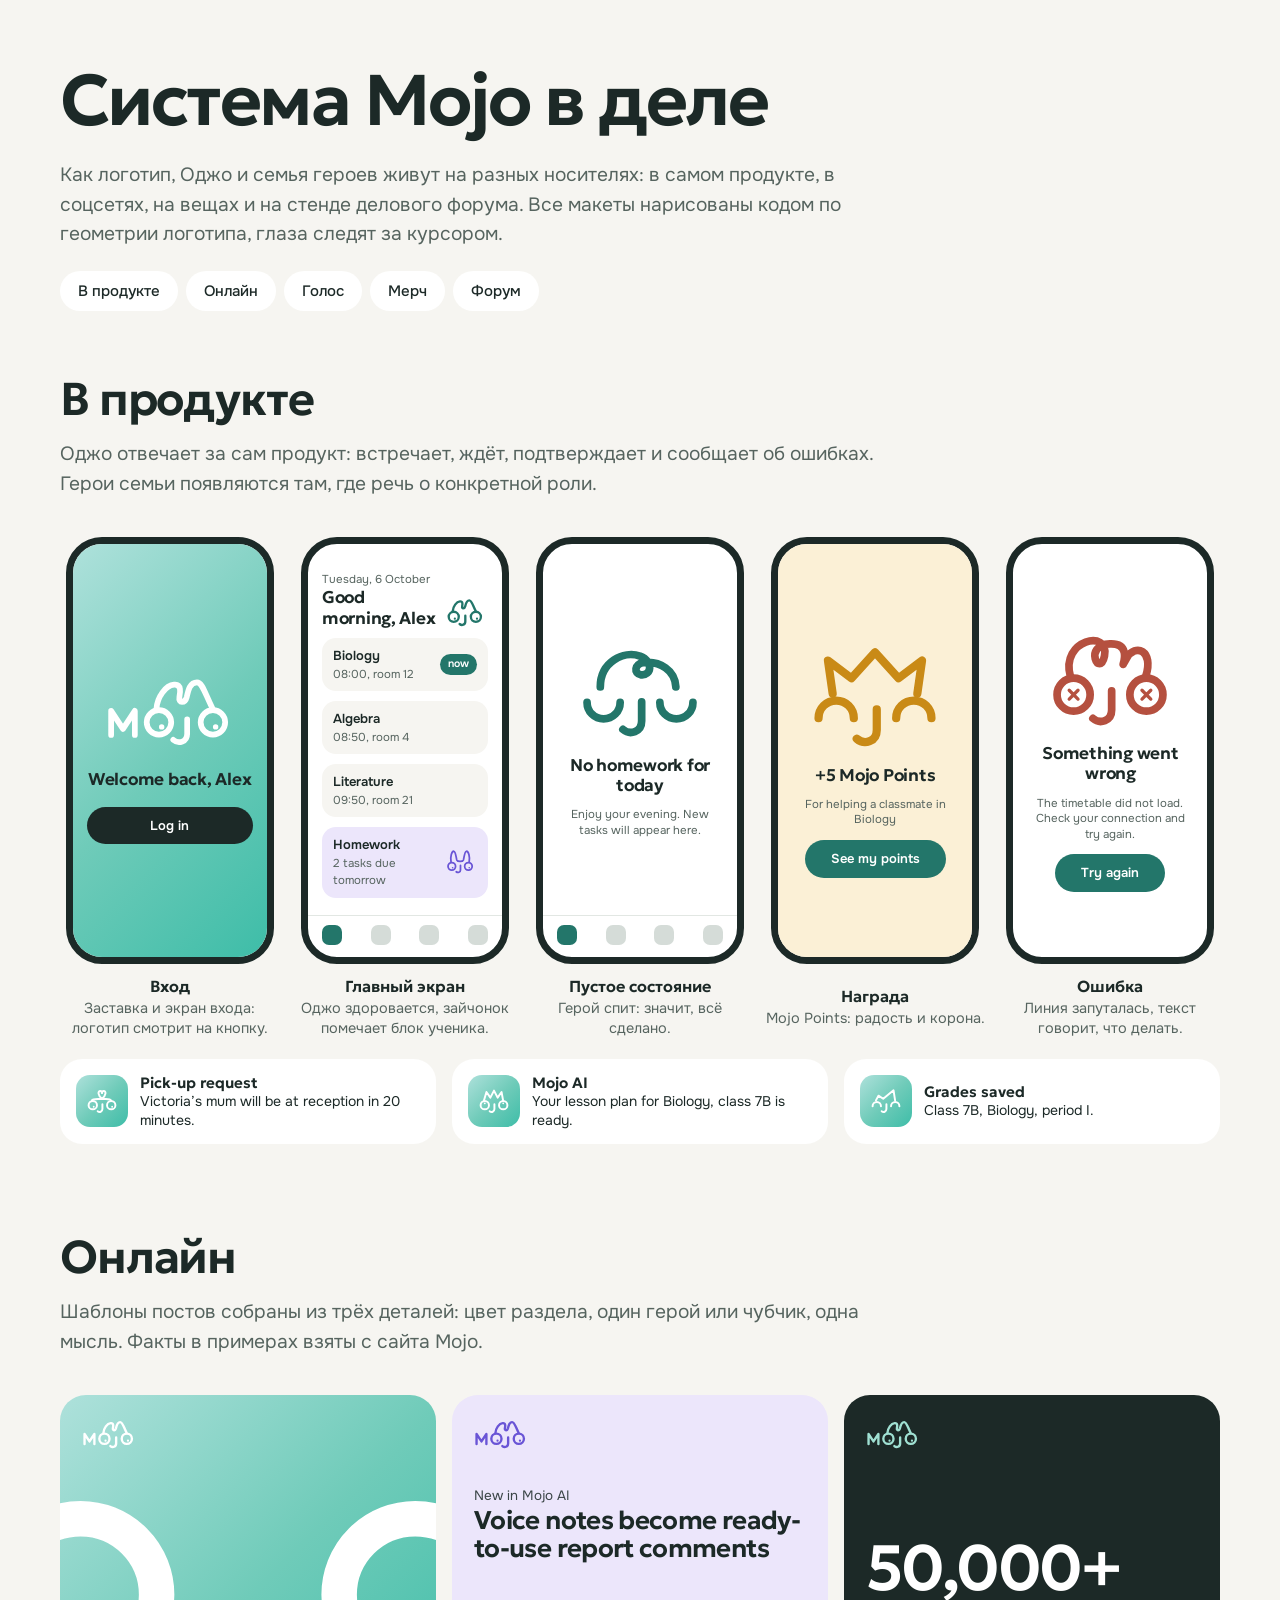
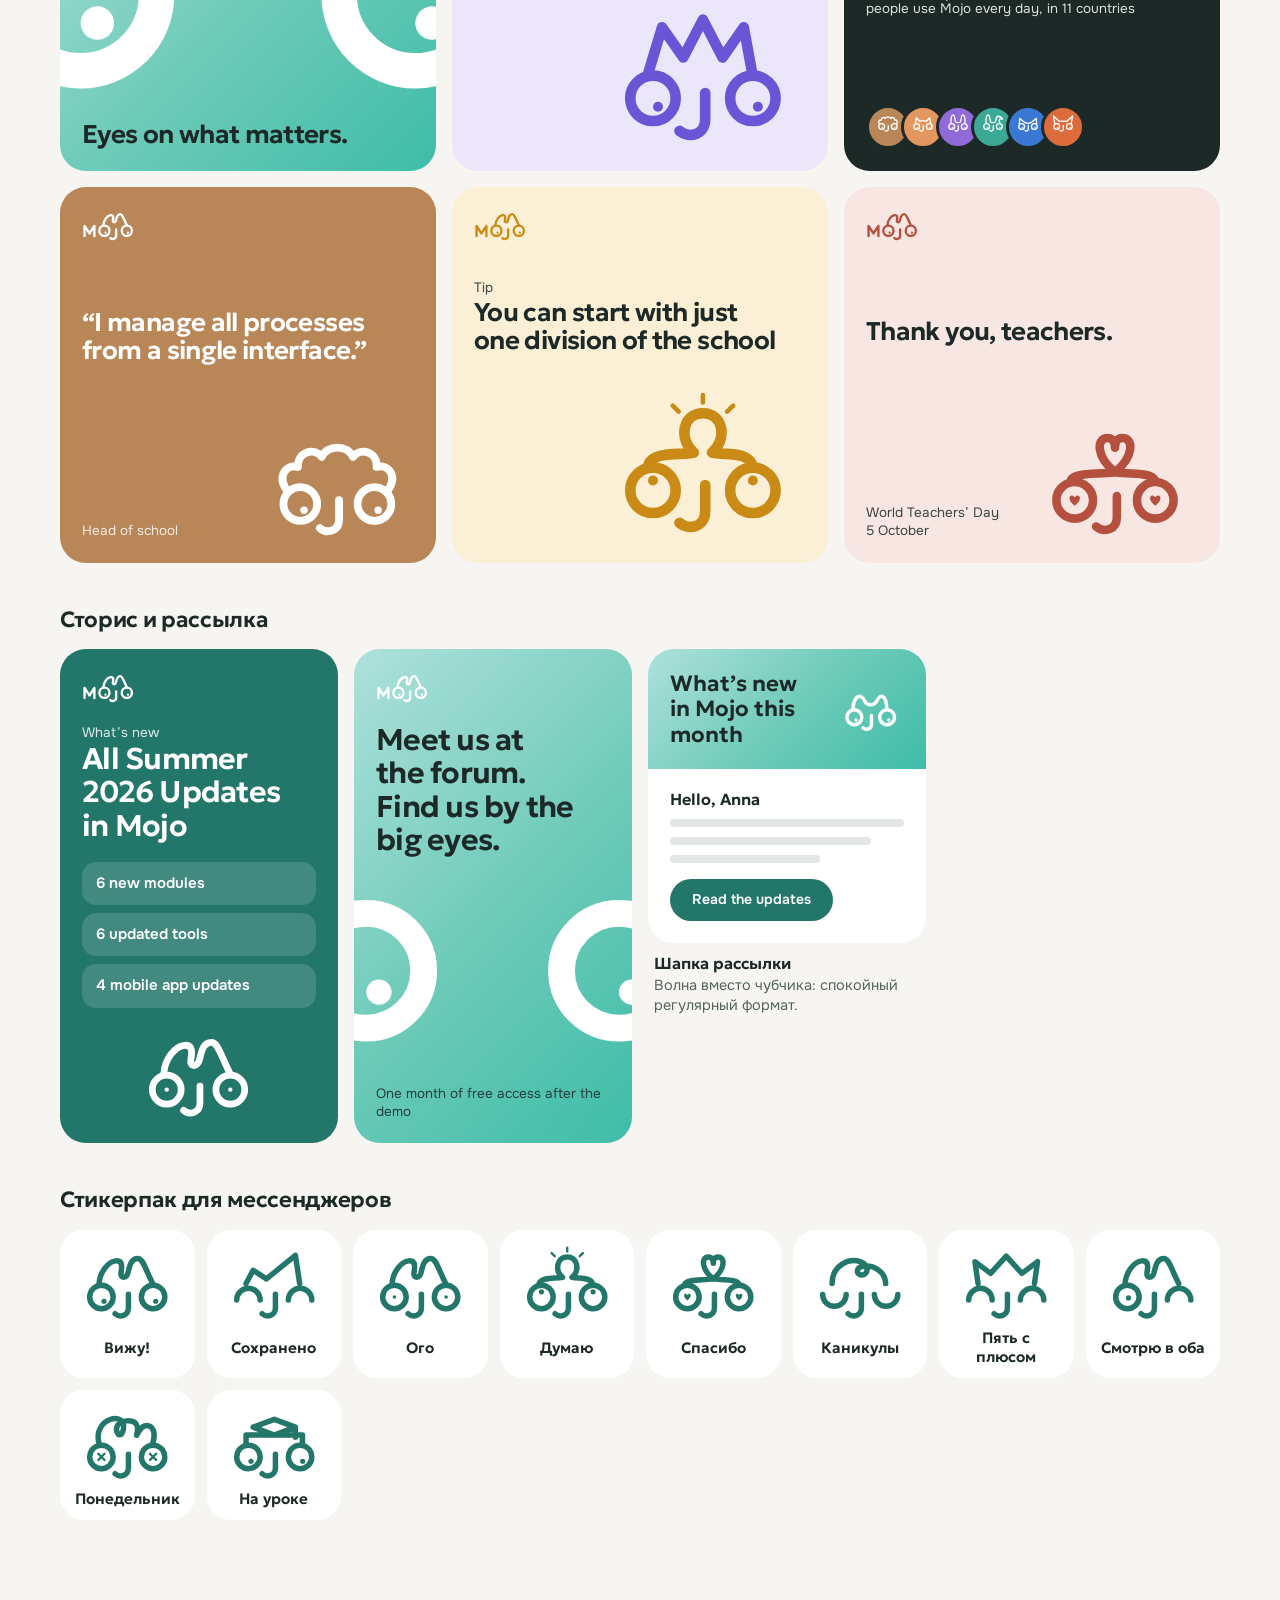
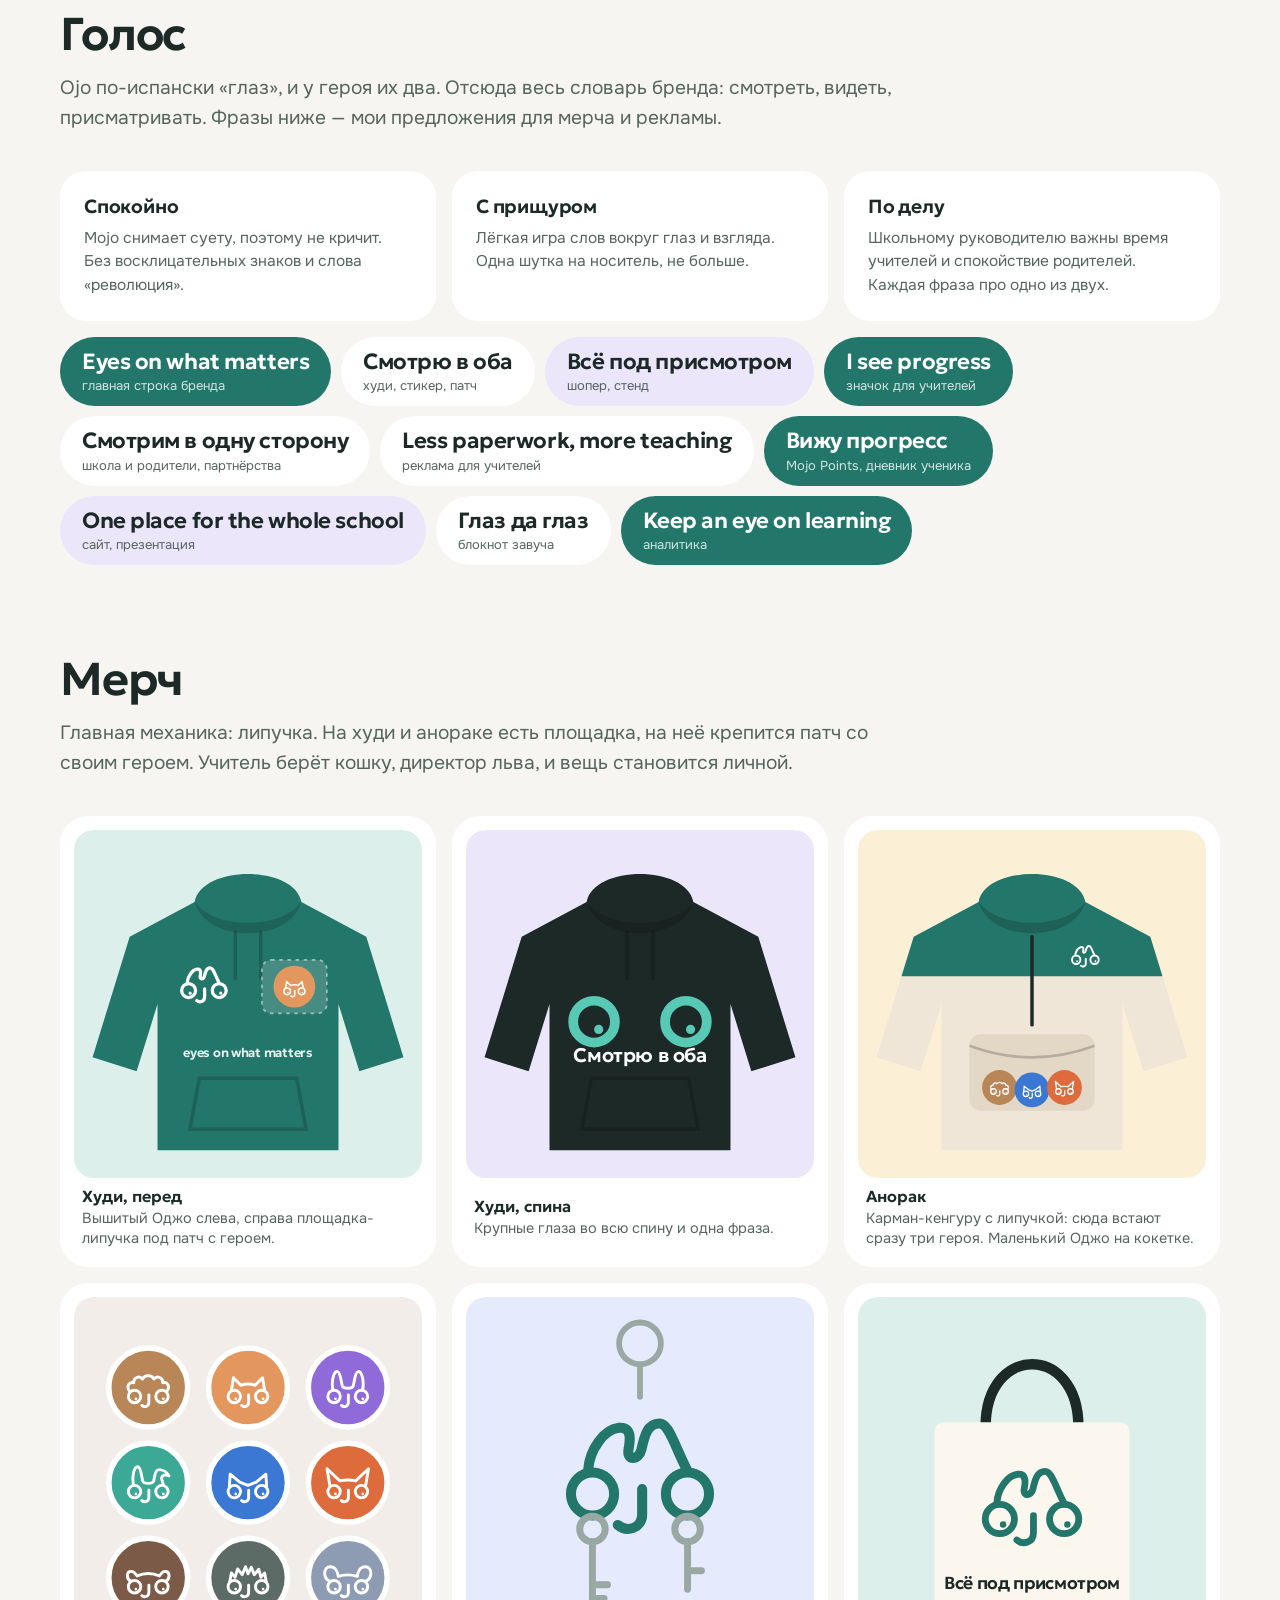
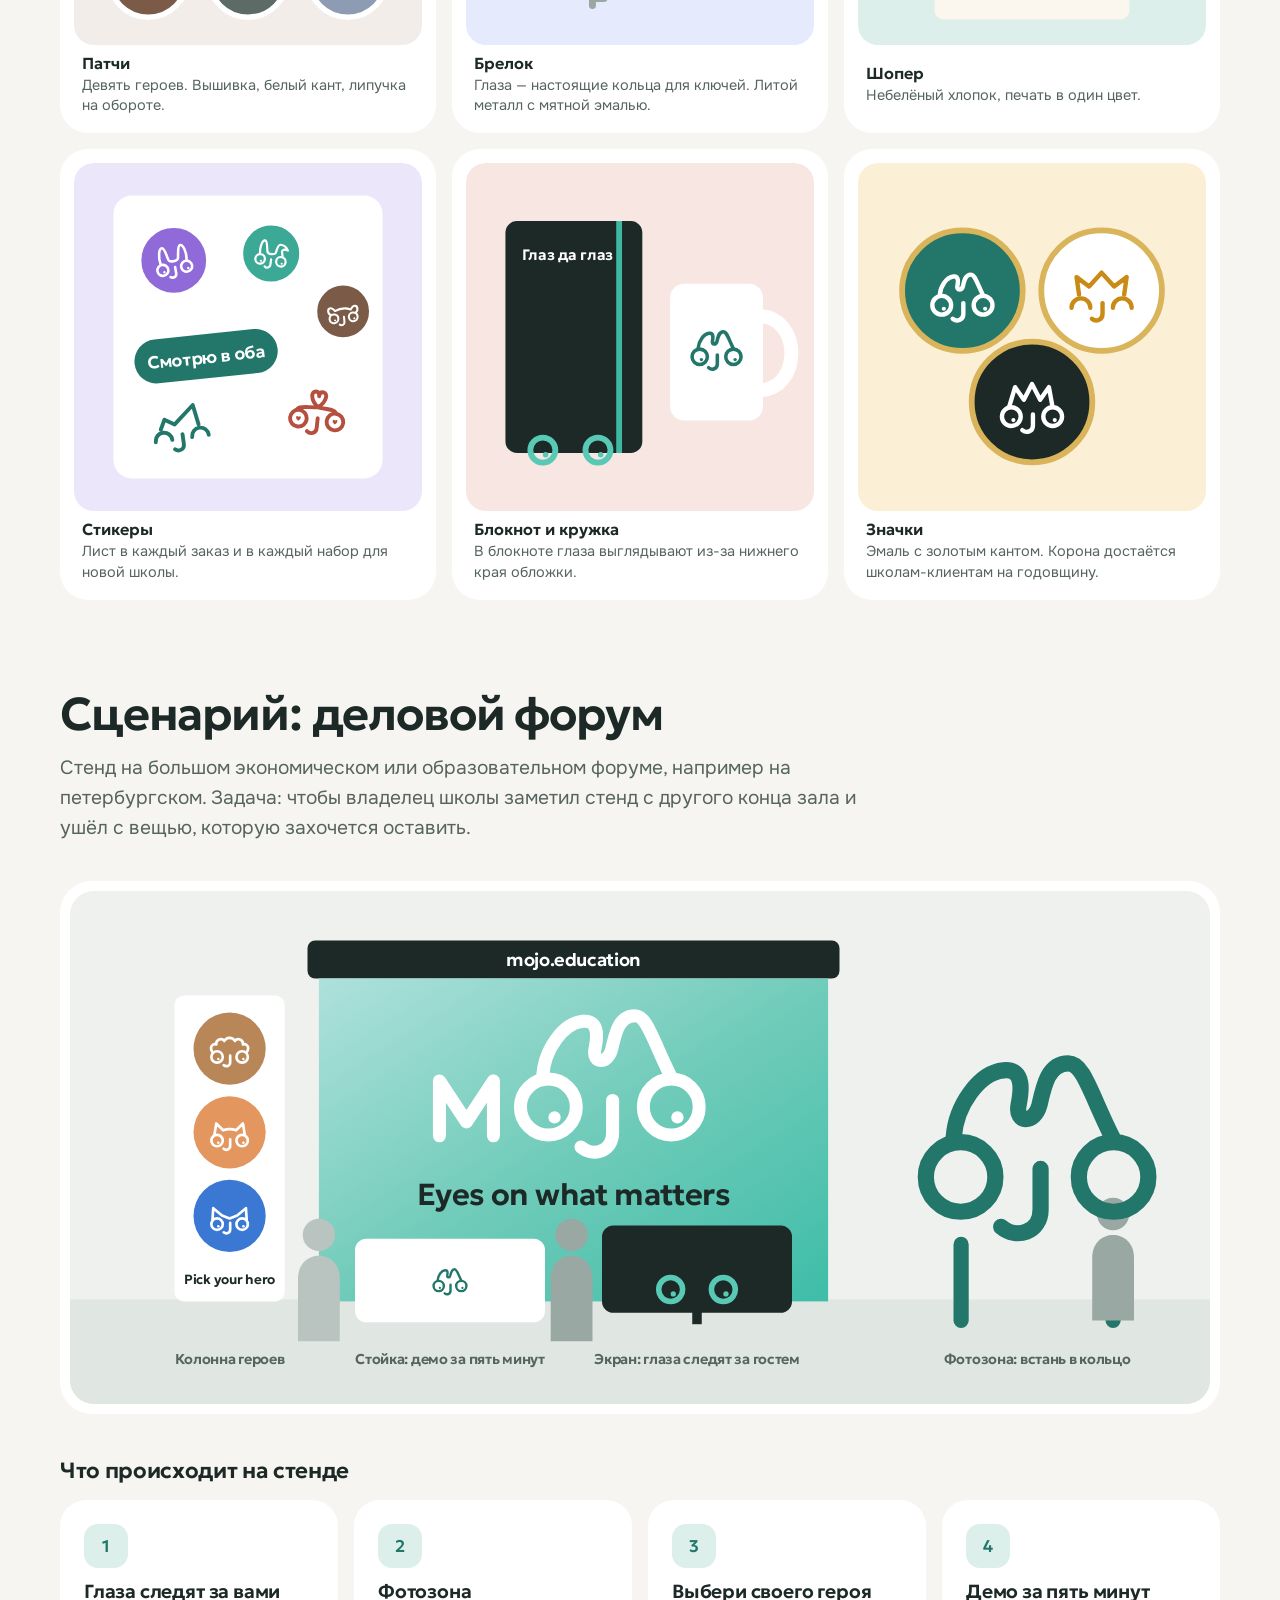
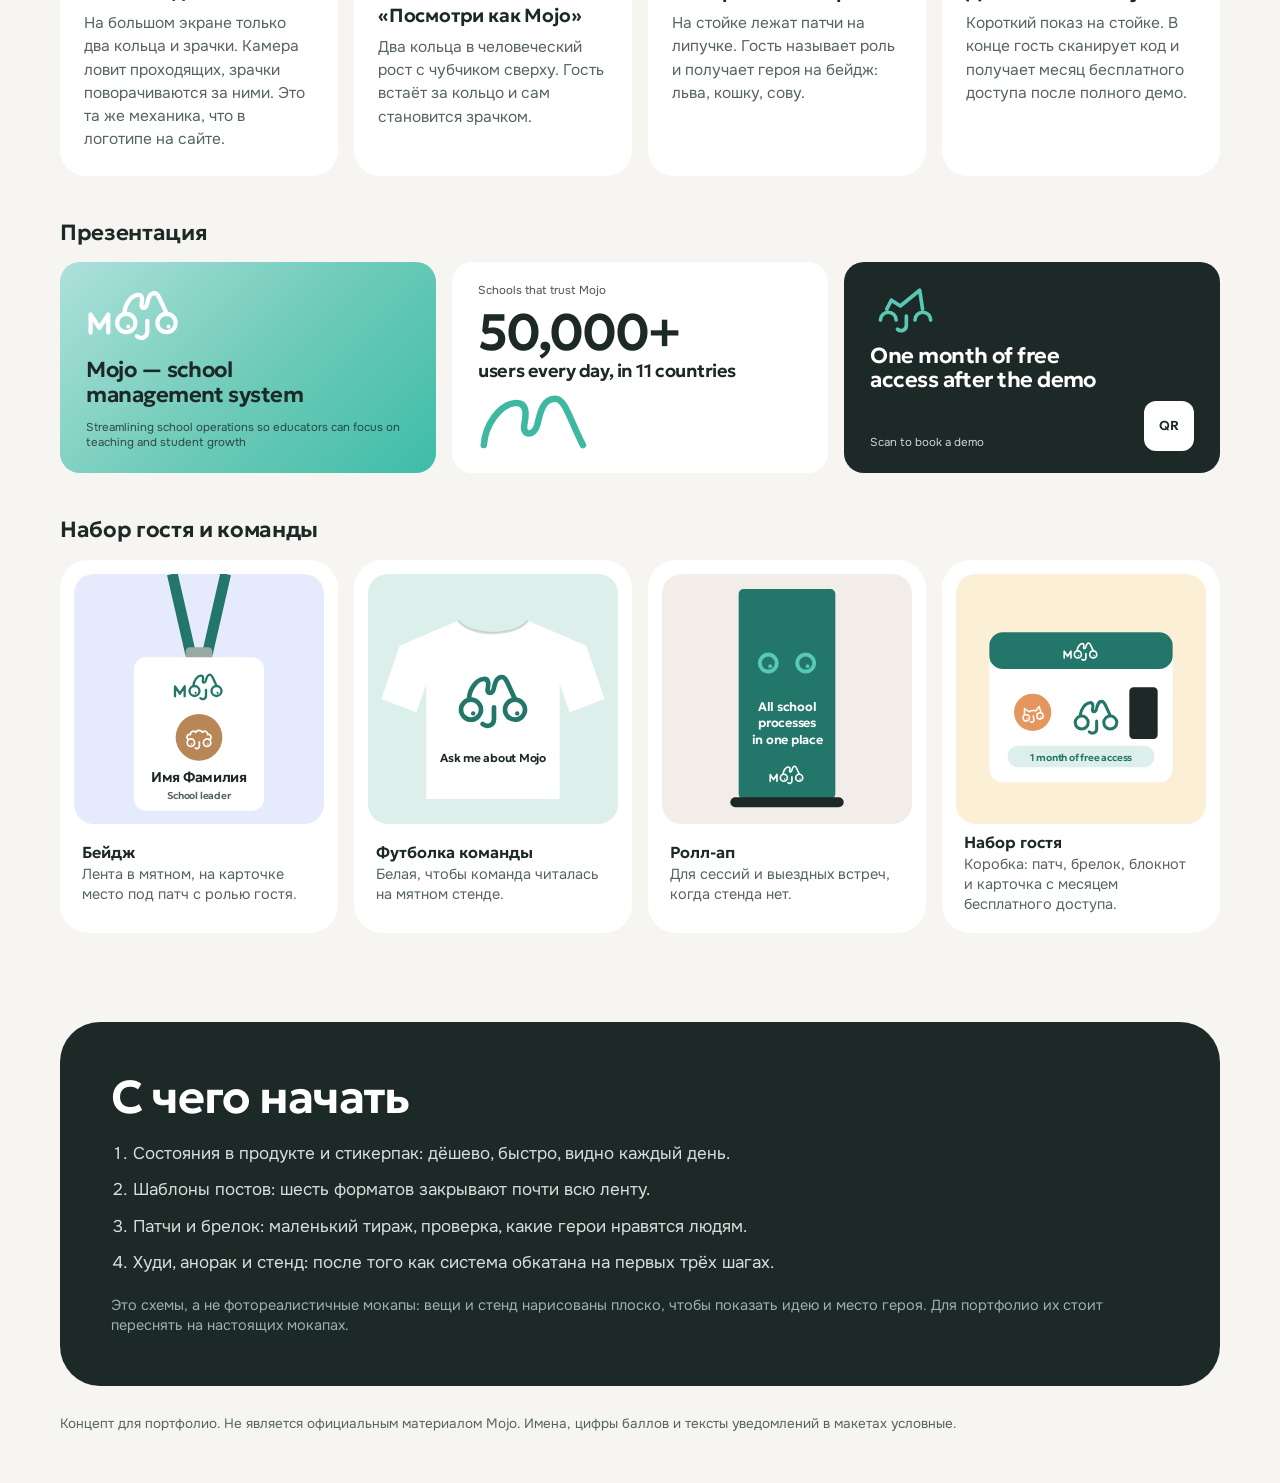
<file: boards/brand-in-use.html>
<!doctype html><html lang="ru"><head><meta charset="utf-8"><meta name="viewport" content="width=device-width,initial-scale=1"><style>body{margin:0}img{max-width:100%}[hidden]{display:none!important}</style></head><body><title>Mojo Brand in Use</title>
<link rel="stylesheet" href="https://fonts.googleapis.com/css2?family=Geologica:wght@400..700&family=Onest:wght@400..600&display=swap">
<style>
/* Layout: a working board of mockups. Left-aligned heads, grids of drawn carriers; the characters carry all the colour. Single light theme by choice. */
:root{
  --paper:#f6f5f1; --white:#fff; --ink:#1c2927; --ink-2:#56645f; --line:#e2e7e3;
  --mint:#3fb8a2; --mint-deep:#23766a; --mint-wash:#dcefeb;
  --sand:#f2ede8; --peri:#e5ebfd; --lilac:#ece6fb; --butter:#fbf0d6; --rose:#f8e6e2;
  --grad:linear-gradient(135deg,#aee1db 0%,#6fcbb9 52%,#3ebda8 100%);
  --display:"Geologica","Onest",system-ui,sans-serif; --body:"Onest",system-ui,-apple-system,"Segoe UI",sans-serif;
  --gutter:clamp(16px,4vw,40px);
}
*{box-sizing:border-box}
body{background:var(--paper);color:var(--ink);font:400 17px/1.55 var(--body);-webkit-font-smoothing:antialiased}
h1,h2,h3,p,ul,ol,figure{margin:0}ul,ol{padding:0;list-style:none}
h1,h2,h3{font-family:var(--display);font-weight:600;letter-spacing:-.025em;text-wrap:balance}
h1{font-size:clamp(38px,5.6vw,72px);line-height:1.03;letter-spacing:-.035em}
h2{font-size:clamp(28px,3.6vw,46px);line-height:1.08}
h3{font-size:19px;line-height:1.25;letter-spacing:-.01em}
.lead{font-size:clamp(17px,1.5vw,20px);color:var(--ink-2);max-width:64ch}
.wrap{max-width:1240px;margin-inline:auto;padding-inline:var(--gutter)}
.sec{padding-bottom:clamp(48px,7vw,96px)}
.head{display:grid;gap:14px;margin-bottom:clamp(24px,3vw,40px);max-width:880px}
.cap{font-size:14.5px;line-height:1.4;color:var(--ink-2)}
.cap b{display:block;color:var(--ink);font:600 16px/1.25 var(--display);margin-bottom:2px}
.sub{font:600 22px/1.2 var(--display);letter-spacing:-.015em;margin:clamp(28px,4vw,44px) 0 16px}

/* character */
.oj{fill:none;stroke:currentColor;stroke-width:14;stroke-linecap:round;stroke-linejoin:round}
svg.ojo{display:block;width:100%;height:auto;overflow:visible}
.oj .fill{fill:currentColor;stroke:none}
.oj .thin{stroke-width:6}
.oj .pg{transform:translate(calc(var(--dx,.51)*13px),calc(var(--dy,.86)*13px));transition:transform .16s ease-out}
.oj .pupil{transform-box:fill-box;transform-origin:center;animation:blink 5.2s infinite}
@keyframes blink{0%,93%,100%{transform:scaleY(1)}96.5%{transform:scaleY(.08)}}
@media (prefers-reduced-motion:reduce){.oj .pupil{animation:none}.oj .pg{transition:none}}
svg text{font-family:var(--display);font-weight:600;letter-spacing:-.02em}

.hero{display:grid;gap:22px;padding-block:clamp(28px,5vw,72px) clamp(36px,5vw,64px);max-width:940px}
.jump{display:flex;flex-wrap:wrap;gap:8px}
.jump a{font:500 15px var(--body);padding:10px 18px;border-radius:999px;background:var(--white);color:var(--ink);text-decoration:none}
.jump a:hover{background:var(--mint-wash)}
:focus-visible{outline:3px solid #6a55d6;outline-offset:3px;border-radius:8px}

.grid{display:grid;grid-template-columns:repeat(auto-fill,minmax(250px,1fr));gap:16px}
.card{background:var(--white);border-radius:28px;padding:18px;display:grid;gap:14px;align-content:start}
.card>.cap{padding:0 6px 4px}

/* phones */
.phones{display:grid;grid-template-columns:repeat(auto-fit,minmax(210px,1fr));gap:20px 16px;justify-items:center}
.phone{width:208px;aspect-ratio:9/18.5;border:7px solid var(--ink);border-radius:36px;background:var(--white);overflow:hidden;display:flex;flex-direction:column;font-size:13px;line-height:1.35;position:relative}
.phone__in{flex:1;display:flex;flex-direction:column;gap:10px;padding:26px 14px 12px;min-height:0}
.phone h4{margin:0;font:600 17px/1.2 var(--display);letter-spacing:-.015em}
.phone small{color:var(--ink-2);font-size:11.5px}
.row{background:var(--paper);border-radius:14px;padding:9px 11px;display:flex;justify-content:space-between;gap:8px;align-items:center}
.row b{font-weight:600}
.pill{font-size:10.5px;font-weight:600;padding:3px 8px;border-radius:999px;background:var(--mint-deep);color:#fff;white-space:nowrap}
.tabbar{display:flex;justify-content:space-around;padding:9px 0 12px;border-top:1px solid var(--line)}
.tabbar i{width:20px;height:20px;border-radius:7px;background:#d5dcd8}
.tabbar i.on{background:var(--mint-deep)}
.btnm{display:block;text-align:center;background:var(--mint-deep);color:#fff;border-radius:999px;padding:10px;font-weight:600}
.fig{display:grid;gap:12px;justify-items:center}
.fig .cap{text-align:center;max-width:26ch}
.strip{display:grid;grid-template-columns:repeat(auto-fit,minmax(260px,1fr));gap:16px;margin-top:20px}
.push{background:var(--white);border-radius:22px;padding:14px 16px;display:grid;grid-template-columns:52px minmax(0,1fr);gap:12px;align-items:center;font-size:14px;line-height:1.35}
.push>div:first-child{width:52px;height:52px;border-radius:14px;background:var(--grad);color:#fff;padding:7px;display:grid;place-items:center}
.push b{display:block;font:600 15px var(--display)}

/* social */
.posts{display:grid;grid-template-columns:repeat(auto-fill,minmax(300px,1fr));gap:16px}
.posts--s{grid-template-columns:repeat(auto-fill,minmax(250px,1fr))}
.sp{aspect-ratio:1;border-radius:26px;padding:22px;display:flex;flex-direction:column;justify-content:space-between;overflow:hidden;position:relative}
.sp--st{aspect-ratio:9/16}
.sp__t{font:600 clamp(21px,2vw,26px)/1.12 var(--display);letter-spacing:-.025em;text-wrap:balance;position:relative}
.sp__s{font-size:13.5px;line-height:1.35;opacity:.85;position:relative}
.sp__art{width:62%;align-self:flex-end}
.sp__big{font:600 64px/1 var(--display);letter-spacing:-.04em}
.mk{width:54px}
.avrow{display:flex}
.avrow span{width:44px;height:44px;border-radius:50%;margin-right:-9px;border:3px solid var(--ink);padding:6px;color:#fff}
.stk{display:grid;grid-template-columns:repeat(auto-fill,minmax(130px,1fr));gap:12px}
.stk li{background:var(--white);border-radius:24px;padding:16px 14px 12px;text-align:center;font:600 15px var(--display);color:var(--mint-deep);display:grid;gap:6px}
.stk li span{color:var(--ink)}
.mail{background:var(--white);border-radius:26px;overflow:hidden;font-size:14px}
.mail__top{background:var(--grad);color:#fff;padding:22px;display:flex;justify-content:space-between;align-items:center;gap:16px}
.mail__top>div{width:150px}
.mail__top b{font:600 22px/1.15 var(--display);color:var(--ink);max-width:9em}
.mail__body{padding:20px 22px 22px;display:grid;gap:10px;color:var(--ink-2)}
.mail__body i{display:block;height:8px;border-radius:4px;background:var(--line)}

/* voice */
.voice{display:grid;grid-template-columns:repeat(auto-fit,minmax(260px,1fr));gap:16px;margin-bottom:16px}
.voice li{background:var(--white);border-radius:26px;padding:24px;display:grid;gap:8px;align-content:start}
.voice p{font-size:15.5px;color:var(--ink-2);line-height:1.5}
.wall{display:flex;flex-wrap:wrap;gap:10px}
.wall li{border-radius:999px;padding:12px 22px;font:600 clamp(17px,1.8vw,22px)/1.2 var(--display);letter-spacing:-.02em;background:var(--white)}
.wall li small{display:block;font:400 13px var(--body);letter-spacing:0;color:var(--ink-2);margin-top:2px}
.wall li:nth-child(3n+1){background:var(--mint-deep);color:#fff}
.wall li:nth-child(3n+1) small{color:#cfe6e0}
.wall li:nth-child(5n+3){background:var(--lilac)}

/* merch */
.merch{display:grid;grid-template-columns:repeat(auto-fill,minmax(300px,1fr));gap:16px}
.merch--kit{grid-template-columns:repeat(auto-fill,minmax(250px,1fr))}
.m{border-radius:28px;padding:14px 14px 18px;display:grid;gap:8px;background:var(--white)}
.m svg.gar{display:block;width:100%;height:auto;border-radius:20px}
.m .cap{padding:0 8px}
.m--wide{grid-column:span 2}
@media (max-width:640px){.m--wide{grid-column:auto}}

/* forum */
.scene{background:var(--white);border-radius:32px;padding:10px;overflow-x:auto}
.scene svg{display:block;width:100%;min-width:760px;height:auto;border-radius:24px}
.slides{display:grid;grid-template-columns:repeat(auto-fit,minmax(280px,1fr));gap:16px}
.sl{aspect-ratio:16/9;border-radius:20px;padding:6% 7%;display:flex;flex-direction:column;justify-content:space-between;overflow:hidden;position:relative}
.sl b{font:600 clamp(16px,1.7vw,22px)/1.12 var(--display);letter-spacing:-.025em;text-wrap:balance}
.sl small{font-size:11.5px;line-height:1.3;opacity:.8}
.sl__n{font:600 clamp(36px,4vw,52px)/1 var(--display);letter-spacing:-.04em}
.qr{width:50px;height:50px;font-size:11px;border-radius:12px;background:#fff;color:var(--ink);display:grid;place-items:center;font:600 13px var(--display);align-self:flex-end}
.acts{display:grid;grid-template-columns:repeat(auto-fit,minmax(250px,1fr));gap:16px}
.acts li{background:var(--white);border-radius:26px;padding:24px;display:grid;gap:8px;align-content:start}
.acts i{width:44px;height:44px;border-radius:14px;display:grid;place-items:center;font:600 17px var(--display);font-style:normal;background:var(--mint-wash);color:var(--mint-deep);margin-bottom:4px}
.acts p{font-size:15.5px;color:var(--ink-2);line-height:1.5}
.next{background:var(--ink);color:#d5e0dc;border-radius:40px;padding:clamp(24px,4vw,56px);display:grid;gap:18px}
.next h2{color:var(--white)}
.next ol{display:grid;gap:10px;list-style:decimal;padding-left:22px;max-width:72ch}
footer{padding-block:28px 48px;font-size:13.5px;color:var(--ink-2)}
</style>

<div class="wrap">
  <header class="hero">
    <h1>Система Mojo в деле</h1>
    <p class="lead">Как логотип, Оджо и семья героев живут на разных носителях: в самом продукте, в соцсетях, на вещах и на стенде делового форума. Все макеты нарисованы кодом по геометрии логотипа, глаза следят за курсором.</p>
    <nav class="jump" aria-label="Разделы"><a href="#product">В продукте</a><a href="#online">Онлайн</a><a href="#voice">Голос</a><a href="#merch">Мерч</a><a href="#forum">Форум</a></nav>
  </header>

  <section class="sec" id="product">
    <div class="head"><h2>В продукте</h2><p class="lead">Оджо отвечает за сам продукт: встречает, ждёт, подтверждает и сообщает об ошибках. Герои семьи появляются там, где речь о конкретной роли.</p></div>
    <div class="phones" id="phones"></div>
    <div class="strip" id="strip"></div>
  </section>

  <section class="sec" id="online">
    <div class="head"><h2>Онлайн</h2><p class="lead">Шаблоны постов собраны из трёх деталей: цвет раздела, один герой или чубчик, одна мысль. Факты в примерах взяты с сайта Mojo.</p></div>
    <div class="posts" id="posts"></div>
    <h3 class="sub">Сторис и рассылка</h3>
    <div class="posts posts--s" id="stories"></div>
    <h3 class="sub">Стикерпак для мессенджеров</h3>
    <ul class="stk" id="stk"></ul>
  </section>

  <section class="sec" id="voice">
    <div class="head"><h2>Голос</h2><p class="lead">Ojo по-испански «глаз», и у героя их два. Отсюда весь словарь бренда: смотреть, видеть, присматривать. Фразы ниже — мои предложения для мерча и рекламы.</p></div>
    <ul class="voice">
      <li><h3>Спокойно</h3><p>Mojo снимает суету, поэтому не кричит. Без восклицательных знаков и слова «революция».</p></li>
      <li><h3>С прищуром</h3><p>Лёгкая игра слов вокруг глаз и взгляда. Одна шутка на носитель, не больше.</p></li>
      <li><h3>По делу</h3><p>Школьному руководителю важны время учителей и спокойствие родителей. Каждая фраза про одно из двух.</p></li>
    </ul>
    <ul class="wall" id="wall"></ul>
  </section>

  <section class="sec" id="merch">
    <div class="head"><h2>Мерч</h2><p class="lead">Главная механика: липучка. На худи и анораке есть площадка, на неё крепится патч со своим героем. Учитель берёт кошку, директор льва, и вещь становится личной.</p></div>
    <div class="merch" id="merch_grid"></div>
  </section>

  <section class="sec" id="forum">
    <div class="head"><h2>Сценарий: деловой форум</h2><p class="lead">Стенд на большом экономическом или образовательном форуме, например на петербургском. Задача: чтобы владелец школы заметил стенд с другого конца зала и ушёл с вещью, которую захочется оставить.</p></div>
    <div class="scene" id="scene"></div>
    <h3 class="sub">Что происходит на стенде</h3>
    <ul class="acts">
      <li><i>1</i><h3>Глаза следят за вами</h3><p>На большом экране только два кольца и зрачки. Камера ловит проходящих, зрачки поворачиваются за ними. Это та же механика, что в логотипе на сайте.</p></li>
      <li><i>2</i><h3>Фотозона «Посмотри как Mojo»</h3><p>Два кольца в человеческий рост с чубчиком сверху. Гость встаёт за кольцо и сам становится зрачком.</p></li>
      <li><i>3</i><h3>Выбери своего героя</h3><p>На стойке лежат патчи на липучке. Гость называет роль и получает героя на бейдж: льва, кошку, сову.</p></li>
      <li><i>4</i><h3>Демо за пять минут</h3><p>Короткий показ на стойке. В конце гость сканирует код и получает месяц бесплатного доступа после полного демо.</p></li>
    </ul>
    <h3 class="sub">Презентация</h3>
    <div class="slides" id="slides"></div>
    <h3 class="sub">Набор гостя и команды</h3>
    <div class="merch merch--kit" id="kit"></div>
  </section>

  <section class="next">
    <h2>С чего начать</h2>
    <ol>
      <li>Состояния в продукте и стикерпак: дёшево, быстро, видно каждый день.</li>
      <li>Шаблоны постов: шесть форматов закрывают почти всю ленту.</li>
      <li>Патчи и брелок: маленький тираж, проверка, какие герои нравятся людям.</li>
      <li>Худи, анорак и стенд: после того как система обкатана на первых трёх шагах.</li>
    </ol>
    <p class="cap" style="color:#9fb0ab">Это схемы, а не фотореалистичные мокапы: вещи и стенд нарисованы плоско, чтобы показать идею и место героя. Для портфолио их стоит переснять на настоящих мокапах.</p>
  </section>
  <footer>Концепт для портфолио. Не является официальным материалом Mojo. Имена, цифры баллов и тексты уведомлений в макетах условные.</footer>
</div>

<script>
(function(){
  var TOP={
    orig:"M78,116 C80,88 100,60 121,58 C140,56 136,78 134,88 C131,104 148,104 152,88 C156,70 160,52 177,52 C190,52 196,78 215,116",
    curl:"M78,116 C78,70 120,50 150,60 C176,70 170,96 152,94 C138,92 140,74 156,72 C186,68 214,86 215,116",
    wave:"M78,116 C84,56 112,56 124,82 C136,106 164,106 176,82 C188,56 212,56 215,116",
    bolt:"M78,116 L96,56 L124,96 L150,46 L176,96 L204,56 L215,116",
    heart:"M78,116 C86,104 120,108 150,104 C120,80 118,48 138,48 C148,48 150,58 150,64 C150,58 152,48 162,48 C182,48 180,80 150,104 C180,108 208,104 215,116",
    cap:"M78,116 V94 H222 V116 M96,74 L150,54 L204,74 L150,94 Z M204,74 V100",
    crown:"M78,116 L70,60 L110,90 L150,46 L190,90 L230,60 L222,116",
    bulb:"M78,116 C84,98 120,104 138,100 C118,84 122,48 150,48 C178,48 182,84 162,100 C180,104 208,98 215,116",
    check:"M78,116 L96,82 L130,104 L204,44 L215,116",
    tangle:"M78,116 C60,50 150,30 140,80 C132,120 100,60 150,58 C200,56 160,120 180,84 C196,56 230,70 215,116",
    none:"",
    rabbit:"M78,116 C70,70 84,28 100,30 C116,32 118,84 124,100 C130,114 170,114 176,100 C182,84 184,32 200,30 C216,28 230,70 222,116",
    hare:"M78,116 C70,70 84,28 100,30 C116,32 118,84 124,100 C130,114 170,114 176,100 C180,84 182,44 200,44 C218,44 240,56 250,74 C232,66 218,70 214,84 C216,96 220,106 222,116",
    cat:"M70,120 L80,60 L116,96 Q150,84 184,96 L220,60 L230,120",
    lion:"M62,128 C40,100 60,78 80,84 C78,58 108,48 122,66 C134,44 166,44 178,66 C192,48 222,58 220,84 C240,78 260,100 238,128",
    bear:"M66,124 C44,112 44,76 68,76 C84,76 90,90 96,98 Q150,74 204,98 C210,90 216,76 232,76 C256,76 256,112 234,124",
    owl:"M60,126 L64,66 L110,104 L150,120 L190,104 L236,66 L240,126",
    fox:"M64,122 L50,40 L112,98 Q150,90 188,98 L250,40 L236,122",
    hedgehog:"M62,126 L70,84 L88,104 L100,64 L122,92 L138,54 L150,88 L166,56 L180,92 L202,66 L212,104 L230,84 L238,126",
    mouse:"M64,124 C30,110 30,54 66,54 C92,54 102,82 104,100 Q150,86 196,100 C198,82 208,54 234,54 C270,54 270,110 236,124"
  };
  var FAM={lion:"#b98658",cat:"#e3975f",rabbit:"#8f6ad8",hare:"#3ba995",owl:"#3a78d4",fox:"#dd6b3c",bear:"#7b5b47",hedgehog:"#5d6b66",mouse:"#8e9cb3"};
  function eye(x,y,k){
    if(k==="happy")return '<path d="M'+(x-30)+','+(y+8)+' A30,30 0 0 1 '+(x+30)+','+(y+8)+'"/>';
    if(k==="sleep")return '<path d="M'+(x-30)+','+(y-6)+' A30,30 0 0 0 '+(x+30)+','+(y-6)+'"/>';
    var r='<circle cx="'+x+'" cy="'+y+'" r="30"/>';
    if(k==="ring")return r;
    if(k==="wow")return r+'<circle class="fill" cx="'+x+'" cy="'+y+'" r="4.5"/>';
    if(k==="heart")return r+'<path class="fill" d="M'+x+','+(y+9)+' C'+(x-15)+','+(y-2)+' '+(x-7)+','+(y-13)+' '+x+','+(y-5)+' C'+(x+7)+','+(y-13)+' '+(x+15)+','+(y-2)+' '+x+','+(y+9)+' Z"/>';
    if(k==="dizzy")return r+'<path class="thin" d="M'+(x-8)+','+(y-8)+' l16,16 M'+(x+8)+','+(y-8)+' l-16,16"/>';
    return r+'<g class="pg"><circle class="fill pupil" cx="'+x+'" cy="'+y+'" r="6.6"/></g>';
  }
  function inner(o){
    var e=o.eyes||"open",el=e.pop?e[0]:e,er=e.pop?e[1]:e,top=TOP[o.top||"orig"],s="";
    if(o.m)s+='<path d="M-33,181 V122 L-4,166 L25,122 V181"/>';
    if(top)s+='<path d="'+top+'"/>';
    if(o.top==="bulb")s+='<path class="thin" d="M150,34 V24 M118,46 L110,38 M182,46 L190,38"/>';
    s+=eye(84,150,el)+eye(216,150,er);
    if(o.nose!==0)s+='<path d="M153,143 V178 C153,198 132,204 119,193"/>';
    return s;
  }
  function look(o){var l=o.look||[.51,.86];return "--dx:"+l[0]+";--dy:"+l[1]}
  function ojo(o){o=o||{};var vb=o.vb||(o.m?"-48 22 318 196":"14 20 272 196");
    return '<svg class="oj ojo'+(o.fix?"":" track")+'" viewBox="'+vb+'" style="'+look(o)+'" aria-hidden="true">'+inner(o)+"</svg>"}
  /* the same face placed inside another drawing: centre (cx,cy), scale s */
  function g(o,cx,cy,s,col,rot){o=o||{};var mx=o.m?111:150;
    return '<g class="oj'+(o.fix?"":" track")+'" style="color:'+(col||"currentColor")+";"+look(o)+'" transform="translate('+(cx-mx*s)+","+(cy-118*s)+") scale("+s+")"+(rot?" rotate("+rot+" "+mx+" 118)":"")+'">'+inner(o)+"</g>"}
  function patch(k,cx,cy,r,rot){return '<circle cx="'+cx+'" cy="'+cy+'" r="'+r+'" fill="'+FAM[k]+'"'+(rot===undefined?"":' stroke="#fff" stroke-width="'+(r*.14)+'"')+"/>"+g({top:k},cx,cy+r*.06,r/190,"#fff",rot||0)}
  var $=function(id){return document.getElementById(id)};

  /* ---------- product ---------- */
  var tab='<div class="tabbar"><i class="on"></i><i></i><i></i><i></i></div>';
  $("phones").innerHTML=[
    ['<div class="phone__in" style="background:var(--grad);color:#fff;justify-content:center;gap:18px"><div style="padding:0 18px">'+ojo({m:1})+'</div><h4 style="text-align:center;color:var(--ink)">Welcome back, Alex</h4><span class="btnm" style="background:var(--ink)">Log in</span></div>',"Вход","Заставка и экран входа: логотип смотрит на кнопку."],
    ['<div class="phone__in"><div style="display:flex;justify-content:space-between;align-items:flex-end;gap:6px"><div><small>Tuesday, 6 October</small><h4>Good morning, Alex</h4></div><div style="width:64px;color:var(--mint-deep)">'+ojo({})+'</div></div><div class="row"><span><b>Biology</b><br><small>08:00, room 12</small></span><span class="pill">now</span></div><div class="row"><span><b>Algebra</b><br><small>08:50, room 4</small></span></div><div class="row"><span><b>Literature</b><br><small>09:50, room 21</small></span></div><div class="row" style="background:var(--lilac)"><span><b>Homework</b><br><small>2 tasks due tomorrow</small></span><span style="width:40px;color:#6a55d6">'+ojo({top:"rabbit"})+"</span></div></div>"+tab,"Главный экран","Оджо здоровается, зайчонок помечает блок ученика."],
    ['<div class="phone__in" style="justify-content:center;align-items:center;text-align:center;gap:12px"><div style="width:150px;color:var(--mint-deep)">'+ojo({top:"curl",eyes:"sleep",fix:1})+'</div><h4>No homework for today</h4><small>Enjoy your evening. New tasks will appear here.</small></div>'+tab,"Пустое состояние","Герой спит: значит, всё сделано."],
    ['<div class="phone__in" style="background:var(--butter);justify-content:center;align-items:center;text-align:center;gap:12px"><div style="width:160px;color:#c98a16">'+ojo({top:"crown",eyes:"happy",fix:1})+'</div><h4>+5 Mojo Points</h4><small>For helping a classmate in Biology</small><span class="btnm" style="padding-inline:26px">See my points</span></div>',"Награда","Mojo Points: радость и корона."],
    ['<div class="phone__in" style="justify-content:center;align-items:center;text-align:center;gap:12px"><div style="width:150px;color:#b5503f">'+ojo({top:"tangle",eyes:"dizzy",fix:1})+'</div><h4>Something went wrong</h4><small>The timetable did not load. Check your connection and try again.</small><span class="btnm" style="padding-inline:26px">Try again</span></div>',"Ошибка","Линия запуталась, текст говорит, что делать."]
  ].map(function(p){return '<div class="fig"><div class="phone">'+p[0]+'</div><div class="cap"><b>'+p[1]+"</b>"+p[2]+"</div></div>"}).join("");
  $("strip").innerHTML=[
    [{top:"heart"},"Pick-up request","Victoria’s mum will be at reception in 20 minutes."],
    [{top:"bolt",look:[0,-1]},"Mojo AI","Your lesson plan for Biology, class 7B is ready."],
    [{top:"check",eyes:"happy",fix:1},"Grades saved","Class 7B, Biology, period I."]
  ].map(function(n){return '<div class="push"><div>'+ojo(n[0])+"</div><span><b>"+n[1]+"</b>"+n[2]+"</span></div>"}).join("");

  /* ---------- social ---------- */
  var mk=function(c){return '<div class="mk" style="color:'+c+'">'+ojo({m:1,fix:1})+"</div>"};
  function post(bg,fg,body,st){return '<div class="sp'+(st?" sp--st":"")+'" style="background:'+bg+";color:"+fg+'">'+body+"</div>"}
  $("posts").innerHTML=[
    post("var(--grad)","#fff",mk("#fff")+'<div style="margin:0 -34% -6% -34%">'+ojo({top:"none",nose:0,vb:"40 100 220 100"})+'</div><div class="sp__t" style="color:var(--ink)">Eyes on what matters.</div>'),
    post("var(--lilac)","var(--ink)",mk("#6a55d6")+'<div><div class="sp__s">New in Mojo AI</div><div class="sp__t">Voice notes become ready-to-use report comments</div></div><div class="sp__art" style="color:#6a55d6">'+ojo({top:"bolt"})+"</div>"),
    post("var(--ink)","#fff",mk("#9fe0d2")+'<div><div class="sp__big">50,000+</div><div class="sp__s">people use Mojo every day, in 11 countries</div></div><div class="avrow">'+["lion","cat","rabbit","hare","owl","fox"].map(function(k){return '<span style="background:'+FAM[k]+'">'+ojo({top:k,fix:1})+"</span>"}).join("")+"</div>"),
    post(FAM.lion,"#fff",mk("#fff")+'<div class="sp__t">“I manage all processes from a single interface.”</div><div style="display:flex;justify-content:space-between;align-items:flex-end;gap:10px"><div class="sp__s">Head of school</div><div style="width:46%">'+ojo({top:"lion"})+"</div></div>"),
    post("var(--butter)","var(--ink)",mk("#c98a16")+'<div><div class="sp__s">Tip</div><div class="sp__t">You can start with just one division of the school</div></div><div class="sp__art" style="color:#c98a16">'+ojo({top:"bulb",look:[0,-1]})+"</div>"),
    post("var(--rose)","var(--ink)",mk("#b5503f")+'<div class="sp__t">Thank you, teachers.</div><div style="display:flex;justify-content:space-between;align-items:flex-end;gap:10px"><div class="sp__s">World Teachers’ Day<br>5 October</div><div style="width:50%;color:#b5503f">'+ojo({top:"heart",eyes:"heart",fix:1})+"</div></div>")
  ].join("");
  $("stories").innerHTML=[
    post("var(--mint-deep)","#fff",mk("#fff")+'<div><div class="sp__s">What’s new</div><div class="sp__t" style="font-size:30px">All Summer 2026 Updates in Mojo</div></div><div style="display:grid;gap:8px">'+["6 new modules","6 updated tools","4 mobile app updates"].map(function(t){return '<div style="background:rgba(255,255,255,.14);border-radius:14px;padding:10px 14px;font-weight:600;font-size:15px">'+t+"</div>"}).join("")+'</div><div style="width:56%;align-self:center">'+ojo({eyes:"wow",fix:1})+"</div>",1),
    post("var(--grad)","var(--ink)",mk("#fff")+'<div class="sp__t" style="font-size:30px">Meet us at the forum.<br>Find us by the big eyes.</div><div style="margin:0 -40% 0 -40%;color:#fff">'+ojo({top:"none",nose:0,vb:"40 100 220 100"})+'</div><div class="sp__s">One month of free access after the demo</div>',1),
    '<div class="mail"><div class="mail__top"><b>What’s new in Mojo this month</b><div>'+ojo({top:"wave"})+'</div></div><div class="mail__body"><b style="color:var(--ink);font:600 16px var(--display)">Hello, Anna</b><i></i><i style="width:86%"></i><i style="width:64%"></i><span class="btnm" style="justify-self:start;padding-inline:22px;margin-top:6px">Read the updates</span></div></div><p class="cap" style="padding:10px 6px 0"><b>Шапка рассылки</b>Волна вместо чубчика: спокойный регулярный формат.</p>'
  ].map(function(x,i){return i<2?x:"<div>"+x+"</div>"}).join("");
  $("stk").innerHTML=[[{},"Вижу!"],[{top:"check",eyes:"happy",fix:1},"Сохранено"],[{eyes:"wow",fix:1},"Ого"],[{look:[0,-1],top:"bulb",fix:1},"Думаю"],[{eyes:"heart",top:"heart",fix:1},"Спасибо"],[{eyes:"sleep",top:"curl",fix:1},"Каникулы"],[{top:"crown",eyes:"happy",fix:1},"Пять с плюсом"],[{eyes:["open","happy"],look:[.2,.2],fix:1},"Смотрю в оба"],[{top:"tangle",eyes:"dizzy",fix:1},"Понедельник"],[{top:"cap"},"На уроке"]]
    .map(function(s){return "<li>"+ojo(s[0])+"<span>"+s[1]+"</span></li>"}).join("");

  /* ---------- voice ---------- */
  $("wall").innerHTML=[["Eyes on what matters","главная строка бренда"],["Смотрю в оба","худи, стикер, патч"],["Всё под присмотром","шопер, стенд"],["I see progress","значок для учителей"],["Смотрим в одну сторону","школа и родители, партнёрства"],["Less paperwork, more teaching","реклама для учителей"],["Вижу прогресс","Mojo Points, дневник ученика"],["One place for the whole school","сайт, презентация"],["Глаз да глаз","блокнот завуча"],["Keep an eye on learning","аналитика"]]
    .map(function(w){return "<li>"+w[0]+"<small>"+w[1]+"</small></li>"}).join("");

  /* ---------- merch ---------- */
  var S='<svg class="gar" viewBox="0 0 300 300" role="img" aria-label="';
  var body="M104,62 C110,30 190,30 196,62 L252,92 L284,196 L246,208 L228,150 L228,276 L72,276 L72,150 L54,208 L16,196 L48,92 Z";
  function hoodie(bg,c,extra,label){return S+label+'"><rect width="300" height="300" fill="'+bg+'"/><path fill="'+c+'" d="'+body+'"/><path fill="rgba(0,0,0,.16)" d="M104,62 C122,86 178,86 196,62 C186,98 114,98 104,62 Z"/><path stroke="rgba(0,0,0,.18)" stroke-width="3" fill="none" stroke-linecap="round" d="M108,214 H192 L200,258 H100 Z M139,88 V128 M161,88 V128"/>'+extra+"</svg>"}
  var velcro=function(x,y,w,h){return '<rect x="'+x+'" y="'+y+'" width="'+w+'" height="'+h+'" rx="8" fill="rgba(255,255,255,.16)" stroke="rgba(255,255,255,.5)" stroke-width="1.5" stroke-dasharray="3 4"/>'};
  function item(svg,name,text,wide){return '<div class="m'+(wide?" m--wide":"")+'">'+svg+'<div class="cap"><b>'+name+"</b>"+text+"</div></div>"}
  var merch=[
    item(hoodie("#dcefeb","#23766a",g({},112,132,.2,"#fff")+velcro(162,112,56,46)+patch("cat",190,135,18)+'<text x="150" y="196" font-size="11" fill="#fff" text-anchor="middle" opacity=".9">eyes on what matters</text>',"Худи спереди"),"Худи, перед","Вышитый Оджо слева, справа площадка-липучка под патч с героем."),
    item(hoodie("#ece6fb","#1c2927",g({top:"none",nose:0},150,146,.6,"#57c9b4")+'<text x="150" y="200" font-size="17" fill="#fff" text-anchor="middle">Смотрю в оба</text>',"Худи со спины"),"Худи, спина","Крупные глаза во всю спину и одна фраза."),
    item(S+'Анорак"><rect width="300" height="300" fill="#fbf0d6"/><path fill="#efe6d8" d="'+body+'"/><path fill="#23766a" d="M48,92 L104,62 C110,30 190,30 196,62 L252,92 L262.5,126 L37.5,126 Z"/><path fill="rgba(0,0,0,.18)" d="M104,62 C122,86 178,86 196,62 C186,98 114,98 104,62 Z"/><path stroke="#1c2927" stroke-width="3" stroke-linecap="round" d="M150,92 V168"/><rect x="96" y="176" width="108" height="66" rx="10" fill="#e3d8c6"/><path d="M96,186 Q150,206 204,186" stroke="rgba(0,0,0,.2)" stroke-width="2.5" fill="none"/>'+patch("lion",122,222,15)+patch("owl",150,224,15)+patch("fox",178,222,15)+g({},196,108,.12,"#fff")+"</svg>","Анорак","Карман-кенгуру с липучкой: сюда встают сразу три героя. Маленький Оджо на кокетке."),
    item(S+'Патчи на липучке"><rect width="300" height="300" fill="#f2ede8"/>'+[["lion",64,78],["cat",150,78],["rabbit",236,78],["hare",64,160],["owl",150,160],["fox",236,160],["bear",64,242],["hedgehog",150,242],["mouse",236,242]].map(function(p){return patch(p[0],p[1],p[2],34,0)}).join("")+"</svg>","Патчи","Девять героев. Вышивка, белый кант, липучка на обороте."),
    item(S+'Брелок"><rect width="300" height="300" fill="#e5ebfd"/><circle cx="150" cy="40" r="18" fill="none" stroke="#9aa8a3" stroke-width="5"/><path d="M150,58 V86" stroke="#9aa8a3" stroke-width="5" stroke-linecap="round"/>'+g({top:"orig",eyes:"ring",fix:1},150,150,.62,"#23766a")+'<g fill="none" stroke="#9aa8a3" stroke-width="6" stroke-linecap="round"><circle cx="109" cy="200" r="11"/><path d="M109,211 V266 M109,248 H122 M109,260 H119"/><circle cx="191" cy="200" r="11"/><path d="M191,211 V252 M191,236 H203"/></g></svg>',"Брелок","Глаза — настоящие кольца для ключей. Литой металл с мятной эмалью."),
    item(S+'Шопер"><rect width="300" height="300" fill="#dcefeb"/><path d="M110,112 C110,40 190,40 190,112" fill="none" stroke="#1c2927" stroke-width="9" stroke-linecap="round"/><rect x="66" y="108" width="168" height="170" rx="8" fill="#fbf7ef"/>'+g({},150,178,.42,"#23766a")+'<text x="150" y="252" font-size="15" fill="#1c2927" text-anchor="middle">Всё под присмотром</text></svg>',"Шопер","Небелёный хлопок, печать в один цвет."),
    item(S+'Лист стикеров"><rect width="300" height="300" fill="#ece6fb"/><rect x="34" y="28" width="232" height="244" rx="16" fill="#fff"/>'+patch("rabbit",86,84,30,-10)+patch("hare",170,78,26,8)+patch("bear",232,128,24,-6)+'<g transform="rotate(-6 110 168)"><rect x="52" y="148" width="124" height="38" rx="19" fill="#23766a"/><text x="114" y="173" font-size="15" fill="#fff" text-anchor="middle">Смотрю в оба</text></g>'+g({top:"heart",eyes:"heart",fix:1},210,214,.24,"#b5503f",6)+g({top:"check",eyes:"happy",fix:1},92,228,.24,"#23766a",-8)+"</svg>","Стикеры","Лист в каждый заказ и в каждый набор для новой школы."),
    item(S+'Блокнот и кружка"><rect width="300" height="300" fill="#f8e6e2"/><rect x="34" y="50" width="118" height="200" rx="10" fill="#1c2927"/><path d="M132,50 V250" stroke="#3fb8a2" stroke-width="5"/>'+g({top:"none",nose:0},90,236,.36,"#57c9b4")+'<text x="48" y="84" font-size="13" fill="#fff">Глаз да глаз</text><path d="M252,132 C290,132 290,196 252,196" fill="none" stroke="#fff" stroke-width="12"/><rect x="176" y="104" width="80" height="118" rx="12" fill="#fff"/>'+g({},216,160,.22,"#23766a")+"</svg>","Блокнот и кружка","В блокноте глаза выглядывают из-за нижнего края обложки."),
    item(S+'Значки"><rect width="300" height="300" fill="#fbf0d6"/>'+[[90,110,"#23766a",{}],[210,110,"#fff",{top:"crown",eyes:"happy",fix:1}],[150,206,"#1c2927",{top:"bolt"}]].map(function(p){return '<circle cx="'+p[0]+'" cy="'+p[1]+'" r="52" fill="'+p[2]+'" stroke="#d9b45a" stroke-width="5"/>'+g(p[3],p[0],p[1]+4,.27,p[2]==="#fff"?"#c98a16":"#fff")}).join("")+"</svg>","Значки","Эмаль с золотым кантом. Корона достаётся школам-клиентам на годовщину.")
  ];
  $("merch_grid").innerHTML=merch.join("");

  /* ---------- forum ---------- */
  function person(x,y,c){return '<g fill="'+c+'"><circle cx="'+x+'" cy="'+(y-112)+'" r="17"/><path d="M'+(x-22)+","+y+" V"+(y-66)+" C"+(x-22)+","+(y-98)+" "+(x+22)+","+(y-98)+" "+(x+22)+","+(y-66)+" V"+y+' Z"/></g>'}
  $("scene").innerHTML='<svg viewBox="0 0 1200 540" role="img" aria-label="Схема стенда Mojo на форуме: задняя стена с логотипом, стойка, экран с глазами, колонна героев и фотозона"><defs><linearGradient id="wg" x1="0" y1="0" x2="1" y2="1"><stop offset="0" stop-color="#aee1db"/><stop offset=".52" stop-color="#6fcbb9"/><stop offset="1" stop-color="#3ebda8"/></linearGradient></defs>'
    +'<rect width="1200" height="540" fill="#eef1ee"/><path d="M0,430 H1200 V540 H0 Z" fill="#e0e6e2"/>'
    +'<rect x="250" y="52" width="560" height="40" rx="8" fill="#1c2927"/><text x="530" y="79" font-size="19" fill="#fff" text-anchor="middle">mojo.education</text>'
    +'<rect x="262" y="92" width="536" height="340" fill="url(#wg)"/>'+g({m:1},530,196,.98,"#fff")+'<text x="530" y="330" font-size="32" fill="#1c2927" text-anchor="middle">Eyes on what matters</text>'
    +'<rect x="110" y="110" width="116" height="322" rx="10" fill="#fff"/>'+patch("lion",168,166,38)+patch("cat",168,254,38)+patch("owl",168,342,38)+'<text x="168" y="414" font-size="14" fill="#1c2927" text-anchor="middle">Pick your hero</text>'
    +'<rect x="300" y="366" width="200" height="88" rx="12" fill="#fff"/>'+g({},400,410,.18,"#23766a")
    +'<rect x="655" y="440" width="10" height="16" fill="#1c2927"/><rect x="560" y="352" width="200" height="92" rx="12" fill="#1c2927"/>'+g({top:"none",nose:0},660,406,.42,"#57c9b4")
    +person(528,474,"#9aa8a3")+person(262,474,"#b9c4c0")
    +'<path d="M938,372 V452 M1098,372 V452" stroke="#23766a" stroke-width="16" stroke-linecap="round"/>'+person(1098,452,"#9aa8a3")+g({eyes:"ring",fix:1},1018,262,1.22,"#23766a")
    +'<text x="1018" y="498" font-size="15" fill="#56645f" text-anchor="middle">Фотозона: встань в кольцо</text><text x="660" y="498" font-size="15" fill="#56645f" text-anchor="middle">Экран: глаза следят за гостем</text><text x="400" y="498" font-size="15" fill="#56645f" text-anchor="middle">Стойка: демо за пять минут</text><text x="168" y="498" font-size="15" fill="#56645f" text-anchor="middle">Колонна героев</text></svg>';
  $("slides").innerHTML=[
    '<div class="sl" style="background:var(--grad);color:var(--ink)"><div style="width:30%;color:#fff">'+ojo({m:1})+'</div><b>Mojo — school management system</b><small>Streamlining school operations so educators can focus on teaching and student growth</small></div>',
    '<div class="sl" style="background:#fff"><small>Schools that trust Mojo</small><div><div class="sl__n">50,000+</div><b style="font-size:18px">users every day, in 11 countries</b></div><svg viewBox="70 44 152 80" style="width:34%;color:var(--mint)" class="oj" aria-hidden="true"><path stroke-width="9" d="'+TOP.orig+'"/></svg></div>',
    '<div class="sl" style="background:var(--ink);color:#fff"><div style="width:22%;color:#57c9b4">'+ojo({eyes:"happy",top:"check",fix:1})+'</div><b>One month of free access after the demo</b><div style="display:flex;justify-content:space-between;align-items:flex-end"><small>Scan to book a demo</small><span class="qr">QR</span></div></div>'
  ].join("");
  $("kit").innerHTML=[
    item(S+'Бейдж"><rect width="300" height="300" fill="#e5ebfd"/><path d="M118,0 L140,96 M182,0 L160,96" stroke="#23766a" stroke-width="13"/><rect x="134" y="88" width="32" height="16" rx="5" fill="#9aa8a3"/><rect x="72" y="100" width="156" height="184" rx="14" fill="#fff"/>'+g({m:1,fix:1},150,134,.2,"#23766a")+patch("lion",150,196,28)+'<text x="150" y="250" font-size="17" fill="#1c2927" text-anchor="middle">Имя Фамилия</text><text x="150" y="270" font-size="12" fill="#56645f" text-anchor="middle" font-weight="400">School leader</text></svg>',"Бейдж","Лента в мятном, на карточке место под патч с ролью гостя."),
    item(S+'Футболка команды"><rect width="300" height="300" fill="#dcefeb"/><path fill="#fff" d="M108,56 C124,76 176,76 192,56 L262,86 L284,150 L242,166 L230,132 L230,270 L70,270 L70,132 L58,166 L16,150 L38,86 Z"/><path fill="none" stroke="rgba(0,0,0,.12)" stroke-width="3" d="M108,56 C124,76 176,76 192,56"/>'+g({},150,150,.4,"#23766a")+'<text x="150" y="226" font-size="14" fill="#1c2927" text-anchor="middle">Ask me about Mojo</text></svg>',"Футболка команды","Белая, чтобы команда читалась на мятном стенде."),
    item(S+'Ролл-ап"><rect width="300" height="300" fill="#f2ede8"/><rect x="92" y="18" width="116" height="252" rx="6" fill="#23766a"/><rect x="82" y="268" width="136" height="12" rx="6" fill="#1c2927"/>'+g({top:"none",nose:0},150,96,.34,"#57c9b4")+'<text x="150" y="164" font-size="15" fill="#fff" text-anchor="middle">All school</text><text x="150" y="184" font-size="15" fill="#fff" text-anchor="middle">processes</text><text x="150" y="204" font-size="15" fill="#fff" text-anchor="middle">in one place</text>'+g({m:1,fix:1},150,240,.14,"#fff")+"</svg>","Ролл-ап","Для сессий и выездных встреч, когда стенда нет."),
    item(S+'Набор гостя"><rect width="300" height="300" fill="#fbf0d6"/><rect x="40" y="70" width="220" height="180" rx="16" fill="#fff"/><rect x="40" y="70" width="220" height="44" rx="16" fill="#23766a"/>'+g({m:1,fix:1},150,92,.14,"#fff")+patch("cat",92,166,24,-8)+g({eyes:"ring",fix:1},168,170,.26,"#23766a")+'<rect x="208" y="136" width="34" height="62" rx="5" fill="#1c2927"/><rect x="62" y="206" width="176" height="26" rx="13" fill="#dcefeb"/><text x="150" y="224" font-size="12" fill="#23766a" text-anchor="middle">1 month of free access</text></svg>',"Набор гостя","Коробка: патч, брелок, блокнот и карточка с месяцем бесплатного доступа.")
  ].join("");

  /* eyes follow the pointer: one shared angle per face */
  if(!matchMedia("(prefers-reduced-motion: reduce)").matches){
    var raf=0,px=0,py=0,list=[].slice.call(document.querySelectorAll(".track"));
    addEventListener("pointermove",function(e){if(e.pointerType==="touch")return;px=e.clientX;py=e.clientY;if(!raf)raf=requestAnimationFrame(look2)},{passive:true});
    function look2(){raf=0;list.forEach(function(s){var r=s.getBoundingClientRect();if(r.bottom<-100||r.top>innerHeight+100)return;
      var a=Math.atan2(py-(r.top+r.height*.62),px-(r.left+r.width/2));s.style.setProperty("--dx",Math.cos(a).toFixed(3));s.style.setProperty("--dy",Math.sin(a).toFixed(3))})}
  }
})();
</script>
</body></html>
</file>
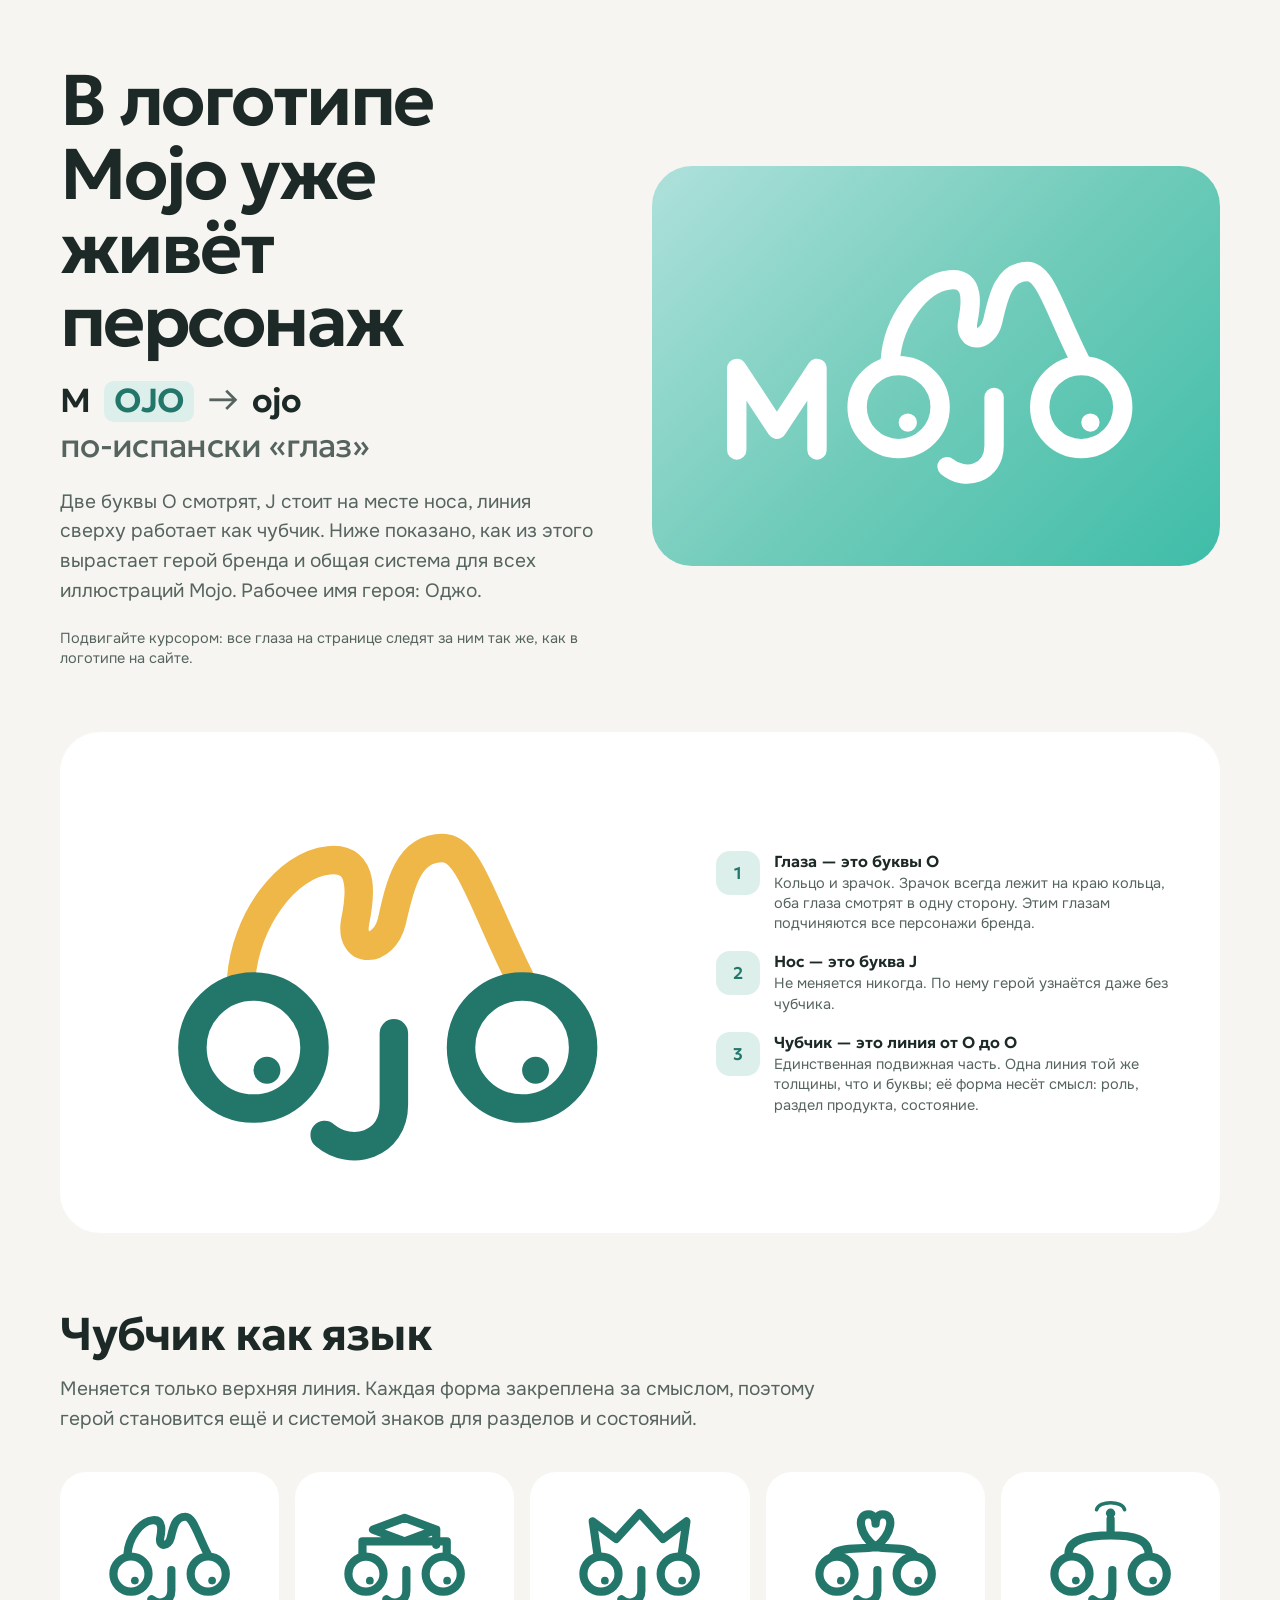
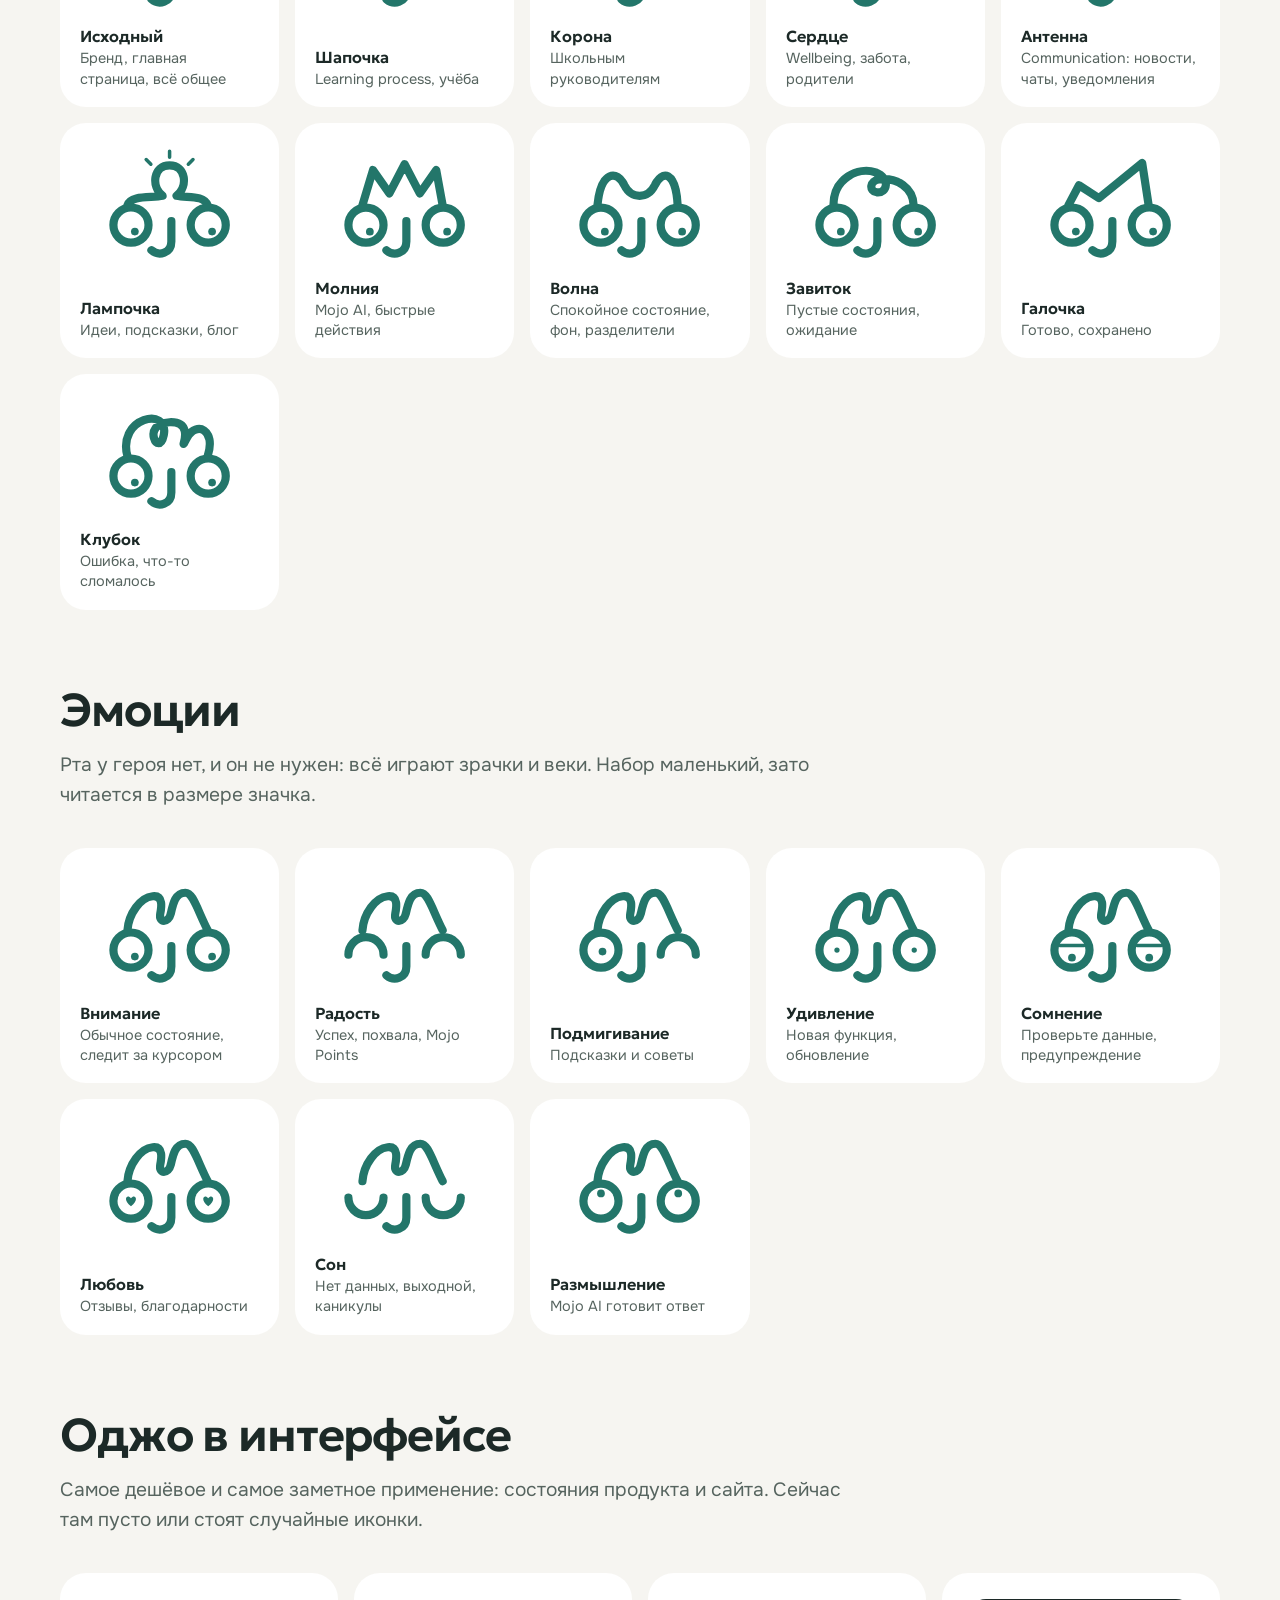
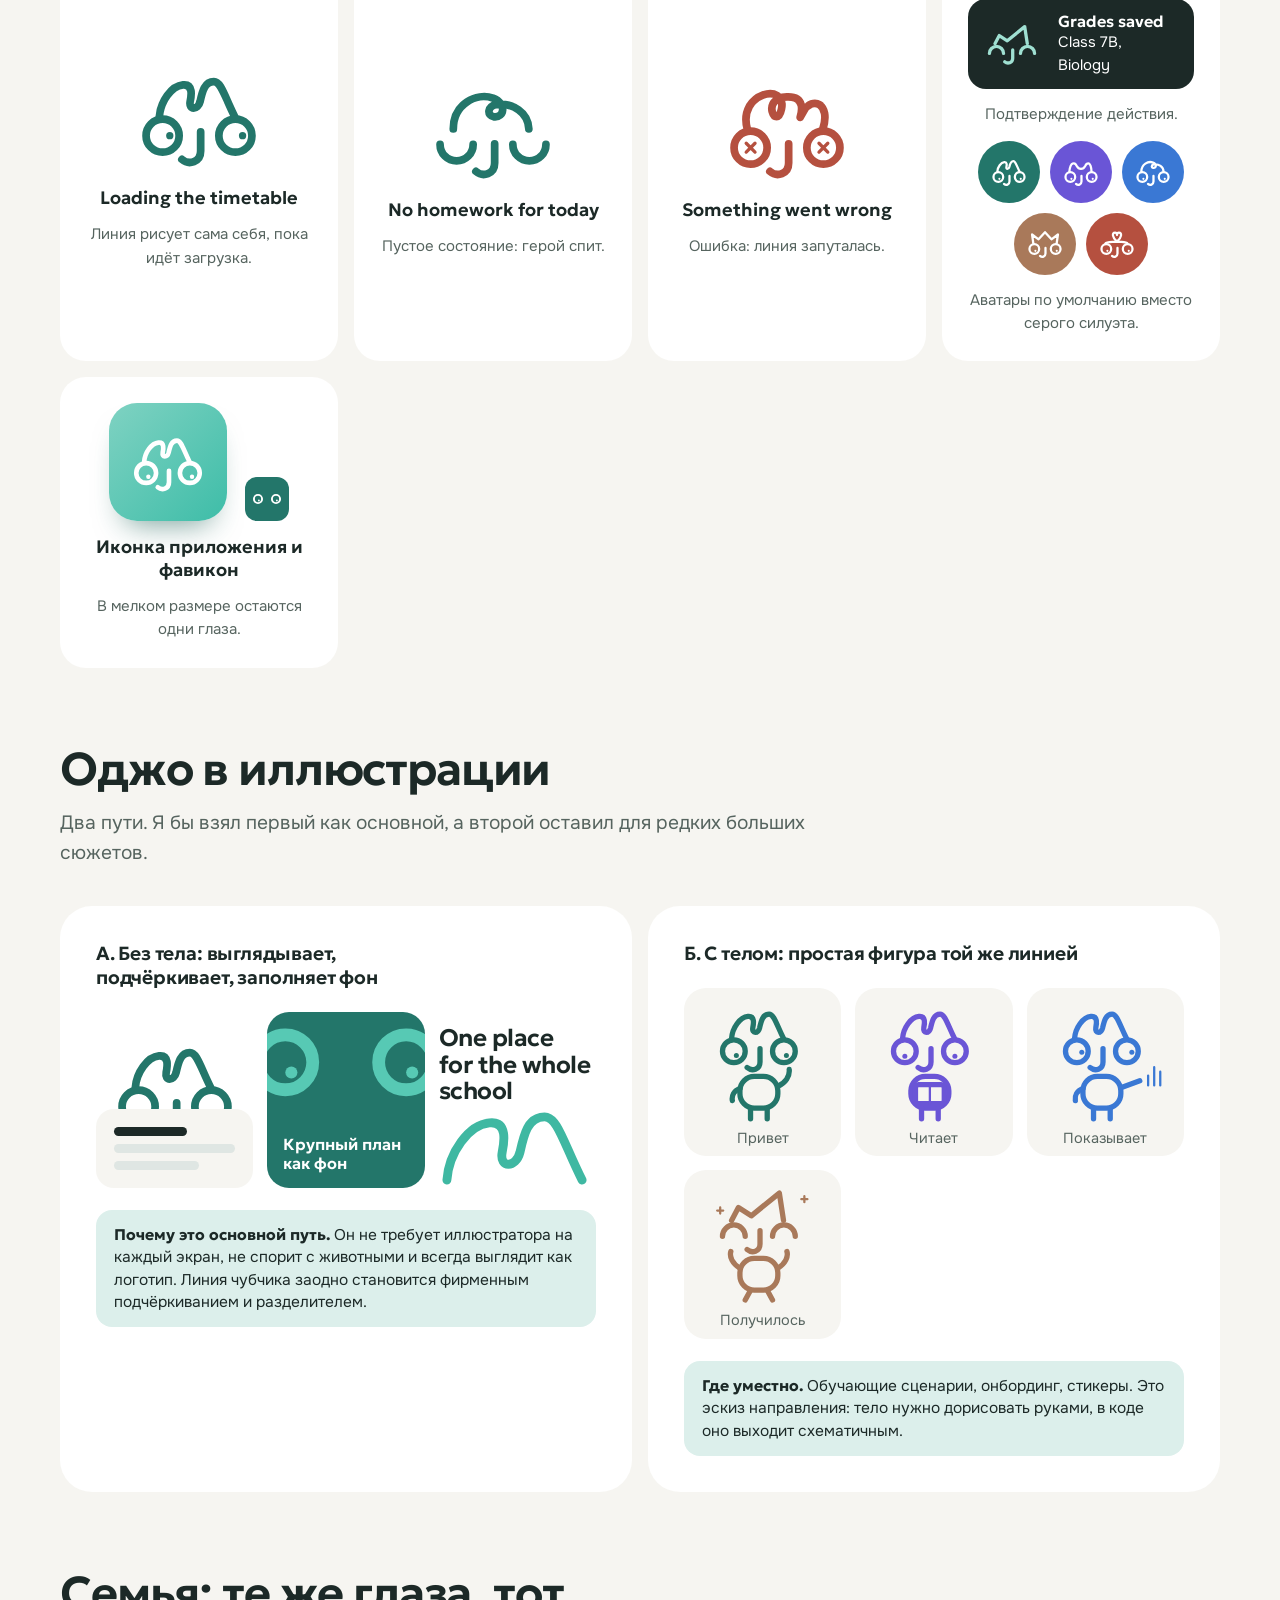
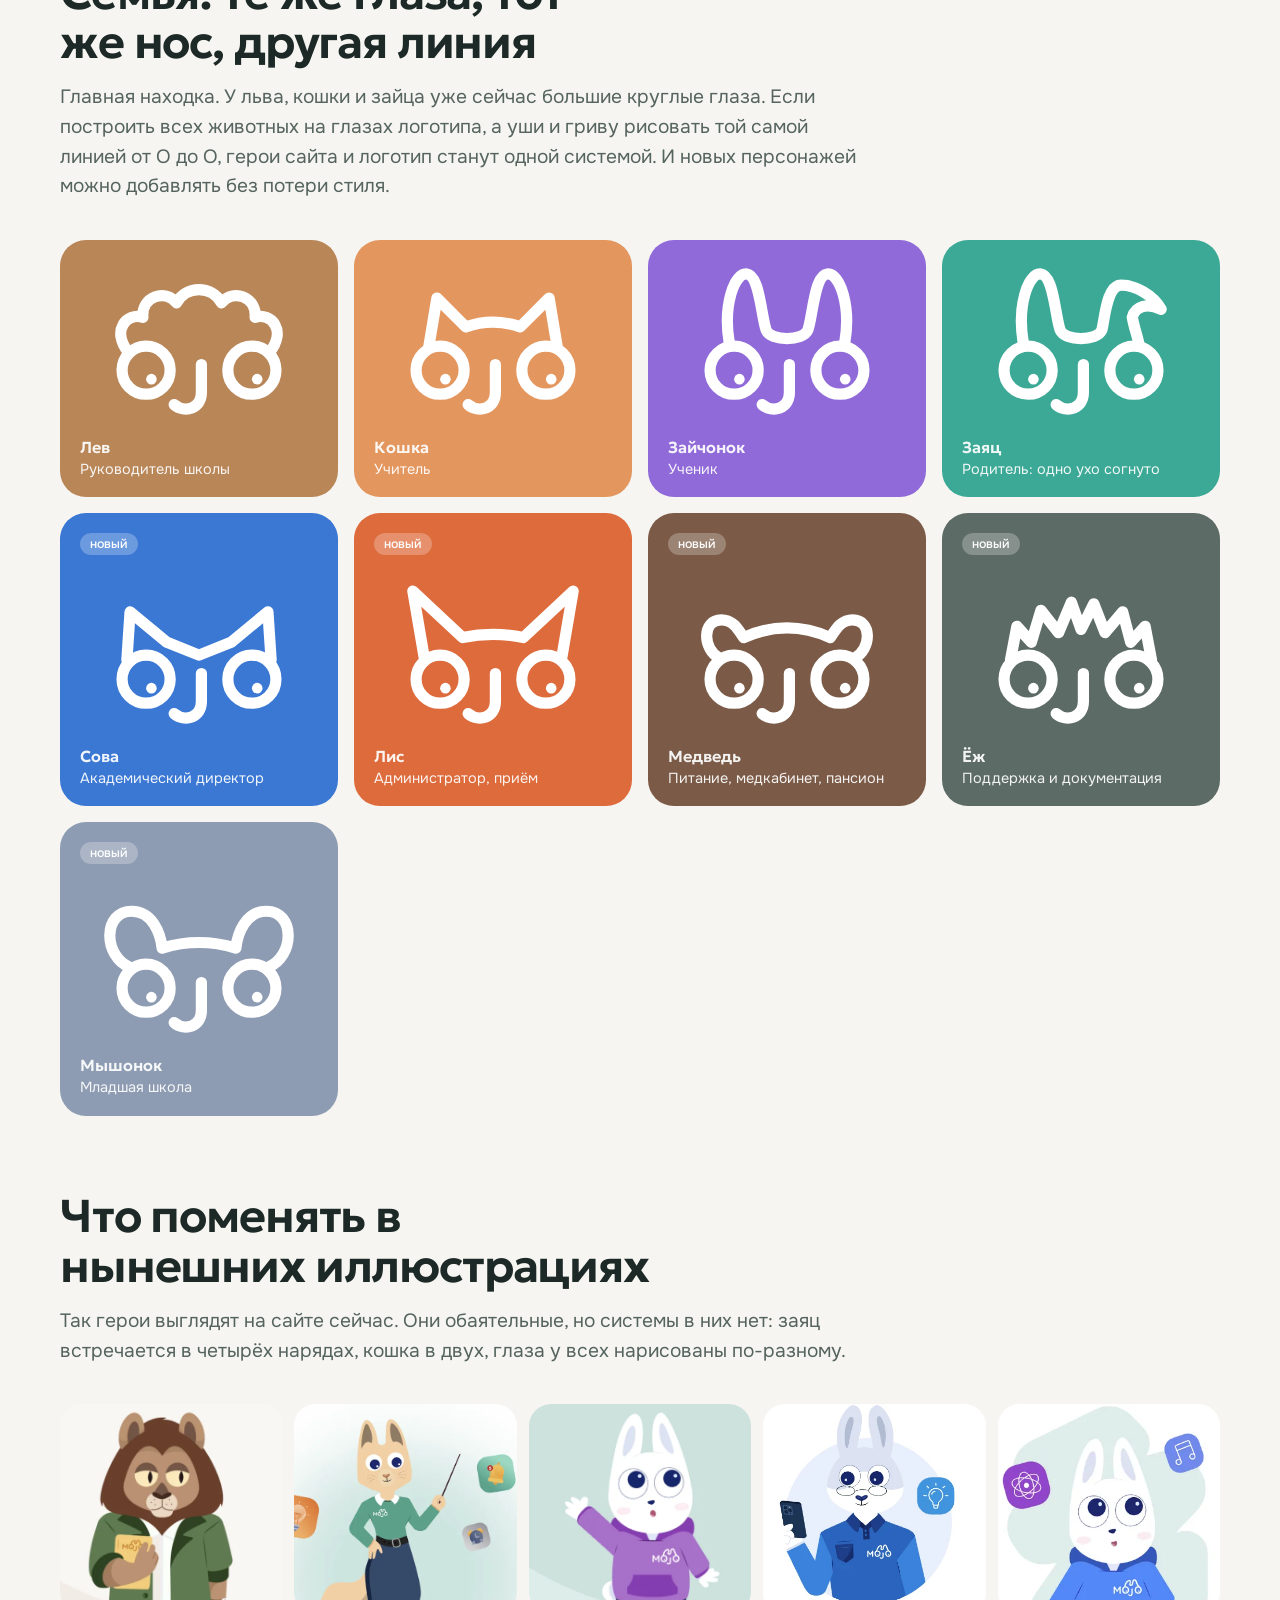
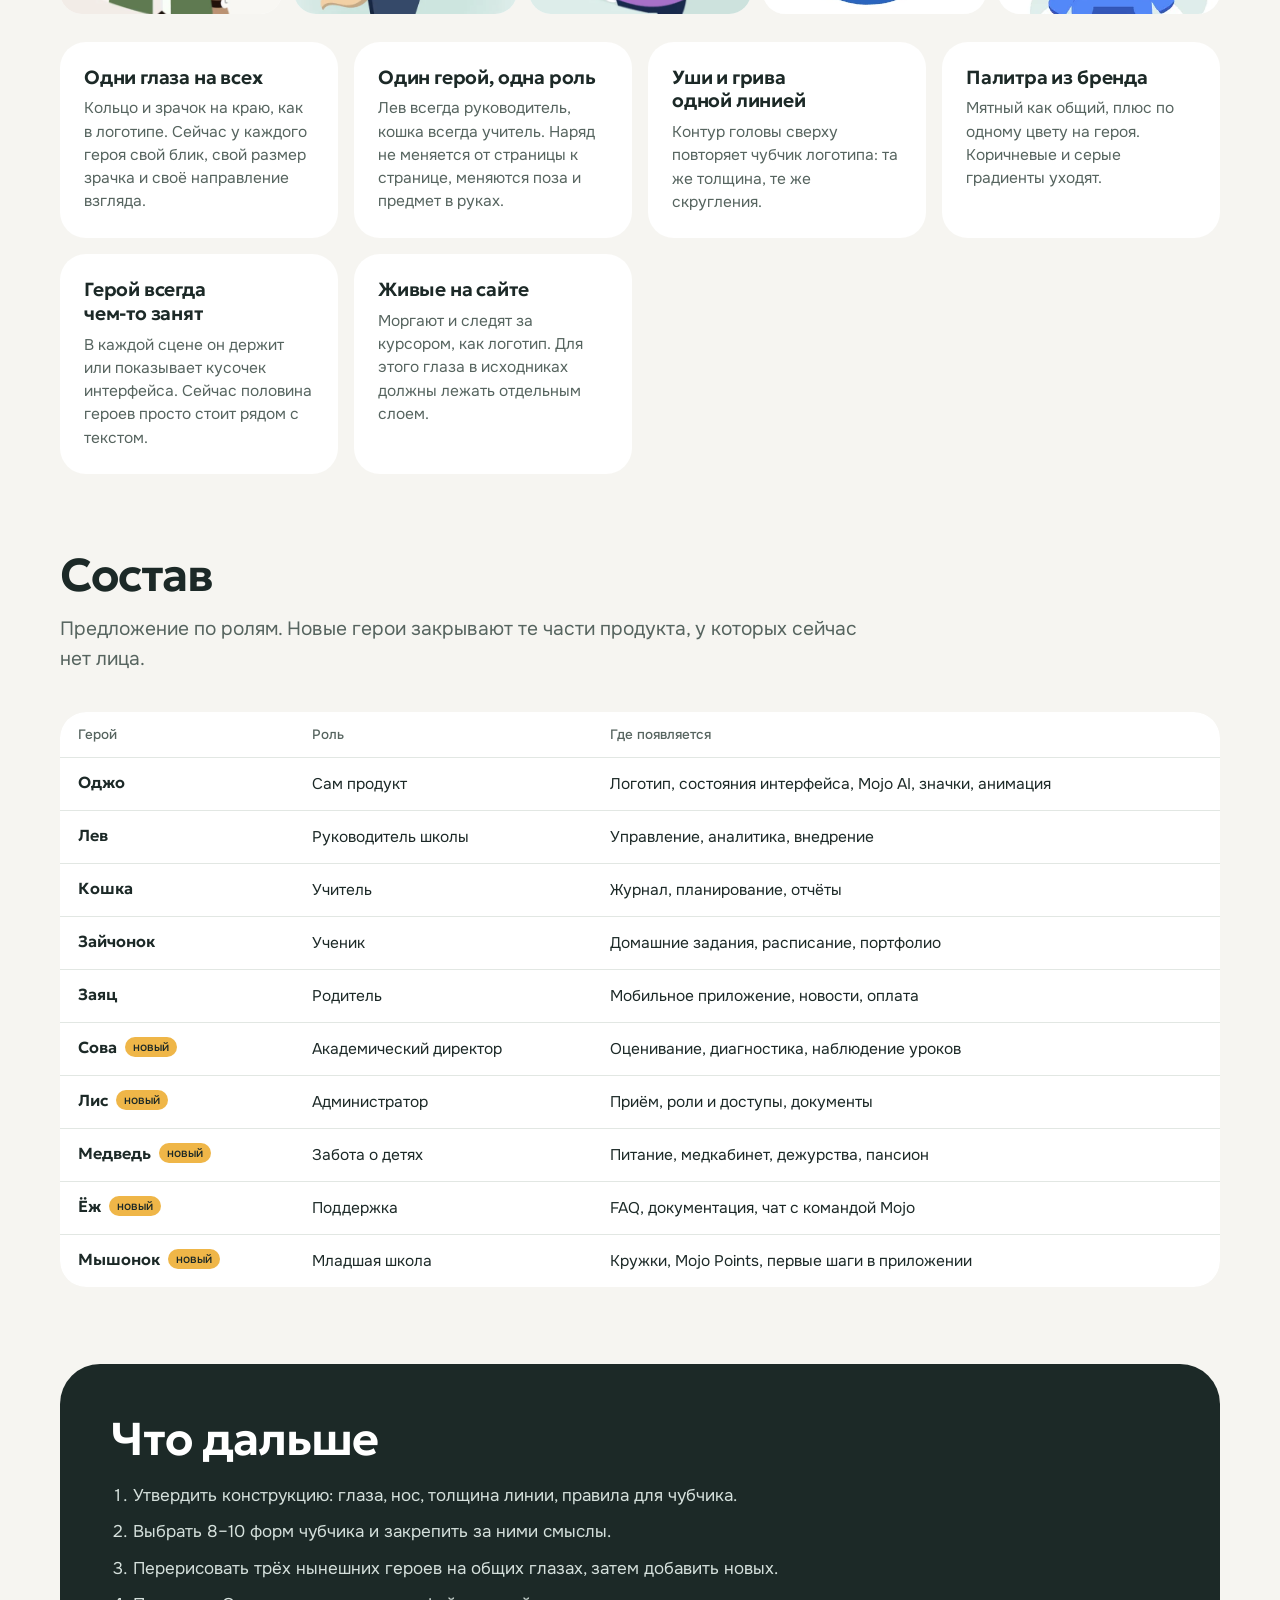
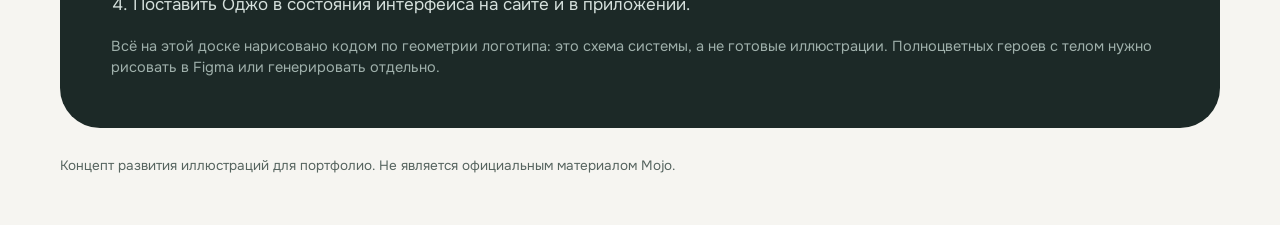
<file: boards/characters.html>
<!doctype html><html lang="ru"><head><meta charset="utf-8"><meta name="viewport" content="width=device-width,initial-scale=1"><style>body{margin:0}img{max-width:100%}[hidden]{display:none!important}</style></head><body><title>Mojo Character System</title>
<link rel="stylesheet" href="https://fonts.googleapis.com/css2?family=Geologica:wght@400..700&family=Onest:wght@400..600&display=swap">
<style>
/* Layout: a working board. Left-aligned section heads, grids of drawn specimens; the character is the only loud thing. Single light theme by choice. */
:root{
  --paper:#f6f5f1; --white:#fff; --ink:#1c2927; --ink-2:#56645f; --line:#e2e7e3;
  --mint:#3fb8a2; --mint-deep:#23766a; --mint-wash:#dcefeb;
  --sand:#f2ede8; --peri:#e5ebfd; --lilac:#ece6fb; --butter:#fbf0d6; --rose:#f8e6e2;
  --display:"Geologica","Onest",system-ui,sans-serif; --body:"Onest",system-ui,-apple-system,"Segoe UI",sans-serif;
  --gutter:clamp(16px,4vw,40px);
}
*{box-sizing:border-box}
body{background:var(--paper);color:var(--ink);font:400 17px/1.55 var(--body);-webkit-font-smoothing:antialiased}
h1,h2,h3,p,ul,ol,figure{margin:0}ul,ol{padding:0;list-style:none}
h1,h2,h3{font-family:var(--display);font-weight:600;letter-spacing:-.025em;text-wrap:balance}
h1{font-size:clamp(38px,5.6vw,72px);line-height:1.03;letter-spacing:-.035em}
h2{font-size:clamp(28px,3.6vw,46px);line-height:1.08}
h3{font-size:19px;line-height:1.25;letter-spacing:-.01em}
.lead{font-size:clamp(17px,1.5vw,20px);color:var(--ink-2);max-width:62ch}
.wrap{max-width:1240px;margin-inline:auto;padding-inline:var(--gutter)}
.sec{padding-block:clamp(44px,6vw,88px)}
.head{display:grid;gap:14px;margin-bottom:clamp(24px,3vw,40px);max-width:860px}
.cap{font-size:14.5px;line-height:1.4;color:var(--ink-2)}
.cap b{display:block;color:var(--ink);font:600 16px/1.25 var(--display);margin-bottom:2px}

/* the character */
svg.ojo{display:block;width:100%;height:auto;fill:none;stroke:currentColor;stroke-width:14;stroke-linecap:round;stroke-linejoin:round;overflow:visible}
.ojo .fill{fill:currentColor;stroke:none}
.ojo .thin{stroke-width:6}
.ojo .pg{transform:translate(calc(var(--dx,.51)*13px),calc(var(--dy,.86)*13px));transition:transform .16s ease-out}
.ojo .pupil{transform-box:fill-box;transform-origin:center;animation:blink 5.2s infinite}
@keyframes blink{0%,93%,100%{transform:scaleY(1)}96.5%{transform:scaleY(.08)}}
.ojo .draw{stroke-dasharray:1;animation:draw 2.6s ease-in-out infinite}
@keyframes draw{0%{stroke-dashoffset:1}55%,80%{stroke-dashoffset:0}100%{stroke-dashoffset:-1}}
@media (prefers-reduced-motion:reduce){.ojo .pupil,.ojo .draw{animation:none}.ojo .pg{transition:none}}

/* hero */
.hero{display:grid;grid-template-columns:minmax(0,1fr) minmax(0,1.05fr);gap:clamp(24px,4vw,64px);align-items:center;padding-block:clamp(28px,5vw,72px)}
.hero__copy{display:grid;gap:22px}
.hero__art{background:linear-gradient(135deg,#aee1db 0%,#6fcbb9 52%,#3ebda8 100%);border-radius:40px;padding:clamp(28px,5vw,64px);color:var(--white)}
.eq{min-width:0;display:flex;flex-wrap:wrap;align-items:baseline;gap:6px 14px;font:600 clamp(22px,2.6vw,34px)/1.1 var(--display);letter-spacing:-.02em}
.eq span{color:var(--ink-2);font-weight:400}
.eq mark{background:var(--mint-wash);color:var(--mint-deep);border-radius:10px;padding:2px 10px}
@media (max-width:860px){.hero{grid-template-columns:1fr}}

/* anatomy */
.anat{display:grid;grid-template-columns:minmax(0,1.1fr) minmax(0,.9fr);gap:clamp(20px,4vw,56px);align-items:center;background:var(--white);border-radius:40px;padding:clamp(20px,4vw,56px)}
.anat svg{color:var(--mint-deep)}
.anat .hl{color:#efb648}
.parts{display:grid;gap:18px}
.parts li{display:grid;grid-template-columns:44px minmax(0,1fr);gap:14px;align-items:start}
.parts i{width:44px;height:44px;border-radius:14px;display:grid;place-items:center;font:600 17px var(--display);font-style:normal;background:var(--mint-wash);color:var(--mint-deep)}
@media (max-width:860px){.anat{grid-template-columns:1fr}}

/* specimen grids */
.grid{display:grid;grid-template-columns:repeat(auto-fill,minmax(200px,1fr));gap:16px}
.tile{background:var(--white);border-radius:26px;padding:20px 20px 18px;display:grid;gap:14px;align-content:space-between;color:var(--mint-deep)}
.tile svg{padding:6px 10px 0}
.tile--c{color:var(--white)}
.tile--c .cap,.tile--c .cap b{color:var(--white)}
.tile--c .cap{opacity:.92}
.grid--fam{grid-template-columns:repeat(auto-fill,minmax(230px,1fr))}
.badge{justify-self:start;font:500 12.5px var(--body);padding:3px 10px;border-radius:999px;background:rgba(255,255,255,.25)}

/* ui mocks */
.ui{display:grid;grid-template-columns:repeat(auto-fit,minmax(260px,1fr));gap:16px}
.mock{background:var(--white);border-radius:26px;padding:26px;display:grid;gap:14px;justify-items:center;text-align:center;align-content:center;min-height:270px}
.mock>[data-o]>svg{width:150px;color:var(--mint-deep)}
.mock p{font-size:15px;color:var(--ink-2);max-width:26ch}
.mock b{font:600 18px var(--display)}
.mock--err>[data-o]>svg{color:#b5503f}
.avs{display:flex;flex-wrap:wrap;gap:10px;justify-content:center}
.av{width:62px;height:62px;border-radius:50%;display:grid;place-items:center;color:var(--white);padding:9px}
.icons{display:flex;gap:18px;align-items:flex-end;justify-content:center}
.appicon{width:118px;height:118px;border-radius:28px;background:linear-gradient(135deg,#7fd2c2,#3ebda8);color:#fff;display:grid;place-items:center;padding:14px;box-shadow:0 18px 30px -16px rgba(20,90,78,.6)}
.fav{width:44px;height:44px;border-radius:12px;background:var(--mint-deep);color:#fff;display:grid;place-items:center;padding:7px}
.toast{display:flex;align-items:center;gap:14px;background:var(--ink);color:var(--white);border-radius:18px;padding:12px 20px 12px 12px;font-size:15px;text-align:left}
.toast svg{width:64px;color:#9fe0d2}

/* illustration directions */
.duo{display:grid;grid-template-columns:repeat(2,minmax(0,1fr));gap:16px}
.panel{background:var(--white);border-radius:32px;padding:clamp(20px,3vw,36px);display:grid;gap:22px;align-content:start}
.panel__row{display:grid;grid-template-columns:repeat(auto-fit,minmax(120px,1fr));gap:14px;align-items:end}
.peek{position:relative;padding-top:74px}
.peek svg{position:absolute;top:0;left:50%;width:min(150px,100%);transform:translateX(-50%);color:var(--mint-deep)}
.peek__card{position:relative;background:var(--paper);border-radius:18px;padding:18px;display:grid;gap:8px}
.peek__card i{display:block;height:9px;border-radius:5px;background:#dfe6e3}
.peek__card i:first-child{width:60%;background:var(--ink)}
.super{border-radius:22px;background:var(--mint-deep);color:#57c9b4;height:176px;overflow:hidden;position:relative}
.super svg{position:absolute;width:128%;left:-14%;top:10px}
.super span{position:absolute;left:16px;right:12px;bottom:14px;color:#fff;font:600 16px/1.2 var(--display)}
.under{display:grid;gap:4px;align-content:center;font:600 24px/1.1 var(--display);letter-spacing:-.02em}
.under svg{width:150px;color:var(--mint);stroke-width:9}
.pose{color:var(--mint-deep);background:var(--paper);border-radius:22px;padding:14px 18px 8px}
.pose:nth-child(2){color:#6a55d6}.pose:nth-child(3){color:#3a78d4}.pose:nth-child(4){color:#a9795a}
.verdict{background:var(--mint-wash);border-radius:16px;padding:14px 18px;font-size:15.5px;line-height:1.45}
.verdict b{font-family:var(--display)}
@media (max-width:860px){.duo{grid-template-columns:1fr}}

/* current cast */
.now{display:grid;grid-template-columns:repeat(auto-fit,minmax(150px,1fr));gap:12px;margin-bottom:28px}
.now img{width:100%;height:210px;object-fit:cover;object-position:top;border-radius:22px;background:var(--white)}
.rules{display:grid;grid-template-columns:repeat(auto-fit,minmax(270px,1fr));gap:16px;counter-reset:r}
.rules li{background:var(--white);border-radius:26px;padding:24px;display:grid;gap:8px;align-content:start}
.rules p{font-size:15.5px;line-height:1.5;color:var(--ink-2)}
.cast{width:100%;border-collapse:collapse;background:var(--white);border-radius:26px;overflow:hidden;font-size:15.5px}
.cast th,.cast td{text-align:left;padding:14px 18px;border-bottom:1px solid var(--line);vertical-align:top}
.cast tr:last-child td{border-bottom:0}
.cast th{font:500 13.5px var(--body);color:var(--ink-2)}
.cast td:first-child{font:600 16px var(--display);white-space:nowrap}
.cast .new{font:500 12px var(--body);background:#efb648;border-radius:999px;padding:2px 8px;margin-left:8px;vertical-align:2px}
.tablewrap{overflow-x:auto;border-radius:26px}
.next{background:var(--ink);color:#d5e0dc;border-radius:40px;padding:clamp(24px,4vw,56px);display:grid;gap:18px}
.next h2{color:var(--white)}
.next ol{display:grid;gap:10px;list-style:decimal;padding-left:22px;max-width:70ch}
footer{padding-block:28px 48px;font-size:13.5px;color:var(--ink-2)}
</style>

<div class="wrap">
  <section class="hero">
    <div class="hero__copy">
      <h1>В логотипе Mojo уже живёт персонаж</h1>
      <div class="eq">M<mark>OJO</mark> <span>→</span> ojo <span>по-испански «глаз»</span></div>
      <p class="lead">Две буквы O смотрят, J стоит на месте носа, линия сверху работает как чубчик. Ниже показано, как из этого вырастает герой бренда и общая система для всех иллюстраций Mojo. Рабочее имя героя: Оджо.</p>
      <p class="cap">Подвигайте курсором: все глаза на странице следят за ним так же, как в логотипе на сайте.</p>
    </div>
    <div class="hero__art" data-o='{"m":1,"track":1}'></div>
  </section>

  <section class="sec" style="padding-top:0">
    <div class="anat">
      <div data-o='{"track":1,"anat":1}'></div>
      <ul class="parts">
        <li><i>1</i><div class="cap"><b>Глаза — это буквы O</b>Кольцо и зрачок. Зрачок всегда лежит на краю кольца, оба глаза смотрят в одну сторону. Этим глазам подчиняются все персонажи бренда.</div></li>
        <li><i>2</i><div class="cap"><b>Нос — это буква J</b>Не меняется никогда. По нему герой узнаётся даже без чубчика.</div></li>
        <li><i>3</i><div class="cap"><b>Чубчик — это линия от O до O</b>Единственная подвижная часть. Одна линия той же толщины, что и буквы; её форма несёт смысл: роль, раздел продукта, состояние.</div></li>
      </ul>
    </div>
  </section>

  <section class="sec" style="padding-top:0">
    <div class="head"><h2>Чубчик как язык</h2><p class="lead">Меняется только верхняя линия. Каждая форма закреплена за смыслом, поэтому герой становится ещё и системой знаков для разделов и состояний.</p></div>
    <div class="grid" id="tops"></div>
  </section>

  <section class="sec" style="padding-top:0">
    <div class="head"><h2>Эмоции</h2><p class="lead">Рта у героя нет, и он не нужен: всё играют зрачки и веки. Набор маленький, зато читается в размере значка.</p></div>
    <div class="grid" id="emo"></div>
  </section>

  <section class="sec" style="padding-top:0">
    <div class="head"><h2>Оджо в интерфейсе</h2><p class="lead">Самое дешёвое и самое заметное применение: состояния продукта и сайта. Сейчас там пусто или стоят случайные иконки.</p></div>
    <div class="ui">
      <div class="mock"><div data-o='{"top":"orig","draw":1,"look":[1,0]}'></div><b>Loading the timetable</b><p>Линия рисует сама себя, пока идёт загрузка.</p></div>
      <div class="mock"><div data-o='{"top":"curl","eyes":"sleep"}'></div><b>No homework for today</b><p>Пустое состояние: герой спит.</p></div>
      <div class="mock mock--err"><div data-o='{"top":"tangle","eyes":"dizzy"}'></div><b>Something went wrong</b><p>Ошибка: линия запуталась.</p></div>
      <div class="mock"><div class="toast"><div data-o='{"top":"check","eyes":"happy"}'></div><span><b style="display:block;font-size:16px">Grades saved</b>Class 7B, Biology</span></div><p>Подтверждение действия.</p>
        <div class="avs" id="avs"></div><p>Аватары по умолчанию вместо серого силуэта.</p></div>
      <div class="mock"><div class="icons"><div class="appicon" data-o='{"top":"orig"}'></div><div class="fav" data-o='{"top":"none","nose":0,"vb":"40 106 220 88"}'></div></div><b>Иконка приложения и фавикон</b><p>В мелком размере остаются одни глаза.</p></div>
    </div>
  </section>

  <section class="sec" style="padding-top:0">
    <div class="head"><h2>Оджо в иллюстрации</h2><p class="lead">Два пути. Я бы взял первый как основной, а второй оставил для редких больших сюжетов.</p></div>
    <div class="duo">
      <div class="panel"><h3>А. Без тела: выглядывает, подчёркивает, заполняет фон</h3>
        <div class="panel__row">
          <div class="peek"><div data-o='{"top":"orig","track":1}'></div><div class="peek__card"><i></i><i></i><i style="width:70%"></i></div></div>
          <div class="super"><div data-o='{"top":"none","nose":0,"track":1,"vb":"40 106 220 88"}'></div><span>Крупный план как фон</span></div>
          <div class="under">One place<br>for the whole school<svg class="ojo" viewBox="70 44 152 80"><path d="M78,116 C80,88 100,60 121,58 C140,56 136,78 134,88 C131,104 148,104 152,88 C156,70 160,52 177,52 C190,52 196,78 215,116"/></svg></div>
        </div>
        <p class="verdict"><b>Почему это основной путь.</b> Он не требует иллюстратора на каждый экран, не спорит с животными и всегда выглядит как логотип. Линия чубчика заодно становится фирменным подчёркиванием и разделителем.</p>
      </div>
      <div class="panel"><h3>Б. С телом: простая фигура той же линией</h3>
        <div class="panel__row" id="poses"></div>
        <p class="verdict"><b>Где уместно.</b> Обучающие сценарии, онбординг, стикеры. Это эскиз направления: тело нужно дорисовать руками, в коде оно выходит схематичным.</p>
      </div>
    </div>
  </section>

  <section class="sec" style="padding-top:0">
    <div class="head"><h2>Семья: те же глаза, тот же нос, другая линия</h2><p class="lead">Главная находка. У льва, кошки и зайца уже сейчас большие круглые глаза. Если построить всех животных на глазах логотипа, а уши и гриву рисовать той самой линией от O до O, герои сайта и логотип станут одной системой. И новых персонажей можно добавлять без потери стиля.</p></div>
    <div class="grid grid--fam" id="fam"></div>
  </section>

  <section class="sec" style="padding-top:0">
    <div class="head"><h2>Что поменять в нынешних иллюстрациях</h2><p class="lead">Так герои выглядят на сайте сейчас. Они обаятельные, но системы в них нет: заяц встречается в четырёх нарядах, кошка в двух, глаза у всех нарисованы по-разному.</p></div>
    <div class="now"><img src="[data-uri]" alt="Лев с сайта Mojo"><img src="[data-uri]" alt="Кошка-учитель с указкой"><img src="[data-uri]" alt="Заяц в фиолетовом худи"><img src="[data-uri]" alt="Заяц в очках и синем поло с телефоном"><img src="[data-uri]" alt="Заяц в синем худи"></div>
    <ul class="rules">
      <li><h3>Одни глаза на всех</h3><p>Кольцо и зрачок на краю, как в логотипе. Сейчас у каждого героя свой блик, свой размер зрачка и своё направление взгляда.</p></li>
      <li><h3>Один герой, одна роль</h3><p>Лев всегда руководитель, кошка всегда учитель. Наряд не меняется от страницы к странице, меняются поза и предмет в руках.</p></li>
      <li><h3>Уши и грива одной линией</h3><p>Контур головы сверху повторяет чубчик логотипа: та же толщина, те же скругления.</p></li>
      <li><h3>Палитра из бренда</h3><p>Мятный как общий, плюс по одному цвету на героя. Коричневые и серые градиенты уходят.</p></li>
      <li><h3>Герой всегда чем-то занят</h3><p>В каждой сцене он держит или показывает кусочек интерфейса. Сейчас половина героев просто стоит рядом с текстом.</p></li>
      <li><h3>Живые на сайте</h3><p>Моргают и следят за курсором, как логотип. Для этого глаза в исходниках должны лежать отдельным слоем.</p></li>
    </ul>
  </section>

  <section class="sec" style="padding-top:0">
    <div class="head"><h2>Состав</h2><p class="lead">Предложение по ролям. Новые герои закрывают те части продукта, у которых сейчас нет лица.</p></div>
    <div class="tablewrap"><table class="cast">
      <thead><tr><th>Герой</th><th>Роль</th><th>Где появляется</th></tr></thead>
      <tbody>
        <tr><td>Оджо</td><td>Сам продукт</td><td>Логотип, состояния интерфейса, Mojo AI, значки, анимация</td></tr>
        <tr><td>Лев</td><td>Руководитель школы</td><td>Управление, аналитика, внедрение</td></tr>
        <tr><td>Кошка</td><td>Учитель</td><td>Журнал, планирование, отчёты</td></tr>
        <tr><td>Зайчонок</td><td>Ученик</td><td>Домашние задания, расписание, портфолио</td></tr>
        <tr><td>Заяц</td><td>Родитель</td><td>Мобильное приложение, новости, оплата</td></tr>
        <tr><td>Сова<span class="new">новый</span></td><td>Академический директор</td><td>Оценивание, диагностика, наблюдение уроков</td></tr>
        <tr><td>Лис<span class="new">новый</span></td><td>Администратор</td><td>Приём, роли и доступы, документы</td></tr>
        <tr><td>Медведь<span class="new">новый</span></td><td>Забота о детях</td><td>Питание, медкабинет, дежурства, пансион</td></tr>
        <tr><td>Ёж<span class="new">новый</span></td><td>Поддержка</td><td>FAQ, документация, чат с командой Mojo</td></tr>
        <tr><td>Мышонок<span class="new">новый</span></td><td>Младшая школа</td><td>Кружки, Mojo Points, первые шаги в приложении</td></tr>
      </tbody></table></div>
  </section>

  <section class="next">
    <h2>Что дальше</h2>
    <ol>
      <li>Утвердить конструкцию: глаза, нос, толщина линии, правила для чубчика.</li>
      <li>Выбрать 8–10 форм чубчика и закрепить за ними смыслы.</li>
      <li>Перерисовать трёх нынешних героев на общих глазах, затем добавить новых.</li>
      <li>Поставить Оджо в состояния интерфейса на сайте и в приложении.</li>
    </ol>
    <p class="cap" style="color:#9fb0ab">Всё на этой доске нарисовано кодом по геометрии логотипа: это схема системы, а не готовые иллюстрации. Полноцветных героев с телом нужно рисовать в Figma или генерировать отдельно.</p>
  </section>
  <footer>Концепт развития иллюстраций для портфолио. Не является официальным материалом Mojo.</footer>
</div>

<script>
(function(){
  var TOP={
    orig:"M78,116 C80,88 100,60 121,58 C140,56 136,78 134,88 C131,104 148,104 152,88 C156,70 160,52 177,52 C190,52 196,78 215,116",
    curl:"M78,116 C78,70 120,50 150,60 C176,70 170,96 152,94 C138,92 140,74 156,72 C186,68 214,86 215,116",
    wave:"M78,116 C84,56 112,56 124,82 C136,106 164,106 176,82 C188,56 212,56 215,116",
    bolt:"M78,116 L96,56 L124,96 L150,46 L176,96 L204,56 L215,116",
    heart:"M78,116 C86,104 120,108 150,104 C120,80 118,48 138,48 C148,48 150,58 150,64 C150,58 152,48 162,48 C182,48 180,80 150,104 C180,108 208,104 215,116",
    cap:"M78,116 V94 H222 V116 M96,74 L150,54 L204,74 L150,94 Z M204,74 V100",
    crown:"M78,116 L70,60 L110,90 L150,46 L190,90 L230,60 L222,116",
    signal:"M78,116 C78,90 110,84 150,84 C190,84 215,90 215,116 M150,84 V56",
    bulb:"M78,116 C84,98 120,104 138,100 C118,84 122,48 150,48 C178,48 182,84 162,100 C180,104 208,98 215,116",
    check:"M78,116 L96,82 L130,104 L204,44 L215,116",
    tangle:"M78,116 C60,50 150,30 140,80 C132,120 100,60 150,58 C200,56 160,120 180,84 C196,56 230,70 215,116",
    none:"",
    rabbit:"M78,116 C70,70 84,28 100,30 C116,32 118,84 124,100 C130,114 170,114 176,100 C182,84 184,32 200,30 C216,28 230,70 222,116",
    hare:"M78,116 C70,70 84,28 100,30 C116,32 118,84 124,100 C130,114 170,114 176,100 C180,84 182,44 200,44 C218,44 240,56 250,74 C232,66 218,70 214,84 C216,96 220,106 222,116",
    cat:"M70,120 L80,60 L116,96 Q150,84 184,96 L220,60 L230,120",
    lion:"M62,128 C40,100 60,78 80,84 C78,58 108,48 122,66 C134,44 166,44 178,66 C192,48 222,58 220,84 C240,78 260,100 238,128",
    bear:"M66,124 C44,112 44,76 68,76 C84,76 90,90 96,98 Q150,74 204,98 C210,90 216,76 232,76 C256,76 256,112 234,124",
    owl:"M60,126 L64,66 L110,104 L150,120 L190,104 L236,66 L240,126",
    fox:"M64,122 L50,40 L112,98 Q150,90 188,98 L250,40 L236,122",
    hedgehog:"M62,126 L70,84 L88,104 L100,64 L122,92 L138,54 L150,88 L166,56 L180,92 L202,66 L212,104 L230,84 L238,126",
    mouse:"M64,124 C30,110 30,54 66,54 C92,54 102,82 104,100 Q150,86 196,100 C198,82 208,54 234,54 C270,54 270,110 236,124"
  };
  function eye(x,y,k){
    if(k==="happy")return '<path d="M'+(x-30)+','+(y+8)+' A30,30 0 0 1 '+(x+30)+','+(y+8)+'"/>';
    if(k==="sleep")return '<path d="M'+(x-30)+','+(y-6)+' A30,30 0 0 0 '+(x+30)+','+(y-6)+'"/>';
    var r='<circle cx="'+x+'" cy="'+y+'" r="30"/>';
    if(k==="wow")return r+'<circle class="fill" cx="'+x+'" cy="'+y+'" r="4.5"/>';
    if(k==="heart")return r+'<path class="fill" d="M'+x+','+(y+9)+' C'+(x-15)+','+(y-2)+' '+(x-7)+','+(y-13)+' '+x+','+(y-5)+' C'+(x+7)+','+(y-13)+' '+(x+15)+','+(y-2)+' '+x+','+(y+9)+' Z"/>';
    if(k==="dizzy")return r+'<path class="thin" d="M'+(x-8)+','+(y-8)+' l16,16 M'+(x+8)+','+(y-8)+' l-16,16"/>';
    var p='<g class="pg"><circle class="fill pupil" cx="'+x+'" cy="'+y+'" r="6.6"/></g>';
    if(k==="lid")return r+p+'<path class="thin" d="M'+(x-21)+','+(y-8)+' H'+(x+21)+'"/>';
    return r+p;
  }
  function ojo(o){
    o=o||{};var e=o.eyes||"open",el=e.pop?e[0]:e,er=e.pop?e[1]:e,top=TOP[o.top||"orig"],look=o.look||[.51,.86];
    var vb=o.vb||(o.m?"-48 22 318 196":"14 20 272 196"),s='<svg class="ojo'+(o.track?" track":"")+'" viewBox="'+vb+'" style="--dx:'+look[0]+';--dy:'+look[1]+'" role="img" aria-label="'+(o.label||"Оджо")+'">';
    s+=(o.under||"");
    if(o.m)s+='<path d="M-33,181 V122 L-4,166 L25,122 V181"/>';
    if(top)s+='<path'+(o.draw?' class="draw" pathLength="1"':'')+(o.anat?' class="hl"':'')+' d="'+top+'"/>';
    if(o.top==="signal")s+='<circle class="fill" cx="150" cy="46" r="8"/><path class="thin" d="M126,40 C130,24 170,24 174,40"/>';
    if(o.top==="bulb")s+='<path class="thin" d="M150,34 V24 M118,46 L110,38 M182,46 L190,38"/>';
    s+=eye(84,150,el)+eye(216,150,er);
    if(o.nose!==0)s+='<path d="M153,143 V178 C153,198 132,204 119,193"/>';
    return s+(o.extra||"")+"</svg>";
  }
  [].forEach.call(document.querySelectorAll("[data-o]"),function(n){n.innerHTML=ojo(JSON.parse(n.dataset.o))});
  function tile(o,name,text,bg,badge){return '<div class="tile'+(bg?' tile--c" style="background:'+bg:'')+'">'+(badge?'<span class="badge">'+badge+'</span>':'')+ojo(o)+'<div class="cap"><b>'+name+'</b>'+text+'</div></div>'}
  document.getElementById("tops").innerHTML=[
    ["orig","Исходный","Бренд, главная страница, всё общее"],["cap","Шапочка","Learning process, учёба"],["crown","Корона","Школьным руководителям"],["heart","Сердце","Wellbeing, забота, родители"],
    ["signal","Антенна","Communication: новости, чаты, уведомления"],["bulb","Лампочка","Идеи, подсказки, блог"],["bolt","Молния","Mojo AI, быстрые действия"],["wave","Волна","Спокойное состояние, фон, разделители"],
    ["curl","Завиток","Пустые состояния, ожидание"],["check","Галочка","Готово, сохранено"],["tangle","Клубок","Ошибка, что-то сломалось"]
  ].map(function(t){return tile({top:t[0],track:1},t[1],t[2])}).join("");
  document.getElementById("emo").innerHTML=[
    [{track:1},"Внимание","Обычное состояние, следит за курсором"],[{eyes:"happy"},"Радость","Успех, похвала, Mojo Points"],[{eyes:["open","happy"],look:[.2,.2]},"Подмигивание","Подсказки и советы"],[{eyes:"wow"},"Удивление","Новая функция, обновление"],
    [{eyes:"lid",look:[0,1]},"Сомнение","Проверьте данные, предупреждение"],[{eyes:"heart"},"Любовь","Отзывы, благодарности"],[{eyes:"sleep"},"Сон","Нет данных, выходной, каникулы"],[{look:[0,-1]},"Размышление","Mojo AI готовит ответ"]
  ].map(function(t){return tile(t[0],t[1],t[2])}).join("");
  document.getElementById("avs").innerHTML=[["#23766a","orig"],["#6a55d6","wave"],["#3a78d4","curl"],["#a9795a","crown"],["#b5503f","heart"]].map(function(a){return '<div class="av" style="background:'+a[0]+'">'+ojo({top:a[1]})+"</div>"}).join("");
  document.getElementById("fam").innerHTML=[
    ["lion","Лев","Руководитель школы","#b98658",""],["cat","Кошка","Учитель","#e3975f",""],["rabbit","Зайчонок","Ученик","#8f6ad8",""],["hare","Заяц","Родитель: одно ухо согнуто","#3ba995",""],
    ["owl","Сова","Академический директор","#3a78d4","новый"],["fox","Лис","Администратор, приём","#dd6b3c","новый"],["bear","Медведь","Питание, медкабинет, пансион","#7b5b47","новый"],["hedgehog","Ёж","Поддержка и документация","#5d6b66","новый"],["mouse","Мышонок","Младшая школа","#8e9cb3","новый"]
  ].map(function(f){return tile({top:f[0],track:1,label:f[1]},f[1],f[2],f[3],f[4])}).join("");
  var body='<rect x="100" y="216" width="100" height="84" rx="38"/>',legs='<path d="M128,300 V328 M172,300 V328"/>',vb="0 20 320 322";
  document.getElementById("poses").innerHTML=[
    [body+legs+'<path d="M100,248 C84,254 78,268 80,280 M200,242 C220,234 232,216 230,198"/>',{},"Привет"],
    [body+legs+'<rect x="112" y="238" width="76" height="50" rx="8"/><path class="thin" d="M150,238 V288"/>',{look:[0,1]},"Читает"],
    [body+legs+'<path d="M100,248 C84,254 78,268 80,280 M200,246 L250,228"/><path class="thin" d="M272,240 V214 M288,240 V192 M304,240 V204"/>',{look:[1,.2]},"Показывает"],
    [body+'<path d="M128,300 L114,326 M172,300 L186,326 M100,242 C80,230 72,212 76,198 M200,242 C220,230 228,212 224,198"/><path class="thin" d="M40,90 h16 M48,82 v16 M262,60 h16 M270,52 v16"/>',{eyes:"happy",top:"check"},"Получилось"]
  ].map(function(p){var o=p[1];o.extra=p[0];o.vb=vb;return '<div class="pose">'+ojo(o)+'<div class="cap" style="text-align:center;padding-top:4px">'+p[2]+"</div></div>"}).join("");

  if(!matchMedia("(prefers-reduced-motion: reduce)").matches){
    var raf=0,px=0,py=0,list=[].slice.call(document.querySelectorAll("svg.track"));
    addEventListener("pointermove",function(e){if(e.pointerType==="touch")return;px=e.clientX;py=e.clientY;if(!raf)raf=requestAnimationFrame(look)},{passive:true});
    function look(){raf=0;list.forEach(function(s){var r=s.getBoundingClientRect();if(r.bottom<-100||r.top>innerHeight+100)return;
      var a=Math.atan2(py-(r.top+r.height*.62),px-(r.left+r.width/2));s.style.setProperty("--dx",Math.cos(a).toFixed(3));s.style.setProperty("--dy",Math.sin(a).toFixed(3))})}
  }
})();
</script>
</body></html>
</file>
